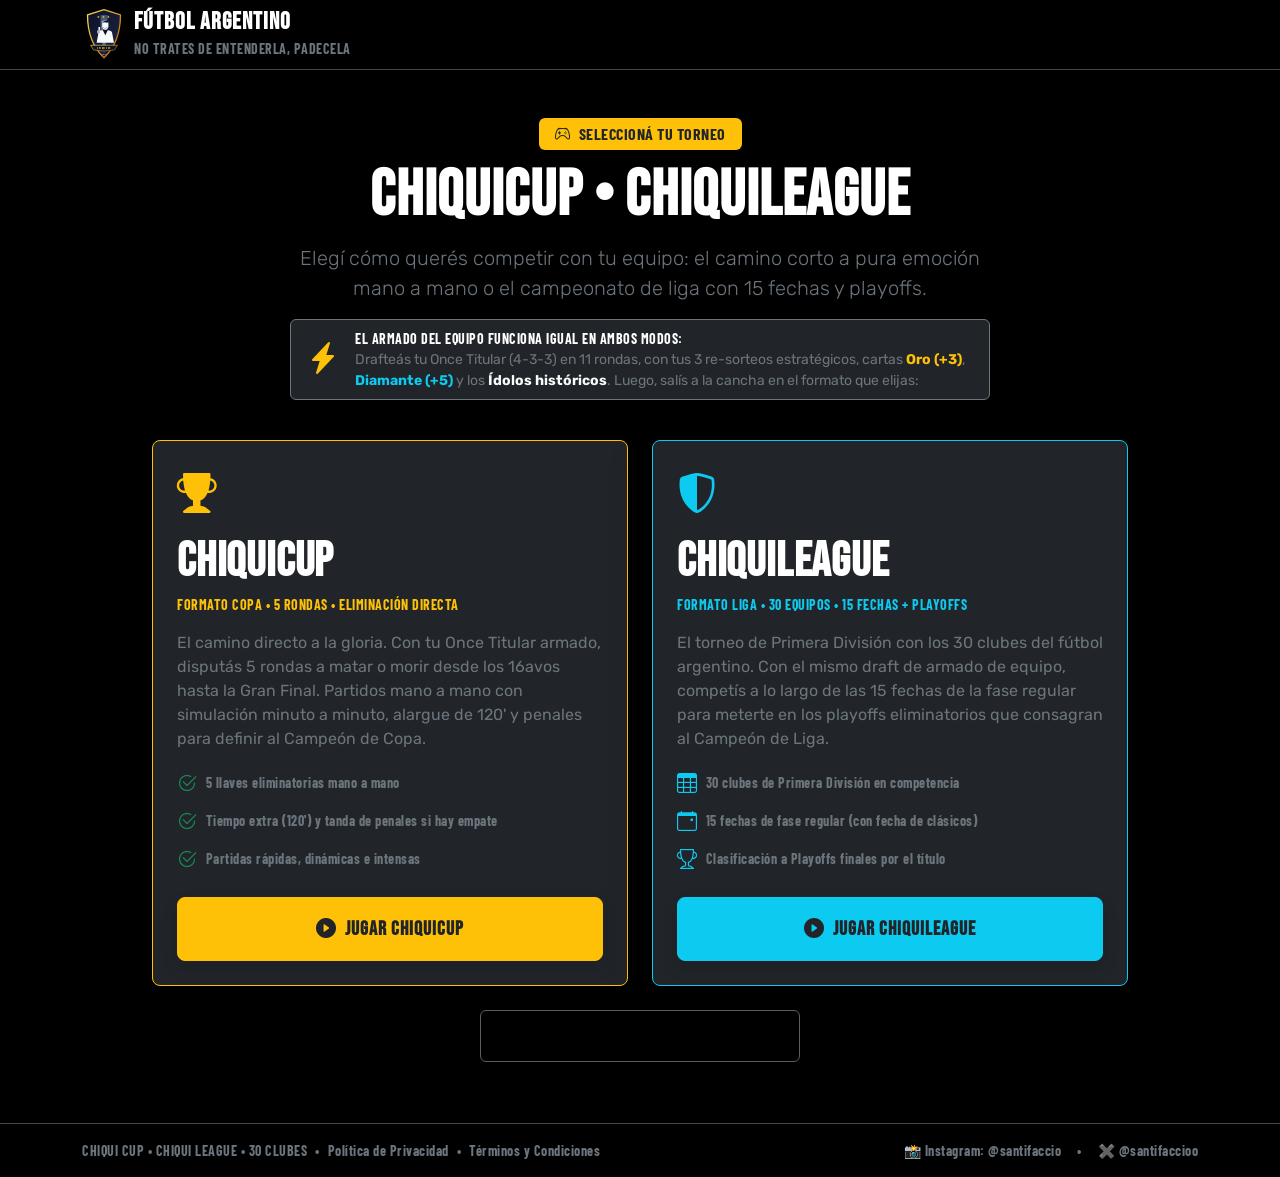
<file: index.html>
<!DOCTYPE html>
<html lang="es" data-bs-theme="dark">
<head>
    <meta charset="UTF-8">
    <meta name="viewport" content="width=device-width, initial-scale=1.0">
    <meta name="monetag" content="f763197ba24f229bb33eb475368ce488">
    <title>ChiquiCup & ChiquiLeague &bull; Menú Principal</title>
    <meta name="description" content="Elegí tu formato: ChiquiCup (Eliminación directa mano a mano) o ChiquiLeague (Liga de 30 equipos, 15 fechas y playoffs).">
    
    <link href="https://cdn.jsdelivr.net/npm/bootstrap@5.3.3/dist/css/bootstrap.min.css" rel="stylesheet">
    
    <link href="https://cdn.jsdelivr.net/npm/bootstrap-icons@1.11.3/font/bootstrap-icons.min.css" rel="stylesheet">
    
    <link rel="preconnect" href="https://fonts.googleapis.com">
    <link rel="preconnect" href="https://fonts.gstatic.com" crossorigin>
    <link href="https://fonts.googleapis.com/css2?family=Barlow+Condensed:ital,wght@0,600;0,700;0,800;0,900;1,700&family=Bebas+Neue&family=Rubik:ital,wght@0,400;0,500;0,600;0,700;1,400&display=swap" rel="stylesheet">
    <link rel="stylesheet" href="style.css">
    
    <!-- Google AdSense: Descomentar y colocar tu client ID de AdSense cuando tengas la cuenta aprobada -->
    <!-- <script async src="https://pagead2.googlesyndication.com/pagead/js/adsbygoogle.js?client=ca-pub-XXXXXXXXXXXXXXXX" crossorigin="anonymous"></script> -->
</head>
<body class="bg-black text-light min-vh-100 d-flex flex-column">

    
    <header class="navbar navbar-expand-lg bg-black border-bottom border-secondary-subtle px-3 py-2 sticky-top shadow-sm">
        <div class="container d-flex justify-content-between align-items-center">
            <div class="d-flex align-items-center gap-2">
                <div class="chiqui-logo-box">
                    <svg class="chiqui-svg" viewBox="0 0 100 120" xmlns="http://www.w3.org/2000/svg">
                        <defs>
                            <linearGradient id="shieldGrad" x1="0%" y1="0%" x2="100%" y2="100%">
                                <stop offset="0%" stop-color="#0b132b"/>
                                <stop offset="100%" stop-color="#1c2541"/>
                            </linearGradient>
                            <linearGradient id="argStripes" x1="0%" y1="0%" x2="0%" y2="100%">
                                <stop offset="0%" stop-color="#75aadb"/>
                                <stop offset="50%" stop-color="#ffffff"/>
                                <stop offset="100%" stop-color="#75aadb"/>
                            </linearGradient>
                            <linearGradient id="goldBorder" x1="0%" y1="0%" x2="100%" y2="100%">
                                <stop offset="0%" stop-color="#fde047"/>
                                <stop offset="100%" stop-color="#b45309"/>
                            </linearGradient>
                        </defs>
                        <path d="M50 4 L88 16 C88 60 76 90 50 115 C24 90 12 60 12 16 Z" fill="url(#shieldGrad)" stroke="url(#goldBorder)" stroke-width="3" stroke-linejoin="round"/>
                        <path d="M42 16 L58 16 C58 64 54 86 50 104 C46 86 42 64 42 16 Z" fill="url(#argStripes)" opacity="0.4"/>
                        <text x="50" y="24" font-size="7.5" fill="#facc15" text-anchor="middle" font-weight="900" letter-spacing="1">★ ★ ★</text>
                        <g fill="#f8fafc">
                            <path d="M46 36 C44 31 48 29 53 29 C58 29 61 31 60 36 C60 39 61 41 60 44 C59 48 56 50 53 50 C50 50 47 48 46 44 C45 41 47 39 46 36 Z"/>
                            <path d="M46 35 C48 29 56 27 60 30 C61 32 59 34 57 34 C54 32 49 32 46 35 Z" fill="#0b132b"/>
                            <path d="M48 43 C50 47 56 47 58 43 C57 48 49 48 48 43 Z" fill="#0b132b"/>
                            <path d="M37 59 C37 53 44 51 53 51 C62 51 69 53 69 59 L73 80 L33 80 Z"/>
                            <path d="M47 51 L53 63 L59 51 Z" fill="#0b132b"/>
                            <g transform="translate(19, 39) scale(0.65)">
                                <path d="M32 30 L40 24 L45 28 L37 36 Z" fill="#f8fafc"/>
                                <circle cx="30" cy="24" r="7" fill="#f8fafc"/>
                                <path d="M28 24 L28 9 C28 7 34 7 34 9 L34 24 Z" fill="#f8fafc"/>
                                <line x1="25" y1="19" x2="33" y2="19" stroke="#0b132b" stroke-width="1.3"/>
                                <line x1="24" y1="23" x2="33" y2="23" stroke="#0b132b" stroke-width="1.3"/>
                                <line x1="25" y1="27" x2="33" y2="27" stroke="#0b132b" stroke-width="1.3"/>
                            </g>
                        </g>
                        <path d="M19 86 L81 86 L74 97 L50 99 L26 97 Z" fill="#0b132b" stroke="url(#goldBorder)" stroke-width="1.5"/>
                        <text x="50" y="94.5" font-family="'Bebas Neue', sans-serif" font-size="7.5" fill="#facc15" text-anchor="middle" letter-spacing="1">CHIQUI CUP</text>
                        <text x="50" y="108" font-family="'Barlow Condensed', sans-serif" font-size="4.2" font-weight="700" fill="#94a3b8" text-anchor="middle" letter-spacing="1">GENIO!</text>
                    </svg>
                </div>
                <div>
                    <h1 class="h4 mb-0 fw-bold font-display text-white tracking-wide">FÚTBOL ARGENTINO</h1>
                    <small class="text-secondary font-mono text-uppercase">No trates de entenderla, padecela</small>
                </div>
            </div>

            
        </div>
    </header>

    
    <main class="container py-4 py-lg-5 flex-grow-1 d-flex flex-column justify-content-center">
        
        <div class="text-center mb-4">
            <span class="badge text-bg-warning text-dark font-mono px-3 py-2 fs-6 mb-2 shadow-sm text-uppercase">
                <i class="bi bi-controller me-1"></i> Seleccioná tu Torneo
            </span>
            <h1 class="display-3 fw-bold font-display text-white tracking-wide mb-2">CHIQUICUP &bull; CHIQUILEAGUE</h1>
            <p class="lead text-secondary max-w-700 mx-auto mb-3">
                Elegí cómo querés competir con tu equipo: el camino corto a pura emoción mano a mano o el campeonato de liga con 15 fechas y playoffs.
            </p>

            
            <div class="alert bg-dark bg-opacity-70 border border-secondary max-w-700 mx-auto py-2 px-3 text-start d-flex align-items-center gap-3">
                <div class="fs-2 text-warning"><i class="bi bi-lightning-charge-fill"></i></div>
                <div class="small text-secondary">
                    <strong class="text-white font-mono d-block text-uppercase">El armado del equipo funciona igual en ambos modos:</strong>
                    Drafteás tu Once Titular (4-3-3) en 11 rondas, con tus 3 re-sorteos estratégicos, cartas <span class="text-warning fw-bold">Oro (+3)</span>, <span class="text-info fw-bold">Diamante (+5)</span> y los <span class="text-light fw-bold">Ídolos históricos</span>. Luego, salís a la cancha en el formato que elijas:
                </div>
            </div>
        </div>

        
        <div class="row g-4 justify-content-center max-w-1000 mx-auto w-100">

            
            <div class="col-12 col-lg-6">
                <div class="mode-card card bg-dark border-warning h-100 p-4 shadow-lg d-flex flex-column justify-content-between position-relative overflow-hidden">
                    <div>
                        <div class="mode-icon fs-1 text-warning mb-2">
                            <i class="bi bi-trophy-fill"></i>
                        </div>
                        <h2 class="display-5 fw-bold font-display text-white mb-1">CHIQUICUP</h2>
                        <span class="text-warning font-mono small d-block mb-3 fw-bold text-uppercase">
                            Formato Copa &bull; 5 Rondas &bull; Eliminación Directa
                        </span>
                        <p class="text-secondary mb-3">
                            El camino directo a la gloria. Con tu Once Titular armado, disputás 5 rondas a matar o morir desde los 16avos hasta la Gran Final. Partidos mano a mano con simulación minuto a minuto, alargue de 120' y penales para definir al Campeón de Copa.
                        </p>

                        <ul class="list-unstyled font-mono small text-secondary mb-4 d-flex flex-column gap-2">
                            <li class="d-flex align-items-center gap-2">
                                <i class="bi bi-check2-circle text-success fs-5"></i>
                                <span>5 llaves eliminatorias mano a mano</span>
                            </li>
                            <li class="d-flex align-items-center gap-2">
                                <i class="bi bi-check2-circle text-success fs-5"></i>
                                <span>Tiempo extra (120') y tanda de penales si hay empate</span>
                            </li>
                            <li class="d-flex align-items-center gap-2">
                                <i class="bi bi-check2-circle text-success fs-5"></i>
                                <span>Partidas rápidas, dinámicas e intensas</span>
                            </li>
                        </ul>
                    </div>

                    <button type="button" onclick="openTeamNameModal('cup')" class="btn btn-warning btn-lg font-display fw-bold text-dark w-100 py-3 shadow mode-action-btn fs-5">
                        <i class="bi bi-play-circle-fill me-2"></i>JUGAR CHIQUICUP
                    </button>
                </div>
            </div>

            
            <div class="col-12 col-lg-6">
                <div class="mode-card card bg-dark border-info h-100 p-4 shadow-lg d-flex flex-column justify-content-between position-relative overflow-hidden">
                    <div>
                        <div class="mode-icon fs-1 text-info mb-2">
                            <i class="bi bi-shield-shaded"></i>
                        </div>
                        <h2 class="display-5 fw-bold font-display text-white mb-1">CHIQUILEAGUE</h2>
                        <span class="text-info font-mono small d-block mb-3 fw-bold text-uppercase">
                            Formato Liga &bull; 30 Equipos &bull; 15 Fechas + Playoffs
                        </span>
                        <p class="text-secondary mb-3">
                            El torneo de Primera División con los 30 clubes del fútbol argentino. Con el mismo draft de armado de equipo, competís a lo largo de las 15 fechas de la fase regular para meterte en los playoffs eliminatorios que consagran al Campeón de Liga.
                        </p>

                        <ul class="list-unstyled font-mono small text-secondary mb-4 d-flex flex-column gap-2">
                            <li class="d-flex align-items-center gap-2">
                                <i class="bi bi-table text-info fs-5"></i>
                                <span>30 clubes de Primera División en competencia</span>
                            </li>
                            <li class="d-flex align-items-center gap-2">
                                <i class="bi bi-calendar-event text-info fs-5"></i>
                                <span>15 fechas de fase regular (con fecha de clásicos)</span>
                            </li>
                            <li class="d-flex align-items-center gap-2">
                                <i class="bi bi-trophy text-info fs-5"></i>
                                <span>Clasificación a Playoffs finales por el título</span>
                            </li>
                        </ul>
                    </div>

                    <button type="button" onclick="openTeamNameModal('league')" class="btn btn-info btn-lg font-display fw-bold text-dark w-100 py-3 shadow mode-action-btn fs-5">
                        <i class="bi bi-play-circle-fill me-2"></i>JUGAR CHIQUILEAGUE
                    </button>
                </div>
            </div>

            <!-- ESPACIO PUBLICITARIO / ADSTERRA BANNER 320x50 COMPACTO (SOLO PC) -->
            <div class="ad-banner-container mx-auto w-100 mt-4 text-center d-none d-md-flex justify-content-center">
                <div class="ad-slot-wrapper bg-black bg-opacity-40 border border-secondary border-opacity-30 rounded p-1 text-center">
                    <script>
                        (function() {
                            var isMobile = /Android|webOS|iPhone|iPad|iPod|BlackBerry|IEMobile|Opera Mini/i.test(navigator.userAgent) || window.innerWidth <= 768;
                            if (!isMobile) {
                                window.atOptions = {
                                    'key' : '5fd6876d069e0b1140dd63d22f44209e',
                                    'format' : 'iframe',
                                    'height' : 50,
                                    'width' : 320,
                                    'params' : {}
                                };
                                document.write('<scr' + 'ipt type="text/javascript" src="https://www.highrevenueformat.com/5fd6876d069e0b1140dd63d22f44209e/invoke.js"></scr' + 'ipt>');
                            }
                        })();
                    </script>
                </div>
            </div>

        </div>
    </main>

    
    <div class="modal fade" id="teamNameModal" tabindex="-1" aria-labelledby="teamNameModalLabel" aria-hidden="true">
        <div class="modal-dialog modal-dialog-centered">
            <div class="modal-content bg-dark border border-warning shadow-lg text-light">
                <div class="modal-header border-secondary bg-black bg-opacity-60">
                    <div class="d-flex align-items-center gap-2">
                        <i class="bi bi-shield-fill-check text-warning fs-4"></i>
                        <h5 class="modal-title font-chakra fw-bold tracking-wide" id="teamNameModalLabel">NOMBRE DE TU EQUIPO</h5>
                    </div>
                    <button type="button" class="btn-close btn-close-white" data-bs-dismiss="modal" aria-label="Close"></button>
                </div>
                <div class="modal-body p-4 text-center">
                    <p class="font-mono text-secondary mb-3">
                        Ingresá el nombre con el que vas a competir. Si lo dejás en blanco, por defecto será <span class="text-warning fw-bold">ChiquiTeam</span>.
                    </p>
                    <div class="mb-3">
                        <input type="text" id="input-team-name" class="form-control form-control-lg bg-black text-white border-secondary text-center font-chakra fs-4" placeholder="ChiquiTeam" maxlength="22" autocomplete="off">
                    </div>
                    <div class="d-flex gap-2 justify-content-center">
                        <button type="button" class="btn btn-outline-secondary font-mono px-3" data-bs-dismiss="modal">CANCELAR</button>
                        <button type="button" id="btn-confirm-start" class="btn btn-warning font-chakra fw-bold px-4 fs-5 text-dark">
                            <i class="bi bi-play-fill me-1"></i> ¡A LA CANCHA!
                        </button>
                    </div>
                </div>
            </div>
        </div>
    </div>

    
    <footer class="retro-footer bg-black border-top border-secondary-subtle py-3 px-3 mt-auto">
        <div class="container d-flex justify-content-between align-items-center flex-wrap gap-3 font-mono small text-secondary">
            <div class="d-flex align-items-center gap-2 flex-wrap">
                <span>CHIQUI CUP &bull; CHIQUI LEAGUE &bull; 30 CLUBES</span>
                <span class="d-none d-md-inline">&bull;</span>
                <a href="privacy.html" class="text-secondary text-decoration-none hover-light">Política de Privacidad</a>
                <span>&bull;</span>
                <a href="terms.html" class="text-secondary text-decoration-none hover-light">Términos y Condiciones</a>
            </div>
            <div class="footer-socials d-flex align-items-center gap-3">
                <a href="https://www.instagram.com/santifaccio/" target="_blank" rel="noopener noreferrer" class="text-secondary text-decoration-none hover-light">📸 Instagram: @santifaccio</a>
                <span>&bull;</span>
                <a href="https://x.com/santifaccioo" target="_blank" rel="noopener noreferrer" class="text-secondary text-decoration-none hover-light">✖️ @santifaccioo</a>
            </div>
        </div>
    </footer>

    
    <script src="https://cdn.jsdelivr.net/npm/bootstrap@5.3.3/dist/js/bootstrap.bundle.min.js"></script>
    <script>
        let targetMode = 'cup';
        let teamNameModalInstance = null;

        function openTeamNameModal(mode) {
            targetMode = mode;
            const modalEl = document.getElementById('teamNameModal');
            if (!teamNameModalInstance) {
                teamNameModalInstance = new bootstrap.Modal(modalEl);
            }
            const input = document.getElementById('input-team-name');
            const saved = localStorage.getItem('userTeamName');
            input.value = (saved && saved !== 'Tu Equipo') ? saved : '';
            teamNameModalInstance.show();
            setTimeout(() => input.focus(), 400);
        }

        function confirmTeamNameAndStart() {
            const input = document.getElementById('input-team-name');
            let name = (input.value || '').trim();
            if (!name) {
                name = 'ChiquiTeam';
            }
            localStorage.setItem('userTeamName', name);
            if (teamNameModalInstance) {
                teamNameModalInstance.hide();
            }
            const targetPage = (targetMode === 'league') ? 'chiquileague.html' : 'chiquicup.html';
            window.location.href = `${targetPage}?name=${encodeURIComponent(name)}`;
        }

        document.addEventListener('DOMContentLoaded', () => {
            const confirmBtn = document.getElementById('btn-confirm-start');
            if (confirmBtn) {
                confirmBtn.addEventListener('click', confirmTeamNameAndStart);
            }
            const input = document.getElementById('input-team-name');
            if (input) {
                input.addEventListener('keydown', (e) => {
                    if (e.key === 'Enter') {
                        e.preventDefault();
                        confirmTeamNameAndStart();
                    }
                });
            }
        });
    </script>
    

</body>
</html>
</file>
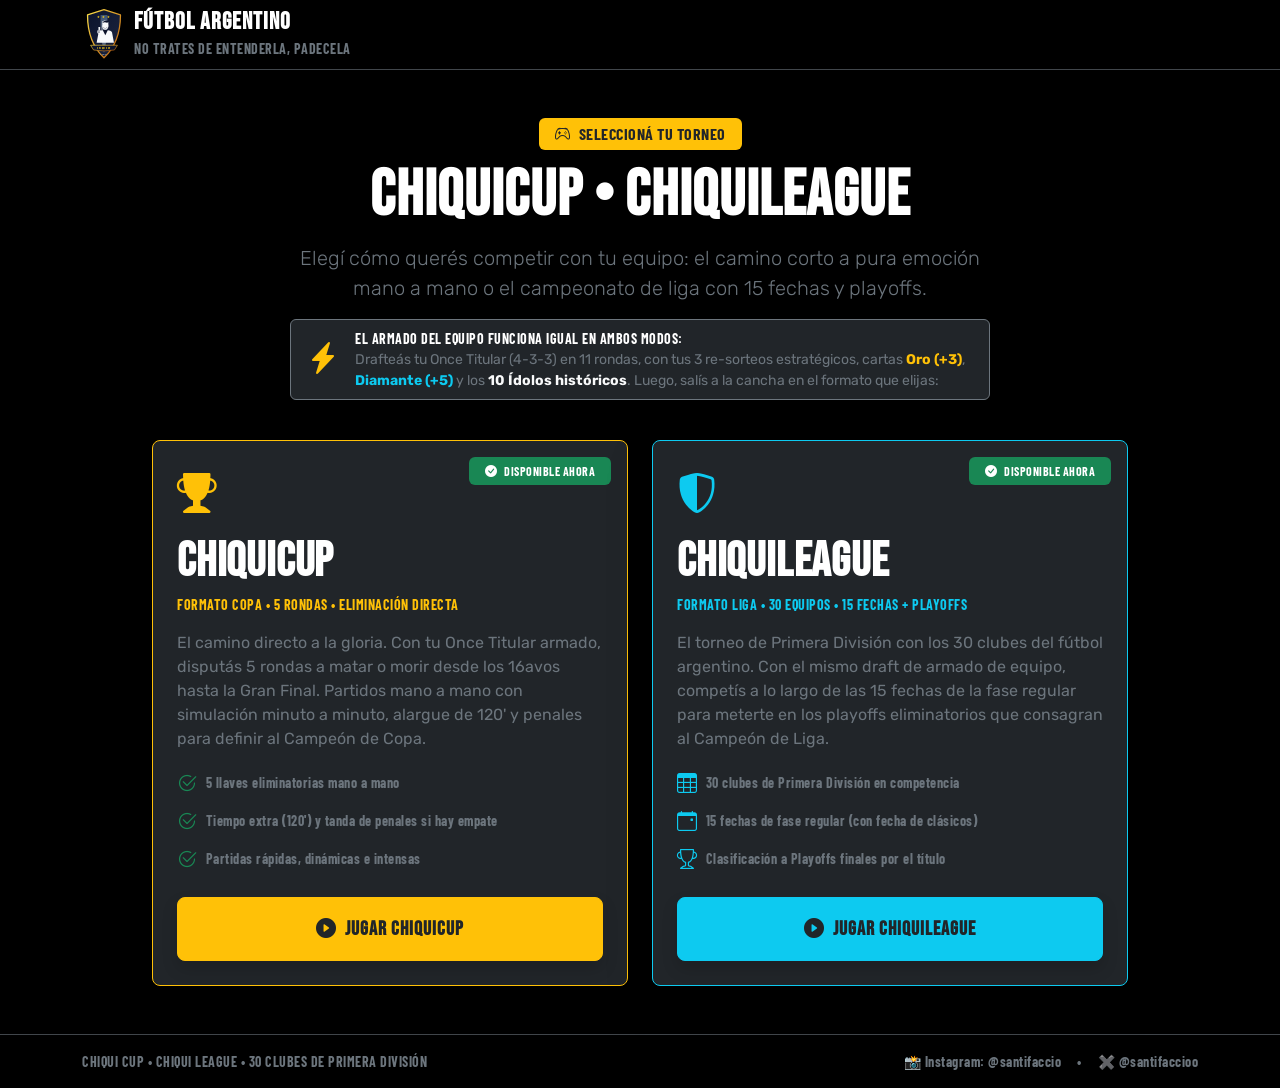
<file: web/index.html>
<!DOCTYPE html>
<html lang="es" data-bs-theme="dark">
<head>
    <meta charset="UTF-8">
    <meta name="viewport" content="width=device-width, initial-scale=1.0">
    <title>ChiquiCup & ChiquiLeague &bull; Menú Principal</title>
    <meta name="description" content="Elegí tu formato: ChiquiCup (Eliminación directa mano a mano) o ChiquiLeague (Liga de 30 equipos, 15 fechas y playoffs).">
    
    <link href="https://cdn.jsdelivr.net/npm/bootstrap@5.3.3/dist/css/bootstrap.min.css" rel="stylesheet">
    
    <link href="https://cdn.jsdelivr.net/npm/bootstrap-icons@1.11.3/font/bootstrap-icons.min.css" rel="stylesheet">
    
    <link rel="preconnect" href="https://fonts.googleapis.com">
    <link rel="preconnect" href="https://fonts.gstatic.com" crossorigin>
    <link href="https://fonts.googleapis.com/css2?family=Barlow+Condensed:ital,wght@0,600;0,700;0,800;0,900;1,700&family=Bebas+Neue&family=Rubik:ital,wght@0,400;0,500;0,600;0,700;1,400&display=swap" rel="stylesheet">
    <link rel="stylesheet" href="style.css">
</head>
<body class="bg-black text-light min-vh-100 d-flex flex-column">

    
    <header class="navbar navbar-expand-lg bg-black border-bottom border-secondary-subtle px-3 py-2 sticky-top shadow-sm">
        <div class="container d-flex justify-content-between align-items-center">
            <div class="d-flex align-items-center gap-2">
                <div class="chiqui-logo-box">
                    <svg class="chiqui-svg" viewBox="0 0 100 120" xmlns="http://www.w3.org/2000/svg">
                        <defs>
                            <linearGradient id="shieldGrad" x1="0%" y1="0%" x2="100%" y2="100%">
                                <stop offset="0%" stop-color="#0b132b"/>
                                <stop offset="100%" stop-color="#1c2541"/>
                            </linearGradient>
                            <linearGradient id="argStripes" x1="0%" y1="0%" x2="0%" y2="100%">
                                <stop offset="0%" stop-color="#75aadb"/>
                                <stop offset="50%" stop-color="#ffffff"/>
                                <stop offset="100%" stop-color="#75aadb"/>
                            </linearGradient>
                            <linearGradient id="goldBorder" x1="0%" y1="0%" x2="100%" y2="100%">
                                <stop offset="0%" stop-color="#fde047"/>
                                <stop offset="100%" stop-color="#b45309"/>
                            </linearGradient>
                        </defs>
                        <path d="M50 4 L88 16 C88 60 76 90 50 115 C24 90 12 60 12 16 Z" fill="url(#shieldGrad)" stroke="url(#goldBorder)" stroke-width="3" stroke-linejoin="round"/>
                        <path d="M42 16 L58 16 C58 64 54 86 50 104 C46 86 42 64 42 16 Z" fill="url(#argStripes)" opacity="0.4"/>
                        <text x="50" y="24" font-size="7.5" fill="#facc15" text-anchor="middle" font-weight="900" letter-spacing="1">★ ★ ★</text>
                        <g fill="#f8fafc">
                            <path d="M46 36 C44 31 48 29 53 29 C58 29 61 31 60 36 C60 39 61 41 60 44 C59 48 56 50 53 50 C50 50 47 48 46 44 C45 41 47 39 46 36 Z"/>
                            <path d="M46 35 C48 29 56 27 60 30 C61 32 59 34 57 34 C54 32 49 32 46 35 Z" fill="#0b132b"/>
                            <path d="M48 43 C50 47 56 47 58 43 C57 48 49 48 48 43 Z" fill="#0b132b"/>
                            <path d="M37 59 C37 53 44 51 53 51 C62 51 69 53 69 59 L73 80 L33 80 Z"/>
                            <path d="M47 51 L53 63 L59 51 Z" fill="#0b132b"/>
                            <g transform="translate(19, 39) scale(0.65)">
                                <path d="M32 30 L40 24 L45 28 L37 36 Z" fill="#f8fafc"/>
                                <circle cx="30" cy="24" r="7" fill="#f8fafc"/>
                                <path d="M28 24 L28 9 C28 7 34 7 34 9 L34 24 Z" fill="#f8fafc"/>
                                <line x1="25" y1="19" x2="33" y2="19" stroke="#0b132b" stroke-width="1.3"/>
                                <line x1="24" y1="23" x2="33" y2="23" stroke="#0b132b" stroke-width="1.3"/>
                                <line x1="25" y1="27" x2="33" y2="27" stroke="#0b132b" stroke-width="1.3"/>
                            </g>
                        </g>
                        <path d="M19 86 L81 86 L74 97 L50 99 L26 97 Z" fill="#0b132b" stroke="url(#goldBorder)" stroke-width="1.5"/>
                        <text x="50" y="94.5" font-family="'Bebas Neue', sans-serif" font-size="7.5" fill="#facc15" text-anchor="middle" letter-spacing="1">CHIQUI CUP</text>
                        <text x="50" y="108" font-family="'Barlow Condensed', sans-serif" font-size="4.2" font-weight="700" fill="#94a3b8" text-anchor="middle" letter-spacing="1">GENIO!</text>
                    </svg>
                </div>
                <div>
                    <h1 class="h4 mb-0 fw-bold font-display text-white tracking-wide">FÚTBOL ARGENTINO</h1>
                    <small class="text-secondary font-mono text-uppercase">No trates de entenderla, padecela</small>
                </div>
            </div>

            
        </div>
    </header>

    
    <main class="container py-4 py-lg-5 flex-grow-1 d-flex flex-column justify-content-center">
        
        <div class="text-center mb-4">
            <span class="badge text-bg-warning text-dark font-mono px-3 py-2 fs-6 mb-2 shadow-sm text-uppercase">
                <i class="bi bi-controller me-1"></i> Seleccioná tu Torneo
            </span>
            <h1 class="display-3 fw-bold font-display text-white tracking-wide mb-2">CHIQUICUP &bull; CHIQUILEAGUE</h1>
            <p class="lead text-secondary max-w-700 mx-auto mb-3">
                Elegí cómo querés competir con tu equipo: el camino corto a pura emoción mano a mano o el campeonato de liga con 15 fechas y playoffs.
            </p>

            
            <div class="alert bg-dark bg-opacity-70 border border-secondary max-w-700 mx-auto py-2 px-3 text-start d-flex align-items-center gap-3">
                <div class="fs-2 text-warning"><i class="bi bi-lightning-charge-fill"></i></div>
                <div class="small text-secondary">
                    <strong class="text-white font-mono d-block text-uppercase">El armado del equipo funciona igual en ambos modos:</strong>
                    Drafteás tu Once Titular (4-3-3) en 11 rondas, con tus 3 re-sorteos estratégicos, cartas <span class="text-warning fw-bold">Oro (+3)</span>, <span class="text-info fw-bold">Diamante (+5)</span> y los <span class="text-light fw-bold">10 Ídolos históricos</span>. Luego, salís a la cancha en el formato que elijas:
                </div>
            </div>
        </div>

        
        <div class="row g-4 justify-content-center max-w-1000 mx-auto w-100">

            
            <div class="col-12 col-lg-6">
                <div class="mode-card card bg-dark border-warning h-100 p-4 shadow-lg d-flex flex-column justify-content-between position-relative overflow-hidden">
                    <div class="mode-card-badge position-absolute top-0 end-0 m-3">
                        <span class="badge text-bg-success font-mono px-3 py-2">
                            <i class="bi bi-check-circle-fill me-1"></i> DISPONIBLE AHORA
                        </span>
                    </div>

                    <div>
                        <div class="mode-icon fs-1 text-warning mb-2">
                            <i class="bi bi-trophy-fill"></i>
                        </div>
                        <h2 class="display-5 fw-bold font-display text-white mb-1">CHIQUICUP</h2>
                        <span class="text-warning font-mono small d-block mb-3 fw-bold text-uppercase">
                            Formato Copa &bull; 5 Rondas &bull; Eliminación Directa
                        </span>
                        <p class="text-secondary mb-3">
                            El camino directo a la gloria. Con tu Once Titular armado, disputás 5 rondas a matar o morir desde los 16avos hasta la Gran Final. Partidos mano a mano con simulación minuto a minuto, alargue de 120' y penales para definir al Campeón de Copa.
                        </p>

                        <ul class="list-unstyled font-mono small text-secondary mb-4 d-flex flex-column gap-2">
                            <li class="d-flex align-items-center gap-2">
                                <i class="bi bi-check2-circle text-success fs-5"></i>
                                <span>5 llaves eliminatorias mano a mano</span>
                            </li>
                            <li class="d-flex align-items-center gap-2">
                                <i class="bi bi-check2-circle text-success fs-5"></i>
                                <span>Tiempo extra (120') y tanda de penales si hay empate</span>
                            </li>
                            <li class="d-flex align-items-center gap-2">
                                <i class="bi bi-check2-circle text-success fs-5"></i>
                                <span>Partidas rápidas, dinámicas e intensas</span>
                            </li>
                        </ul>
                    </div>

                    <button type="button" onclick="openTeamNameModal('cup')" class="btn btn-warning btn-lg font-display fw-bold text-dark w-100 py-3 shadow mode-action-btn fs-5">
                        <i class="bi bi-play-circle-fill me-2"></i>JUGAR CHIQUICUP
                    </button>
                </div>
            </div>

            
            <div class="col-12 col-lg-6">
                <div class="mode-card card bg-dark border-info h-100 p-4 shadow-lg d-flex flex-column justify-content-between position-relative overflow-hidden">
                    <div class="mode-card-badge position-absolute top-0 end-0 m-3">
                        <span class="badge text-bg-success font-mono px-3 py-2">
                            <i class="bi bi-check-circle-fill me-1"></i> DISPONIBLE AHORA
                        </span>
                    </div>

                    <div>
                        <div class="mode-icon fs-1 text-info mb-2">
                            <i class="bi bi-shield-shaded"></i>
                        </div>
                        <h2 class="display-5 fw-bold font-display text-white mb-1">CHIQUILEAGUE</h2>
                        <span class="text-info font-mono small d-block mb-3 fw-bold text-uppercase">
                            Formato Liga &bull; 30 Equipos &bull; 15 Fechas + Playoffs
                        </span>
                        <p class="text-secondary mb-3">
                            El torneo de Primera División con los 30 clubes del fútbol argentino. Con el mismo draft de armado de equipo, competís a lo largo de las 15 fechas de la fase regular para meterte en los playoffs eliminatorios que consagran al Campeón de Liga.
                        </p>

                        <ul class="list-unstyled font-mono small text-secondary mb-4 d-flex flex-column gap-2">
                            <li class="d-flex align-items-center gap-2">
                                <i class="bi bi-table text-info fs-5"></i>
                                <span>30 clubes de Primera División en competencia</span>
                            </li>
                            <li class="d-flex align-items-center gap-2">
                                <i class="bi bi-calendar-event text-info fs-5"></i>
                                <span>15 fechas de fase regular (con fecha de clásicos)</span>
                            </li>
                            <li class="d-flex align-items-center gap-2">
                                <i class="bi bi-trophy text-info fs-5"></i>
                                <span>Clasificación a Playoffs finales por el título</span>
                            </li>
                        </ul>
                    </div>

                    <button type="button" onclick="openTeamNameModal('league')" class="btn btn-info btn-lg font-display fw-bold text-dark w-100 py-3 shadow mode-action-btn fs-5">
                        <i class="bi bi-play-circle-fill me-2"></i>JUGAR CHIQUILEAGUE
                    </button>
                </div>
            </div>

        </div>
    </main>

    
    <div class="modal fade" id="teamNameModal" tabindex="-1" aria-labelledby="teamNameModalLabel" aria-hidden="true">
        <div class="modal-dialog modal-dialog-centered">
            <div class="modal-content bg-dark border border-warning shadow-lg text-light">
                <div class="modal-header border-secondary bg-black bg-opacity-60">
                    <div class="d-flex align-items-center gap-2">
                        <i class="bi bi-shield-fill-check text-warning fs-4"></i>
                        <h5 class="modal-title font-chakra fw-bold tracking-wide" id="teamNameModalLabel">NOMBRE DE TU EQUIPO</h5>
                    </div>
                    <button type="button" class="btn-close btn-close-white" data-bs-dismiss="modal" aria-label="Close"></button>
                </div>
                <div class="modal-body p-4 text-center">
                    <p class="font-mono text-secondary mb-3">
                        Ingresá el nombre con el que vas a competir. Si lo dejás en blanco, por defecto será <span class="text-warning fw-bold">ChiquiTeam</span>.
                    </p>
                    <div class="mb-3">
                        <input type="text" id="input-team-name" class="form-control form-control-lg bg-black text-white border-secondary text-center font-chakra fs-4" placeholder="ChiquiTeam" maxlength="22" autocomplete="off">
                    </div>
                    <div class="d-flex gap-2 justify-content-center">
                        <button type="button" class="btn btn-outline-secondary font-mono px-3" data-bs-dismiss="modal">CANCELAR</button>
                        <button type="button" id="btn-confirm-start" class="btn btn-warning font-chakra fw-bold px-4 fs-5 text-dark">
                            <i class="bi bi-play-fill me-1"></i> ¡A LA CANCHA!
                        </button>
                    </div>
                </div>
            </div>
        </div>
    </div>

    
    <footer class="retro-footer bg-black border-top border-secondary-subtle py-3 px-3 mt-auto">
        <div class="container d-flex justify-content-between align-items-center flex-wrap gap-2 font-mono small text-secondary">
            <span>CHIQUI CUP &bull; CHIQUI LEAGUE &bull; 30 CLUBES DE PRIMERA DIVISIÓN</span>
            <div class="footer-socials d-flex align-items-center gap-3">
                <a href="https://www.instagram.com/santifaccio/" target="_blank" rel="noopener noreferrer" class="text-secondary text-decoration-none hover-light">📸 Instagram: @santifaccio</a>
                <span>&bull;</span>
                <a href="https://x.com/santifaccioo" target="_blank" rel="noopener noreferrer" class="text-secondary text-decoration-none hover-light">✖️ @santifaccioo</a>
            </div>
        </div>
    </footer>

    
    <script src="https://cdn.jsdelivr.net/npm/bootstrap@5.3.3/dist/js/bootstrap.bundle.min.js"></script>
    <script>
        let targetMode = 'cup';
        let teamNameModalInstance = null;

        function openTeamNameModal(mode) {
            targetMode = mode;
            const modalEl = document.getElementById('teamNameModal');
            if (!teamNameModalInstance) {
                teamNameModalInstance = new bootstrap.Modal(modalEl);
            }
            const input = document.getElementById('input-team-name');
            const saved = localStorage.getItem('userTeamName');
            input.value = (saved && saved !== 'Tu Equipo') ? saved : '';
            teamNameModalInstance.show();
            setTimeout(() => input.focus(), 400);
        }

        function confirmTeamNameAndStart() {
            const input = document.getElementById('input-team-name');
            let name = (input.value || '').trim();
            if (!name) {
                name = 'ChiquiTeam';
            }
            localStorage.setItem('userTeamName', name);
            if (teamNameModalInstance) {
                teamNameModalInstance.hide();
            }
            const targetPage = (targetMode === 'league') ? 'chiquileague.html' : 'chiquicup.html';
            window.location.href = `${targetPage}?name=${encodeURIComponent(name)}`;
        }

        document.addEventListener('DOMContentLoaded', () => {
            const confirmBtn = document.getElementById('btn-confirm-start');
            if (confirmBtn) {
                confirmBtn.addEventListener('click', confirmTeamNameAndStart);
            }
            const input = document.getElementById('input-team-name');
            if (input) {
                input.addEventListener('keydown', (e) => {
                    if (e.key === 'Enter') {
                        e.preventDefault();
                        confirmTeamNameAndStart();
                    }
                });
            }
        });
    </script>
</body>
</html>
</file>
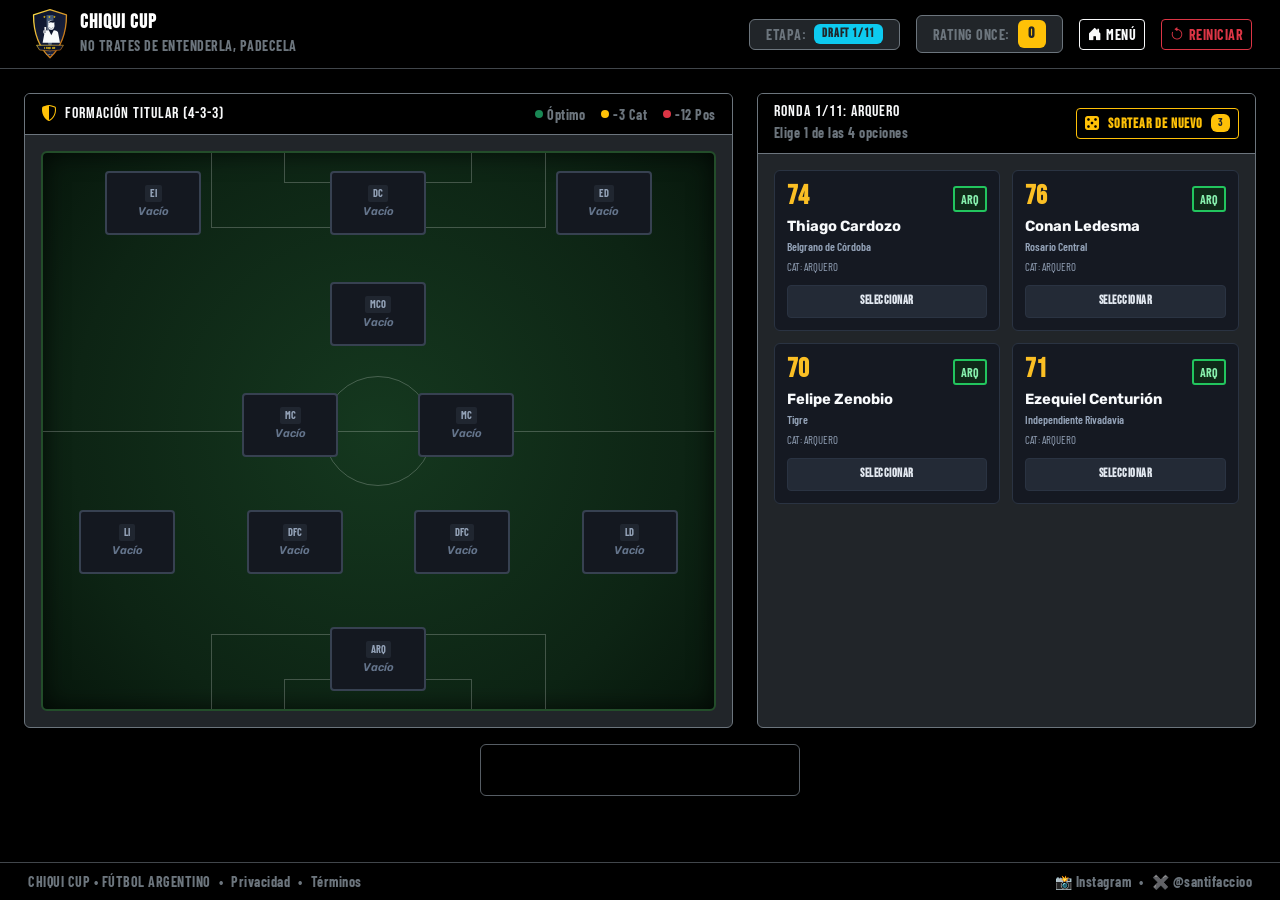
<file: chiquicup.html>
<!DOCTYPE html>
<html lang="es" data-bs-theme="dark">
<head>
    <meta charset="UTF-8">
    <meta name="viewport" content="width=device-width, initial-scale=1.0">
    <meta name="monetag" content="f763197ba24f229bb33eb475368ce488">
    <title>ChiquiCup - Torneo Oficial &bull; Fútbol Argentino</title>
    <meta name="description" content="ChiquiCup: Simulador de draft y playoffs de 32 clubes del fútbol argentino. No trates de entenderla, padecela.">
    
    <link href="https://cdn.jsdelivr.net/npm/bootstrap@5.3.3/dist/css/bootstrap.min.css" rel="stylesheet">
    
    <link href="https://cdn.jsdelivr.net/npm/bootstrap-icons@1.11.3/font/bootstrap-icons.min.css" rel="stylesheet">
    
    <link rel="preconnect" href="https://fonts.googleapis.com">
    <link rel="preconnect" href="https://fonts.gstatic.com" crossorigin>
    <link href="https://fonts.googleapis.com/css2?family=Barlow+Condensed:ital,wght@0,600;0,700;0,800;0,900;1,700&family=Bebas+Neue&family=Rubik:ital,wght@0,400;0,500;0,600;0,700;1,400&display=swap" rel="stylesheet">
    <link rel="stylesheet" href="style.css">
    
    <!-- Google AdSense: Descomentar y colocar tu client ID cuando tengas la cuenta aprobada -->
    <!-- <script async src="https://pagead2.googlesyndication.com/pagead/js/adsbygoogle.js?client=ca-pub-XXXXXXXXXXXXXXXX" crossorigin="anonymous"></script> -->
</head>
<body class="bg-black text-light min-vh-100 d-flex flex-column">

    
    <header class="navbar navbar-expand-lg bg-black border-bottom border-secondary-subtle px-3 py-2 sticky-top shadow-sm">
        <div class="container-fluid d-flex justify-content-between align-items-center flex-wrap gap-2">
            <div class="d-flex align-items-center gap-2">
                
                <div class="chiqui-logo-box">
                    <svg class="chiqui-svg" viewBox="0 0 100 120" xmlns="http://www.w3.org/2000/svg">
                        <defs>
                            <linearGradient id="shieldGrad" x1="0%" y1="0%" x2="100%" y2="100%">
                                <stop offset="0%" stop-color="#0b132b"/>
                                <stop offset="100%" stop-color="#1c2541"/>
                            </linearGradient>
                            <linearGradient id="argStripes" x1="0%" y1="0%" x2="0%" y2="100%">
                                <stop offset="0%" stop-color="#75aadb"/>
                                <stop offset="50%" stop-color="#ffffff"/>
                                <stop offset="100%" stop-color="#75aadb"/>
                            </linearGradient>
                            <linearGradient id="goldBorder" x1="0%" y1="0%" x2="100%" y2="100%">
                                <stop offset="0%" stop-color="#fde047"/>
                                <stop offset="100%" stop-color="#b45309"/>
                            </linearGradient>
                        </defs>
                        <path d="M50 4 L88 16 C88 60 76 90 50 115 C24 90 12 60 12 16 Z" fill="url(#shieldGrad)" stroke="url(#goldBorder)" stroke-width="3" stroke-linejoin="round"/>
                        <path d="M42 16 L58 16 C58 64 54 86 50 104 C46 86 42 64 42 16 Z" fill="url(#argStripes)" opacity="0.4"/>
                        <text x="50" y="24" font-size="7.5" fill="#facc15" text-anchor="middle" font-weight="900" letter-spacing="1">★ ★ ★</text>
                        <g fill="#f8fafc">
                            <path d="M46 36 C44 31 48 29 53 29 C58 29 61 31 60 36 C60 39 61 41 60 44 C59 48 56 50 53 50 C50 50 47 48 46 44 C45 41 47 39 46 36 Z"/>
                            <path d="M46 35 C48 29 56 27 60 30 C61 32 59 34 57 34 C54 32 49 32 46 35 Z" fill="#0b132b"/>
                            <path d="M48 43 C50 47 56 47 58 43 C57 48 49 48 48 43 Z" fill="#0b132b"/>
                            <path d="M37 59 C37 53 44 51 53 51 C62 51 69 53 69 59 L73 80 L33 80 Z"/>
                            <path d="M47 51 L53 63 L59 51 Z" fill="#0b132b"/>
                            <g transform="translate(19, 39) scale(0.65)">
                                <path d="M32 30 L40 24 L45 28 L37 36 Z" fill="#f8fafc"/>
                                <circle cx="30" cy="24" r="7" fill="#f8fafc"/>
                                <path d="M28 24 L28 9 C28 7 34 7 34 9 L34 24 Z" fill="#f8fafc"/>
                                <line x1="25" y1="19" x2="33" y2="19" stroke="#0b132b" stroke-width="1.3"/>
                                <line x1="24" y1="23" x2="33" y2="23" stroke="#0b132b" stroke-width="1.3"/>
                                <line x1="25" y1="27" x2="33" y2="27" stroke="#0b132b" stroke-width="1.3"/>
                            </g>
                        </g>
                        <path d="M19 86 L81 86 L74 97 L50 99 L26 97 Z" fill="#0b132b" stroke="url(#goldBorder)" stroke-width="1.5"/>
                        <text x="50" y="94.5" font-family="'Bebas Neue', sans-serif" font-size="6.8" font-weight="900" fill="#facc15" text-anchor="middle" letter-spacing="0.5">CHIQUI CUP</text>
                        <text x="50" y="108" font-family="'Barlow Condensed', sans-serif" font-size="4.2" font-weight="700" fill="#94a3b8" text-anchor="middle" letter-spacing="1">GENIO!</text>
                    </svg>
                </div>
                <div>
                    <h1 class="h5 mb-0 fw-bold font-chakra text-white tracking-wide">CHIQUI CUP</h1>
                    <small class="text-secondary font-mono d-none d-sm-inline">NO TRATES DE ENTENDERLA, PADECELA</small>
                </div>
            </div>

            
            <div class="d-flex align-items-center gap-2 gap-sm-3 flex-wrap">
                <div class="d-flex align-items-center gap-2 bg-dark px-2 px-sm-3 py-1 rounded border border-secondary">
                    <span class="text-secondary small font-mono text-uppercase">Etapa:</span>
                    <span id="header-phase" class="badge text-bg-info text-dark font-chakra fw-bold">Draft 1/11</span>
                </div>
                <div class="d-flex align-items-center gap-2 bg-dark px-2 px-sm-3 py-1 rounded border border-secondary">
                    <span class="text-secondary small font-mono text-uppercase">Rating Once:</span>
                    <span id="header-rating" class="badge text-bg-warning text-dark font-chakra fw-bold fs-6">0.0</span>
                </div>
                <a href="index.html" class="btn btn-outline-light btn-sm font-mono d-flex align-items-center gap-1 shadow-sm" title="Volver al Menú Principal"><i class="bi bi-house-door-fill"></i><span class="d-none d-md-inline">MENÚ</span></a>
                <button id="btn-restart" class="btn btn-outline-danger btn-sm font-mono d-flex align-items-center gap-1 shadow-sm" title="Reiniciar partida">
                    <i class="bi bi-arrow-counterclockwise"></i>
                    <span class="d-none d-md-inline">REINICIAR</span>
                </button>
            </div>
        </div>
    </header>

    
    <main class="container-fluid flex-grow-1 p-2 p-md-3 p-xl-4">
        <div class="row g-3 g-xl-4 h-100">

            
            <section class="col-12 col-xl-7 col-xxl-7 d-flex flex-column">
                <div class="card bg-dark border-secondary h-100 shadow">
                    <div class="card-header bg-black bg-opacity-60 border-secondary d-flex justify-content-between align-items-center py-2 px-3">
                        <div class="d-flex align-items-center gap-2">
                            <i class="bi bi-shield-shaded text-warning"></i>
                            <h2 class="h6 mb-0 font-chakra text-uppercase text-light tracking-wide">FORMACIÓN TITULAR (4-3-3)</h2>
                        </div>
                        <div class="d-flex align-items-center gap-2 gap-sm-3 font-mono small text-secondary">
                            <span class="d-flex align-items-center gap-1"><span class="badge-dot bg-success"></span> Óptimo</span>
                            <span class="d-flex align-items-center gap-1"><span class="badge-dot bg-warning"></span> -3 Cat</span>
                            <span class="d-flex align-items-center gap-1"><span class="badge-dot bg-danger"></span> -12 Pos</span>
                        </div>
                    </div>

                    <div class="card-body p-2 p-md-3 d-flex flex-column justify-content-center">
                        <div class="tactical-board" id="tactical-pitch">
                            <div class="pitch-lines">
                                <div class="box-penalty top"></div>
                                <div class="box-goal top"></div>
                                <div class="center-circle"></div>
                                <div class="center-line"></div>
                                <div class="box-penalty bottom"></div>
                                <div class="box-goal bottom"></div>
                            </div>

                            
                            <div class="line-row forwards">
                                <div class="tactical-slot" data-slot="8" id="slot-8">
                                    <span class="pos-tag">EI</span>
                                    <div class="slot-body empty">Vacío</div>
                                </div>
                                <div class="tactical-slot" data-slot="9" id="slot-9">
                                    <span class="pos-tag">DC</span>
                                    <div class="slot-body empty">Vacío</div>
                                </div>
                                <div class="tactical-slot" data-slot="10" id="slot-10">
                                    <span class="pos-tag">ED</span>
                                    <div class="slot-body empty">Vacío</div>
                                </div>
                            </div>

                            
                            <div class="line-row am-line">
                                <div class="tactical-slot" data-slot="7" id="slot-7">
                                    <span class="pos-tag">MCO</span>
                                    <div class="slot-body empty">Vacío</div>
                                </div>
                            </div>

                            
                            <div class="line-row mids">
                                <div class="tactical-slot" data-slot="5" id="slot-5">
                                    <span class="pos-tag">MC</span>
                                    <div class="slot-body empty">Vacío</div>
                                </div>
                                <div class="tactical-slot" data-slot="6" id="slot-6">
                                    <span class="pos-tag">MC</span>
                                    <div class="slot-body empty">Vacío</div>
                                </div>
                            </div>

                            
                            <div class="line-row defenders">
                                <div class="tactical-slot" data-slot="1" id="slot-1">
                                    <span class="pos-tag">LI</span>
                                    <div class="slot-body empty">Vacío</div>
                                </div>
                                <div class="tactical-slot" data-slot="2" id="slot-2">
                                    <span class="pos-tag">DFC</span>
                                    <div class="slot-body empty">Vacío</div>
                                </div>
                                <div class="tactical-slot" data-slot="3" id="slot-3">
                                    <span class="pos-tag">DFC</span>
                                    <div class="slot-body empty">Vacío</div>
                                </div>
                                <div class="tactical-slot" data-slot="4" id="slot-4">
                                    <span class="pos-tag">LD</span>
                                    <div class="slot-body empty">Vacío</div>
                                </div>
                            </div>

                            
                            <div class="line-row goalkeeper">
                                <div class="tactical-slot" data-slot="0" id="slot-0">
                                    <span class="pos-tag">ARQ</span>
                                    <div class="slot-body empty">Vacío</div>
                                </div>
                            </div>
                        </div>
                    </div>
                </div>
            </section>

            
            <section class="col-12 col-xl-5 col-xxl-5 d-flex flex-column">

                
                <div id="draft-section" class="card bg-dark border-secondary h-100 shadow">
                    <div class="card-header bg-black bg-opacity-60 border-secondary d-flex justify-content-between align-items-center py-2 px-3 flex-wrap gap-2">
                        <div>
                            <h2 id="draft-round-title" class="h6 mb-0 font-chakra text-uppercase text-light tracking-wide">Ronda 1/11: Arquero</h2>
                            <small class="text-secondary font-mono">Elige 1 de las 4 opciones</small>
                        </div>
                        <div class="d-flex align-items-center gap-2 flex-wrap">
                            <button id="btn-reroll-draft" class="btn btn-outline-warning btn-sm font-chakra fw-bold d-flex align-items-center gap-2 shadow-sm" title="Sortear 4 opciones nuevas">
                                <i class="bi bi-dice-5-fill"></i>
                                <span class="reroll-text">SORTEAR DE NUEVO</span>
                                <span class="badge bg-warning text-dark font-mono" id="reroll-badge">3</span>
                            </button>
                            <button id="btn-bonus-reroll" class="btn btn-warning btn-sm font-chakra fw-bold d-none align-items-center gap-1 shadow-sm text-dark btn-bonus-reroll-pulse" title="Obtener +1 re-sorteo extra viendo un anuncio de 5s">
                                <i class="bi bi-gift-fill"></i>
                                <span>+1 RE-SORTEO</span>
                                <span class="badge bg-black text-warning font-mono" id="bonus-reroll-badge">1</span>
                            </button>
                        </div>
                    </div>

                    <div class="card-body p-3 overflow-y-auto">
                        <div class="choices-grid" id="choices-container">
                            
                        </div>
                    </div>
                </div>

                
                <div id="cup-section" class="card bg-dark border-secondary h-100 shadow hidden">
                    <div class="card-header bg-black bg-opacity-60 border-secondary py-2 px-3 text-center">
                        <h2 id="cup-stage-title" class="h5 mb-0 font-chakra text-uppercase text-warning fw-bold tracking-wide">COPA - DIECISEISAVOS DE FINAL</h2>
                    </div>

                    <div class="card-body p-3 d-flex flex-column gap-3 overflow-y-auto">
                        
                        <div class="match-fixture bg-black bg-opacity-50 border border-secondary rounded p-3 text-center shadow-sm">
                            <div class="row align-items-center g-2">
                                <div class="col-5">
                                    <div class="fixture-name font-chakra fw-bold fs-5 text-truncate">TU EQUIPO</div>
                                    <div class="badge text-bg-warning text-dark font-chakra fw-bold" id="cup-user-rating">78.0</div>
                                </div>
                                <div class="col-2">
                                    <span class="fixture-vs badge bg-secondary text-uppercase font-mono">VS</span>
                                </div>
                                <div class="col-5">
                                    <div class="fixture-name font-chakra fw-bold fs-5 text-truncate text-warning" id="rival-name">Boca Juniors</div>
                                    <div class="badge text-bg-secondary font-chakra fw-bold" id="rival-rating">80.0</div>
                                </div>
                            </div>
                        </div>

                        
                        <div class="d-flex justify-content-between align-items-center gap-2 flex-wrap">
                            <button id="btn-play-match" class="btn btn-success btn-lg font-chakra fw-bold flex-grow-1 shadow">
                                <i class="bi bi-play-circle-fill me-1"></i> COMENZAR PARTIDO
                            </button>
                            <div class="speed-toggle-container d-flex align-items-center gap-2 bg-dark px-3 py-2 rounded border border-secondary">
                                <span class="speed-label small font-mono text-secondary">Vel:</span>
                                <button id="btn-speed-toggle" class="btn btn-sm btn-outline-warning font-mono active">1x Normal</button>
                            </div>
                        </div>

                        
                        <div id="match-live-board" class="retro-scoreboard bg-black bg-opacity-70 border border-secondary rounded p-3 hidden shadow">
                            <div class="scoreboard-main d-flex justify-content-between align-items-center py-2 px-3 bg-dark rounded border border-secondary mb-3">
                                <div class="board-team text-center">
                                    <span class="board-name font-chakra text-secondary small d-block">LOCAL</span>
                                    <span class="board-score font-chakra fw-bold fs-2 text-white" id="live-home-score">0</span>
                                </div>
                                <div class="board-clock-wrapper text-center">
                                    <span class="board-clock badge text-bg-danger font-mono fs-6 px-3 py-2" id="live-match-time">0'</span>
                                </div>
                                <div class="board-team text-center">
                                    <span class="board-name font-chakra text-secondary small d-block text-truncate" id="live-away-name">RIVAL</span>
                                    <span class="board-score font-chakra fw-bold fs-2 text-white" id="live-away-score">0</span>
                                </div>
                            </div>

                            
                            <div id="penalties-display" class="penalties-retro bg-dark p-3 rounded border border-warning mb-3 hidden">
                                <div class="pen-header-title font-chakra text-warning fw-bold text-center mb-2">DEFINICIÓN POR PENALES</div>
                                <div class="pen-teams-grid d-flex justify-content-between align-items-center mb-2">
                                    <div class="pen-team-box home text-start">
                                        <span class="pen-team-name font-mono small d-block">TU EQUIPO</span>
                                        <div class="pen-dots d-flex gap-1 mt-1" id="pen-home-dots"></div>
                                    </div>
                                    <div class="pen-current-score font-chakra fw-bold fs-4 text-warning px-3" id="penalties-score-text">0 - 0</div>
                                    <div class="pen-team-box away text-end">
                                        <span class="pen-team-name font-mono small d-block" id="pen-away-name">RIVAL</span>
                                        <div class="pen-dots d-flex gap-1 justify-content-end mt-1" id="pen-away-dots"></div>
                                    </div>
                                </div>
                                <div class="pen-status-line text-secondary font-mono small text-center" id="pen-status-line">Preparando la serie...</div>
                            </div>

                            
                            <div class="ticker-log border border-secondary rounded p-2 overflow-y-auto mb-3" id="events-log" style="max-height: 220px;">
                                
                            </div>

                            
                            <div id="match-result-banner" class="result-banner alert text-center p-3 hidden mb-3 font-chakra">
                                
                            </div>

                            
                            <div class="post-match-panel hidden text-center" id="post-match-actions">
                                <button id="btn-next-round" class="btn btn-primary btn-lg font-chakra fw-bold w-100 shadow">
                                    <i class="bi bi-arrow-right-circle-fill me-1"></i> SIGUIENTE RONDA
                                </button>
                            </div>

                            
                            <div id="game-over-panel" class="game-over-panel bg-dark p-3 rounded border border-warning text-center hidden shadow">
                                <div class="run-recap-box mb-3" id="run-recap-content">
                                    
                                </div>
                                <div class="game-over-actions d-flex gap-2 justify-content-center">
                                    <button id="btn-share-run" class="btn btn-outline-info font-chakra fw-bold flex-grow-1">
                                        <i class="bi bi-clipboard-check me-1"></i> COMPARTIR
                                    </button>
                                    <button id="btn-play-again" class="btn btn-warning font-chakra fw-bold flex-grow-1 text-dark">
                                        <i class="bi bi-arrow-repeat me-1"></i> VOLVER A JUGAR
                                    </button>
                                </div>
                                <div id="share-toast" class="share-toast badge text-bg-success mt-2 p-2 hidden">¡Copiado al portapapeles!</div>
                            </div>
                        </div>
                    </div>
                </div>

            </section>
        </div>

        <!-- ESPACIO PUBLICITARIO / ADSTERRA BANNER 320x50 COMPACTO (SOLO PC) -->
        <div class="ad-banner-container mx-auto text-center mt-3 mb-2 d-none d-md-flex justify-content-center">
            <div class="ad-slot-wrapper bg-black bg-opacity-40 border border-secondary border-opacity-30 rounded text-center">
                <script>
                    (function() {
                        var isMobile = /Android|webOS|iPhone|iPad|iPod|BlackBerry|IEMobile|Opera Mini/i.test(navigator.userAgent) || window.innerWidth <= 768;
                        if (!isMobile) {
                            window.atOptions = {
                                'key' : '5fd6876d069e0b1140dd63d22f44209e',
                                'format' : 'iframe',
                                'height' : 50,
                                'width' : 320,
                                'params' : {}
                            };
                            document.write('<scr' + 'ipt type="text/javascript" src="https://www.highrevenueformat.com/5fd6876d069e0b1140dd63d22f44209e/invoke.js"></scr' + 'ipt>');
                        }
                    })();
                </script>
            </div>
        </div>
    </main>

    <!-- MODAL DE RE-SORTEO EXTRA (ANUNCIO DE 5 SEGUNDOS) -->
    <div class="modal fade" id="bonusRerollModal" tabindex="-1" aria-labelledby="bonusRerollModalLabel" aria-hidden="true">
        <div class="modal-dialog modal-dialog-centered">
            <div class="modal-content bg-dark border border-warning shadow-lg text-light">
                <div class="modal-header border-secondary bg-black bg-opacity-60">
                    <div class="d-flex align-items-center gap-2">
                        <i class="bi bi-gift-fill text-warning fs-4"></i>
                        <h5 class="modal-title font-chakra fw-bold tracking-wide" id="bonusRerollModalLabel">RE-SORTEO EXTRA DE DRAFT</h5>
                    </div>
                    <button type="button" class="btn-close btn-close-white" data-bs-dismiss="modal" aria-label="Close"></button>
                </div>
                <div class="modal-body p-3 p-md-4 text-center">
                    <p class="font-mono text-secondary mb-3 small">
                        ¿Te quedaste sin re-sorteos? Mirá el anuncio durante 5 segundos para desbloquear <strong class="text-warning">+1 re-sorteo extra</strong> para armar tu Once Titular.
                    </p>
                    
                    <div class="bonus-ad-box bg-black bg-opacity-50 border border-secondary border-opacity-30 rounded p-2 mb-3 text-center d-flex flex-column align-items-center justify-content-center">
                        <div class="small font-mono text-warning text-uppercase mb-2 fw-bold" style="font-size: 0.72rem; letter-spacing: 1px;">
                            <i class="bi bi-badge-ad me-1"></i> ESPACIO PUBLICITARIO (5s)
                        </div>
                        <div class="ad-slot-wrapper bg-black bg-opacity-40 border border-secondary border-opacity-30 rounded text-center">
                            <script>
                                (function() {
                                    var isMobile = /Android|webOS|iPhone|iPad|iPod|BlackBerry|IEMobile|Opera Mini/i.test(navigator.userAgent) || window.innerWidth <= 768;
                                    if (!isMobile) {
                                        window.atOptions = {
                                            'key' : '5fd6876d069e0b1140dd63d22f44209e',
                                            'format' : 'iframe',
                                            'height' : 50,
                                            'width' : 320,
                                            'params' : {}
                                        };
                                        document.write('<scr' + 'ipt type="text/javascript" src="https://www.highrevenueformat.com/5fd6876d069e0b1140dd63d22f44209e/invoke.js"></scr' + 'ipt>');
                                    }
                                })();
                            </script>
                            <div class="d-md-none font-mono text-secondary small py-2 px-3">
                                <i class="bi bi-badge-ad text-warning me-1"></i> Anuncio de 5 segundos
                            </div>
                        </div>
                    </div>

                    <div class="d-flex flex-column gap-2 align-items-center">
                        <button type="button" id="btn-claim-bonus-reroll" class="btn btn-warning btn-lg font-chakra fw-bold px-4 fs-5 text-dark w-100 shadow" disabled>
                            <i class="bi bi-hourglass-split me-1"></i> ESPERÁ <span id="bonus-countdown">5</span>s...
                        </button>
                        <button type="button" class="btn btn-outline-secondary font-mono btn-sm" data-bs-dismiss="modal">
                            Elegir de las cartas actuales
                        </button>
                    </div>
                </div>
            </div>
        </div>
    </div>


    <footer class="retro-footer bg-black border-top border-secondary-subtle py-2 px-3 mt-auto">
        <div class="container-fluid d-flex justify-content-between align-items-center flex-wrap gap-2 font-mono small text-secondary">
            <div class="d-flex align-items-center gap-2 flex-wrap">
                <span>CHIQUI CUP &bull; FÚTBOL ARGENTINO</span>
                <span>&bull;</span>
                <a href="privacy.html" class="text-secondary text-decoration-none hover-light">Privacidad</a>
                <span>&bull;</span>
                <a href="terms.html" class="text-secondary text-decoration-none hover-light">Términos</a>
            </div>
            <div class="footer-socials d-flex align-items-center gap-2">
                <a href="https://www.instagram.com/santifaccio/" target="_blank" rel="noopener noreferrer" class="text-secondary text-decoration-none hover-light">📸 Instagram</a>
                <span>&bull;</span>
                <a href="https://x.com/santifaccioo" target="_blank" rel="noopener noreferrer" class="text-secondary text-decoration-none hover-light">✖️ @santifaccioo</a>
            </div>
        </div>
    </footer>

    
    <script src="https://cdn.jsdelivr.net/npm/bootstrap@5.3.3/dist/js/bootstrap.bundle.min.js"></script>
    <script src="fulbo-engine.js"></script>
    <script src="app.js"></script>
    

</body>
</html>
</file>
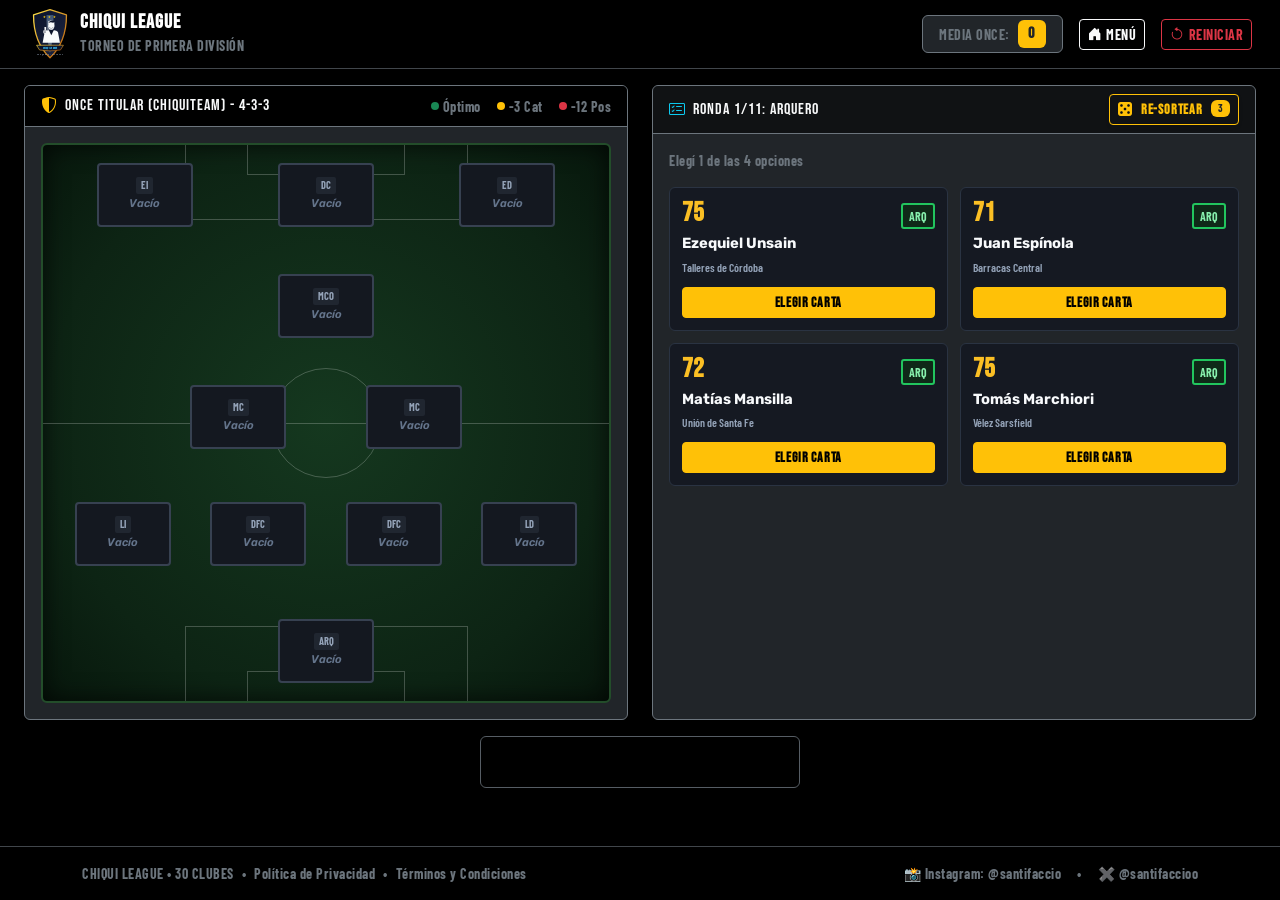
<file: chiquileague.html>
<!DOCTYPE html>
<html lang="es" data-bs-theme="dark">
<head>
    <meta charset="UTF-8">
    <meta name="viewport" content="width=device-width, initial-scale=1.0">
    <meta name="monetag" content="f763197ba24f229bb33eb475368ce488">
    <title>ChiquiLeague - Torneo Oficial de Liga &bull; Fútbol Argentino</title>
    <meta name="description" content="ChiquiLeague: Torneo de Liga de 30 equipos con 15 fechas, interzonal de clásicos y playoffs por el campeonato argentino.">
    
    <link href="https://cdn.jsdelivr.net/npm/bootstrap@5.3.3/dist/css/bootstrap.min.css" rel="stylesheet">
    
    <link href="https://cdn.jsdelivr.net/npm/bootstrap-icons@1.11.3/font/bootstrap-icons.min.css" rel="stylesheet">
    
    <link rel="preconnect" href="https://fonts.googleapis.com">
    <link rel="preconnect" href="https://fonts.gstatic.com" crossorigin>
    <link href="https://fonts.googleapis.com/css2?family=Barlow+Condensed:ital,wght@0,600;0,700;0,800;0,900;1,700&family=Bebas+Neue&family=Rubik:ital,wght@0,400;0,500;0,600;0,700;1,400&display=swap" rel="stylesheet">
    <link rel="stylesheet" href="style.css">
    
    <!-- Google AdSense: Descomentar y colocar tu client ID cuando tengas la cuenta aprobada -->
    <!-- <script async src="https://pagead2.googlesyndication.com/pagead/js/adsbygoogle.js?client=ca-pub-XXXXXXXXXXXXXXXX" crossorigin="anonymous"></script> -->
    <style>
        .league-table th { font-family: 'Barlow Condensed', sans-serif; letter-spacing: 0.5px; font-size: 0.85rem; }
        .league-table td { font-family: 'Rubik', monospace, sans-serif; font-size: 0.85rem; vertical-align: middle; }
        .row-playoff { border-left: 3px solid #22c55e !important; background-color: rgba(34, 197, 94, 0.08) !important; }
        .row-user { border-left: 3px solid #facc15 !important; background-color: rgba(250, 204, 21, 0.15) !important; font-weight: bold; }
        .badge-derby { background: #b91c1c; color: #fecaca; border: 1px solid #ef4444; font-size: 0.7rem; }
        .match-card-sm { background: #161b22; border: 1px solid #30363d; border-radius: 6px; padding: 8px 12px; margin-bottom: 6px; }
        .match-card-sm.is-user { border-color: #facc15; background: #1f242d; }
        .bracket-node { background: #161b22; border: 1px solid #30363d; border-radius: 6px; padding: 10px; margin-bottom: 8px; }
        .bracket-node.is-user { border-color: #facc15; box-shadow: 0 0 10px rgba(250, 204, 21, 0.2); }
        .nav-pills .nav-link.active { background-color: #facc15; color: #0b132b; font-weight: bold; }
    </style>
</head>
<body class="bg-black text-light min-vh-100 d-flex flex-column">

    
    <header class="navbar navbar-expand-lg bg-black border-bottom border-secondary-subtle px-3 py-2 sticky-top shadow-sm">
        <div class="container-fluid d-flex justify-content-between align-items-center flex-wrap gap-2">
            <div class="d-flex align-items-center gap-2">
                <div class="chiqui-logo-box">
                    <svg class="chiqui-svg" viewBox="0 0 100 120" xmlns="http://www.w3.org/2000/svg">
                        <defs>
                            <linearGradient id="shieldGrad" x1="0%" y1="0%" x2="100%" y2="100%">
                                <stop offset="0%" stop-color="#0b132b"/>
                                <stop offset="100%" stop-color="#1c2541"/>
                            </linearGradient>
                            <linearGradient id="argStripes" x1="0%" y1="0%" x2="0%" y2="100%">
                                <stop offset="0%" stop-color="#75aadb"/>
                                <stop offset="50%" stop-color="#ffffff"/>
                                <stop offset="100%" stop-color="#75aadb"/>
                            </linearGradient>
                            <linearGradient id="goldBorder" x1="0%" y1="0%" x2="100%" y2="100%">
                                <stop offset="0%" stop-color="#fde047"/>
                                <stop offset="100%" stop-color="#b45309"/>
                            </linearGradient>
                        </defs>
                        <path d="M50 4 L88 16 C88 60 76 90 50 115 C24 90 12 60 12 16 Z" fill="url(#shieldGrad)" stroke="url(#goldBorder)" stroke-width="3" stroke-linejoin="round"/>
                        <path d="M42 16 L58 16 C58 64 54 86 50 104 C46 86 42 64 42 16 Z" fill="url(#argStripes)" opacity="0.4"/>
                        <text x="50" y="24" font-size="7.5" fill="#facc15" text-anchor="middle" font-weight="900" letter-spacing="1">★ ★ ★</text>
                        <g fill="#f8fafc">
                            <path d="M46 36 C44 31 48 29 53 29 C58 29 61 31 60 36 C60 39 61 41 60 44 C59 48 56 50 53 50 C50 50 47 48 46 44 C45 41 47 39 46 36 Z"/>
                            <path d="M46 35 C48 29 56 27 60 30 C61 32 59 34 57 34 C54 32 49 32 46 35 Z" fill="#0b132b"/>
                            <path d="M48 43 C50 47 56 47 58 43 C57 48 49 48 48 43 Z" fill="#0b132b"/>
                            <path d="M37 59 C37 53 44 51 53 51 C62 51 69 53 69 59 L73 80 L33 80 Z"/>
                            <path d="M47 51 L53 63 L59 51 Z" fill="#0b132b"/>
                            <g transform="translate(19, 39) scale(0.65)">
                                <path d="M32 30 L40 24 L45 28 L37 36 Z" fill="#f8fafc"/>
                                <circle cx="30" cy="24" r="7" fill="#f8fafc"/>
                                <path d="M28 24 L28 9 C28 7 34 7 34 9 L34 24 Z" fill="#f8fafc"/>
                                <line x1="25" y1="19" x2="33" y2="19" stroke="#0b132b" stroke-width="1.3"/>
                                <line x1="24" y1="23" x2="33" y2="23" stroke="#0b132b" stroke-width="1.3"/>
                                <line x1="25" y1="27" x2="33" y2="27" stroke="#0b132b" stroke-width="1.3"/>
                            </g>
                        </g>
                        <path d="M19 86 L81 86 L74 97 L50 99 L26 97 Z" fill="#0b132b" stroke="url(#goldBorder)" stroke-width="1.5"/>
                        <text x="50" y="94.5" font-family="'Bebas Neue', sans-serif" font-size="6.5" font-weight="900" fill="#38bdf8" text-anchor="middle" letter-spacing="0.5">CHIQUI LEAGUE</text>
                        <text x="50" y="108" font-family="'Barlow Condensed', sans-serif" font-size="4.2" font-weight="700" fill="#94a3b8" text-anchor="middle" letter-spacing="1">30 EQUIPOS &bull; PLAYOFFS</text>
                    </svg>
                </div>
                <div>
                    <h1 class="h5 mb-0 fw-bold font-chakra text-white tracking-wide">CHIQUI LEAGUE</h1>
                    <small class="text-secondary font-mono d-none d-sm-inline">TORNEO DE PRIMERA DIVISIÓN</small>
                </div>
            </div>

            
            <div class="d-flex align-items-center gap-2 gap-sm-3 flex-wrap">
                <div class="d-flex align-items-center gap-2 bg-dark px-3 py-1 rounded border border-secondary">
                    <span class="text-secondary small font-mono text-uppercase">Media Once:</span>
                    <span id="header-rating" class="badge text-bg-warning text-dark font-chakra fw-bold fs-6">0.0</span>
                </div>
                <a href="index.html" class="btn btn-outline-light btn-sm font-mono d-flex align-items-center gap-1 shadow-sm" title="Volver al Menú Principal">
                    <i class="bi bi-house-door-fill"></i><span class="d-none d-md-inline">MENÚ</span>
                </a>
                <button id="btn-restart" class="btn btn-outline-danger btn-sm font-mono d-flex align-items-center gap-1 shadow-sm" title="Reiniciar liga">
                    <i class="bi bi-arrow-counterclockwise"></i><span class="d-none d-md-inline">REINICIAR</span>
                </button>
            </div>
        </div>
    </header>

    
    <main class="container-fluid py-3 px-2 px-md-4 flex-grow-1">
        <div class="row g-3 g-xl-4 h-100">

            
            <section class="col-12 col-xl-6 col-xxl-6 d-flex flex-column">
                <div class="card bg-dark border-secondary h-100 shadow">
                    <div class="card-header bg-black bg-opacity-60 border-secondary d-flex justify-content-between align-items-center py-2 px-3">
                        <div class="d-flex align-items-center gap-2">
                            <i class="bi bi-shield-shaded text-warning"></i>
                            <h2 class="h6 mb-0 font-chakra text-uppercase text-light tracking-wide" id="pitch-team-title">ONCE TITULAR (4-3-3)</h2>
                        </div>
                        <div class="d-flex align-items-center gap-2 gap-sm-3 font-mono small text-secondary">
                            <span class="d-flex align-items-center gap-1"><span class="badge-dot bg-success"></span> Óptimo</span>
                            <span class="d-flex align-items-center gap-1"><span class="badge-dot bg-warning"></span> -3 Cat</span>
                            <span class="d-flex align-items-center gap-1"><span class="badge-dot bg-danger"></span> -12 Pos</span>
                        </div>
                    </div>
                    <div class="card-body p-2 p-md-3 d-flex flex-column justify-content-center">
                        <div class="tactical-board" id="tactical-pitch">
                            
                            <div class="pitch-lines">
                                <div class="box-penalty top"></div>
                                <div class="box-goal top"></div>
                                <div class="center-circle"></div>
                                <div class="center-line"></div>
                                <div class="box-penalty bottom"></div>
                                <div class="box-goal bottom"></div>
                            </div>

                            
                            <div class="line-row forwards">
                                <div class="tactical-slot" data-slot="8" id="slot-8">
                                    <span class="pos-tag">EI</span>
                                    <div class="slot-body empty">Vacío</div>
                                </div>
                                <div class="tactical-slot" data-slot="9" id="slot-9">
                                    <span class="pos-tag">DC</span>
                                    <div class="slot-body empty">Vacío</div>
                                </div>
                                <div class="tactical-slot" data-slot="10" id="slot-10">
                                    <span class="pos-tag">ED</span>
                                    <div class="slot-body empty">Vacío</div>
                                </div>
                            </div>

                            
                            <div class="line-row am-line">
                                <div class="tactical-slot" data-slot="7" id="slot-7">
                                    <span class="pos-tag">MCO</span>
                                    <div class="slot-body empty">Vacío</div>
                                </div>
                            </div>

                            
                            <div class="line-row mids">
                                <div class="tactical-slot" data-slot="5" id="slot-5">
                                    <span class="pos-tag">MC</span>
                                    <div class="slot-body empty">Vacío</div>
                                </div>
                                <div class="tactical-slot" data-slot="6" id="slot-6">
                                    <span class="pos-tag">MC</span>
                                    <div class="slot-body empty">Vacío</div>
                                </div>
                            </div>

                            
                            <div class="line-row defenders">
                                <div class="tactical-slot" data-slot="1" id="slot-1">
                                    <span class="pos-tag">LI</span>
                                    <div class="slot-body empty">Vacío</div>
                                </div>
                                <div class="tactical-slot" data-slot="2" id="slot-2">
                                    <span class="pos-tag">DFC</span>
                                    <div class="slot-body empty">Vacío</div>
                                </div>
                                <div class="tactical-slot" data-slot="3" id="slot-3">
                                    <span class="pos-tag">DFC</span>
                                    <div class="slot-body empty">Vacío</div>
                                </div>
                                <div class="tactical-slot" data-slot="4" id="slot-4">
                                    <span class="pos-tag">LD</span>
                                    <div class="slot-body empty">Vacío</div>
                                </div>
                            </div>

                            
                            <div class="line-row goalkeeper">
                                <div class="tactical-slot" data-slot="0" id="slot-0">
                                    <span class="pos-tag">ARQ</span>
                                    <div class="slot-body empty">Vacío</div>
                                </div>
                            </div>
                        </div>
                    </div>
                </div>
            </section>

            
            <section class="col-12 col-xl-6 col-xxl-6 d-flex flex-column">

                
                <div id="draft-section" class="card bg-dark border-secondary h-100 shadow">
                    <div class="card-header bg-black bg-opacity-50 border-secondary d-flex justify-content-between align-items-center py-2">
                        <div class="d-flex align-items-center gap-2">
                            <i class="bi bi-card-checklist text-info"></i>
                            <h2 id="draft-round-title" class="h6 mb-0 font-chakra text-uppercase text-light tracking-wide">Ronda 1/11: Arquero</h2>
                        </div>
                        <div class="d-flex align-items-center gap-2 flex-wrap">
                            <button id="btn-reroll-draft" class="btn btn-outline-warning btn-sm font-chakra fw-bold d-flex align-items-center gap-2 shadow-sm" title="Sortear 4 opciones nuevas">
                                <i class="bi bi-dice-5-fill"></i>
                                <span>RE-SORTEAR</span>
                                <span class="badge bg-warning text-dark font-mono" id="reroll-badge">3</span>
                            </button>
                            <button id="btn-bonus-reroll" class="btn btn-warning btn-sm font-chakra fw-bold d-none align-items-center gap-1 shadow-sm text-dark btn-bonus-reroll-pulse" title="Obtener +1 re-sorteo extra viendo un anuncio de 5s">
                                <i class="bi bi-gift-fill"></i>
                                <span>+1 RE-SORTEO</span>
                                <span class="badge bg-black text-warning font-mono" id="bonus-reroll-badge">1</span>
                            </button>
                        </div>
                    </div>
                    <div class="card-body p-3">
                        <small class="text-secondary font-mono d-block mb-3">Elegí 1 de las 4 opciones</small>
                        <div class="choices-grid" id="choices-container">
                            
                        </div>
                    </div>
                </div>

                
                <div id="league-section" class="card bg-dark border-secondary h-100 shadow d-none">
                    <div class="card-header bg-black bg-opacity-50 border-secondary d-flex justify-content-between align-items-center py-2 flex-wrap gap-2">
                        <div class="d-flex align-items-center gap-2">
                            <i class="bi bi-calendar3 text-warning"></i>
                            <h2 id="league-matchday-title" class="h6 mb-0 font-chakra text-uppercase text-warning fw-bold tracking-wide">FECHA 1 / 15</h2>
                        </div>
                        <div class="d-flex align-items-center gap-2">
                            <div id="derby-indicator" class="badge badge-derby px-2 py-1 text-uppercase d-none">
                                <i class="bi bi-fire me-1"></i> Interzonal
                            </div>
                            <div id="speed-toggle-league-container" class="btn-group btn-group-sm" role="group">
                                <button id="btn-speed-toggle" class="btn btn-sm btn-outline-warning font-mono active">1x Normal</button>
                            </div>
                        </div>
                    </div>
                    <div class="card-body p-3">

                        
                        <div id="user-match-preview-card" class="card bg-black border-warning border-opacity-50 p-3 mb-3 shadow-sm d-none">
                            <div class="d-flex justify-content-between align-items-center flex-wrap gap-3">
                                <div>
                                    <div class="d-flex align-items-center gap-2 flex-wrap">
                                        <span class="font-chakra fw-bold fs-4 text-white" id="match-home-name">--</span>
                                        <span class="badge bg-warning text-dark font-mono fs-6" id="match-home-rating">--</span>
                                        <span class="text-secondary font-display fs-5 px-2">VS</span>
                                        <span class="font-chakra fw-bold fs-4 text-warning" id="match-away-name">--</span>
                                        <span class="badge bg-secondary font-mono fs-6" id="match-away-rating">--</span>
                                    </div>
                                </div>
                                <div>
                                    <button id="btn-play-fecha" class="btn btn-warning btn-lg font-chakra fw-bold text-dark px-4 py-2 shadow">
                                        <i class="bi bi-play-fill me-1"></i> JUGAR FECHA
                                    </button>
                                </div>
                            </div>
                        </div>

                        
                        <div id="match-live-board" class="retro-scoreboard bg-black bg-opacity-70 border border-secondary rounded p-3 mb-3 shadow d-none">
                            <div class="scoreboard-main d-flex justify-content-between align-items-center py-2 px-3 bg-dark rounded border border-secondary mb-3">
                                <div class="board-team text-center" style="width: 38%;">
                                    <span class="board-name font-chakra text-warning fw-bold fs-5 text-truncate d-block" id="live-home-name">ChiquiTeam</span>
                                    <span class="board-score font-chakra fw-bold fs-1 text-white" id="live-home-score">0</span>
                                </div>
                                <div class="board-clock-wrapper text-center" style="width: 24%;">
                                    <span class="board-clock badge text-bg-danger font-mono fs-5 px-3 py-2 shadow-sm" id="live-match-time">0'</span>
                                </div>
                                <div class="board-team text-center" style="width: 38%;">
                                    <span class="board-name font-chakra text-light fw-bold fs-5 text-truncate d-block" id="live-away-name">Rival</span>
                                    <span class="board-score font-chakra fw-bold fs-1 text-white" id="live-away-score">0</span>
                                </div>
                            </div>

                            
                            <div class="events-log-container bg-dark bg-opacity-50 p-2 rounded border border-secondary border-opacity-50 mb-3" style="max-height: 140px; overflow-y: auto;">
                                <div class="events-log d-flex flex-column gap-1" id="events-log">
                                    <div class="ticker-item info font-mono small text-secondary">Comienza el encuentro.</div>
                                </div>
                            </div>

                            
                            <div id="match-result-banner" class="alert alert-dark border-secondary text-center py-2 mb-0 d-none">
                                <span class="font-chakra fw-bold fs-5" id="match-result-text">Resultado final</span>
                            </div>
                        </div>

                        
                        <ul class="nav nav-tabs border-secondary mb-3" id="leagueTabs" role="tablist">
                            <li class="nav-item" role="presentation">
                                <button class="nav-link active font-chakra text-uppercase py-2" id="tab-zona-a-btn" data-bs-toggle="tab" data-bs-target="#tab-zona-a" type="button" role="tab">
                                    <i class="bi bi-table me-1"></i> Zona A
                                </button>
                            </li>
                            <li class="nav-item" role="presentation">
                                <button class="nav-link font-chakra text-uppercase py-2" id="tab-zona-b-btn" data-bs-toggle="tab" data-bs-target="#tab-zona-b" type="button" role="tab">
                                    <i class="bi bi-table me-1"></i> Zona B
                                </button>
                            </li>
                            <li class="nav-item" role="presentation">
                                <button class="nav-link font-chakra text-uppercase py-2" id="tab-fecha-matches-btn" data-bs-toggle="tab" data-bs-target="#tab-fecha-matches" type="button" role="tab">
                                    <i class="bi bi-list-check me-1"></i> Partidos de la Fecha
                                </button>
                            </li>
                        </ul>

                        <div class="tab-content" id="leagueTabsContent">
                            
                            <div class="tab-pane fade show active" id="tab-zona-a" role="tabpanel">
                                <div class="table-responsive">
                                    <table class="table table-dark table-hover table-sm align-middle league-table mb-1">
                                        <thead>
                                            <tr class="text-secondary text-uppercase border-secondary">
                                                <th class="text-center" style="width: 40px;">#</th>
                                                <th>Club</th>
                                                <th class="text-center" title="Partidos Jugados">PJ</th>
                                                <th class="text-center" title="Ganados">PG</th>
                                                <th class="text-center" title="Empatados">PE</th>
                                                <th class="text-center" title="Perdidos">PP</th>
                                                <th class="text-center" title="Goles a Favor">GF</th>
                                                <th class="text-center" title="Goles en Contra">GC</th>
                                                <th class="text-center" title="Diferencia de Gol">DIF</th>
                                                <th class="text-center text-warning" title="Puntos">PTS</th>
                                            </tr>
                                        </thead>
                                        <tbody id="standings-a-body">
                                            
                                        </tbody>
                                    </table>
                                </div>
                                <small class="text-secondary font-mono d-block mt-1">1º al 8º clasifican a playoffs</small>
                            </div>

                            
                            <div class="tab-pane fade" id="tab-zona-b" role="tabpanel">
                                <div class="table-responsive">
                                    <table class="table table-dark table-hover table-sm align-middle league-table mb-1">
                                        <thead>
                                            <tr class="text-secondary text-uppercase border-secondary">
                                                <th class="text-center" style="width: 40px;">#</th>
                                                <th>Club</th>
                                                <th class="text-center" title="Partidos Jugados">PJ</th>
                                                <th class="text-center" title="Ganados">PG</th>
                                                <th class="text-center" title="Empatados">PE</th>
                                                <th class="text-center" title="Perdidos">PP</th>
                                                <th class="text-center" title="Goles a Favor">GF</th>
                                                <th class="text-center" title="Goles en Contra">GC</th>
                                                <th class="text-center" title="Diferencia de Gol">DIF</th>
                                                <th class="text-center text-warning" title="Puntos">PTS</th>
                                            </tr>
                                        </thead>
                                        <tbody id="standings-b-body">
                                            
                                        </tbody>
                                    </table>
                                </div>
                                <small class="text-secondary font-mono d-block mt-1">1º al 8º clasifican a playoffs</small>
                            </div>

                            
                            <div class="tab-pane fade" id="tab-fecha-matches" role="tabpanel">
                                <div class="row g-2" id="fecha-matches-container">
                                    
                                </div>
                            </div>
                        </div>

                    </div>
                </div>

                
                <div id="playoff-section" class="card bg-dark border-secondary h-100 shadow d-none">
                    <div class="card-header bg-black bg-opacity-50 border-secondary d-flex justify-content-between align-items-center py-2 flex-wrap gap-2">
                        <div class="d-flex align-items-center gap-2">
                            <i class="bi bi-trophy-fill text-warning"></i>
                            <h2 id="playoff-stage-title" class="h6 mb-0 font-chakra text-uppercase text-warning fw-bold tracking-wide">PLAYOFFS: OCTAVOS DE FINAL</h2>
                        </div>
                        <div id="speed-toggle-playoff-container" class="btn-group btn-group-sm" role="group">
                            <button id="btn-speed-toggle-playoff" class="btn btn-sm btn-outline-warning font-mono active">1x Normal</button>
                        </div>
                    </div>
                    <div class="card-body p-3">

                        
                        <ul class="nav nav-pills border-secondary mb-3 gap-2" id="playoffViewNav" role="tablist">
                            <li class="nav-item" role="presentation">
                                <button class="nav-link active font-chakra text-uppercase py-1 px-3 border border-secondary" id="nav-bracket-btn" data-bs-toggle="pill" data-bs-target="#view-playoff-bracket" type="button" role="tab">
                                    <i class="bi bi-diagram-2-fill me-1 text-warning"></i> Cuadro de Playoffs
                                </button>
                            </li>
                            <li class="nav-item" role="presentation">
                                <button class="nav-link font-chakra text-uppercase py-1 px-3 border border-secondary" id="nav-standings-btn" data-bs-toggle="pill" data-bs-target="#view-playoff-standings" type="button" role="tab">
                                    <i class="bi bi-table me-1 text-info"></i> Tablas de Posiciones (15 Fechas)
                                </button>
                            </li>
                        </ul>

                        <div class="tab-content" id="playoffViewContent">
                            
                            <div class="tab-pane fade show active" id="view-playoff-bracket" role="tabpanel">

                                
                                <div id="playoff-user-status-card" class="d-none"></div>

                                
                                <div id="playoff-next-match-box" class="card bg-black border-warning border-opacity-50 p-3 mb-3 shadow-sm d-none">
                                    <div class="d-flex justify-content-between align-items-center flex-wrap gap-3">
                                        <div>
                                            <div class="d-flex align-items-center gap-2 flex-wrap">
                                                <span class="font-chakra fw-bold fs-4 text-white" id="playoff-home-name">ChiquiTeam</span>
                                                <span class="badge bg-warning text-dark font-mono fs-6" id="playoff-home-rating">78</span>
                                                <span class="text-secondary font-display fs-5 px-2">VS</span>
                                                <span class="font-chakra fw-bold fs-4 text-warning" id="playoff-away-name">Rival</span>
                                                <span class="badge bg-secondary font-mono fs-6" id="playoff-away-rating">80</span>
                                            </div>
                                        </div>
                                        <div>
                                            <button id="btn-play-playoff" class="btn btn-warning btn-lg font-chakra fw-bold text-dark px-4 py-2 shadow">
                                                <i class="bi bi-play-fill me-1"></i> JUGAR PARTIDO
                                            </button>
                                        </div>
                                    </div>
                                </div>

                                
                                <div id="playoff-live-board" class="retro-scoreboard bg-black bg-opacity-70 border border-secondary rounded p-3 mb-3 shadow d-none">
                                    <div class="scoreboard-main d-flex justify-content-between align-items-center py-2 px-3 bg-dark rounded border border-secondary mb-3">
                                        <div class="board-team text-center" style="width: 38%;">
                                            <span class="board-name font-chakra text-warning fw-bold fs-5 text-truncate d-block" id="playoff-live-home-name">ChiquiTeam</span>
                                            <span class="board-score font-chakra fw-bold fs-1 text-white" id="playoff-live-home-score">0</span>
                                        </div>
                                        <div class="board-clock-wrapper text-center" style="width: 24%;">
                                            <span class="board-clock badge text-bg-danger font-mono fs-5 px-3 py-2 shadow-sm" id="playoff-live-match-time">0'</span>
                                        </div>
                                        <div class="board-team text-center" style="width: 38%;">
                                            <span class="board-name font-chakra text-light fw-bold fs-5 text-truncate d-block" id="playoff-live-away-name">Rival</span>
                                            <span class="board-score font-chakra fw-bold fs-1 text-white" id="playoff-live-away-score">0</span>
                                        </div>
                                    </div>

                                    
                                    <div id="playoff-penalties-display" class="bg-dark p-3 rounded border border-warning mb-3 d-none">
                                        <div class="pen-header-title font-chakra text-warning fw-bold text-center mb-2">DEFINICIÓN POR PENALES</div>
                                        <div class="d-flex justify-content-between align-items-center mb-2 px-2">
                                            <div class="text-start">
                                                <span class="font-mono small d-block text-secondary" id="playoff-pen-home-name">ChiquiTeam</span>
                                                <div class="pen-dots d-flex gap-1 mt-1" id="playoff-pen-home-dots"></div>
                                            </div>
                                            <div class="font-chakra fw-bold fs-4 text-warning px-3" id="playoff-penalties-score-text">0 - 0</div>
                                            <div class="text-end">
                                                <span class="font-mono small d-block text-secondary" id="playoff-pen-away-name">Rival</span>
                                                <div class="pen-dots d-flex gap-1 justify-content-end mt-1" id="playoff-pen-away-dots"></div>
                                            </div>
                                        </div>
                                        <div class="pen-status-line text-secondary font-mono small text-center" id="playoff-pen-status-line">Preparando la serie...</div>
                                    </div>

                                    
                                    <div class="events-log-container bg-dark bg-opacity-50 p-2 rounded border border-secondary border-opacity-50 mb-3" style="max-height: 140px; overflow-y: auto;">
                                        <div class="events-log d-flex flex-column gap-1" id="playoff-events-log">
                                            
                                        </div>
                                    </div>

                                    
                                    <div id="playoff-result-banner" class="alert alert-dark border-secondary text-center py-2 mb-0 d-none">
                                        <span class="font-chakra fw-bold fs-5" id="playoff-result-text">Resultado</span>
                                    </div>
                                </div>

                                
                                <h3 class="h6 font-chakra text-uppercase text-secondary tracking-wide mb-2">Llaves de la Ronda:</h3>
                                <div class="row g-2 mb-3" id="playoff-bracket-container">
                                    
                                </div>
                            </div>

                            
                            <div class="tab-pane fade" id="view-playoff-standings" role="tabpanel">
                                <ul class="nav nav-tabs border-secondary mb-3" id="playoffStandingsTabs" role="tablist">
                                    <li class="nav-item" role="presentation">
                                        <button class="nav-link active font-chakra text-uppercase py-1 px-3" id="tab-p-zona-a-btn" data-bs-toggle="tab" data-bs-target="#tab-p-zona-a" type="button" role="tab">
                                            <i class="bi bi-table me-1"></i> Zona A
                                        </button>
                                    </li>
                                    <li class="nav-item" role="presentation">
                                        <button class="nav-link font-chakra text-uppercase py-1 px-3" id="tab-p-zona-b-btn" data-bs-toggle="tab" data-bs-target="#tab-p-zona-b" type="button" role="tab">
                                            <i class="bi bi-table me-1"></i> Zona B
                                        </button>
                                    </li>
                                </ul>
                                <div class="tab-content" id="playoffStandingsContent">
                                    <div class="tab-pane fade show active" id="tab-p-zona-a" role="tabpanel">
                                        <div class="table-responsive">
                                            <table class="table table-dark table-hover table-sm align-middle league-table mb-1">
                                                <thead>
                                                    <tr class="text-secondary text-uppercase border-secondary">
                                                        <th class="text-center" style="width: 40px;">#</th>
                                                        <th>Club</th>
                                                        <th class="text-center" title="Partidos Jugados">PJ</th>
                                                        <th class="text-center" title="Ganados">PG</th>
                                                        <th class="text-center" title="Empatados">PE</th>
                                                        <th class="text-center" title="Perdidos">PP</th>
                                                        <th class="text-center" title="Goles a Favor">GF</th>
                                                        <th class="text-center" title="Goles en Contra">GC</th>
                                                        <th class="text-center" title="Diferencia de Gol">DIF</th>
                                                        <th class="text-center text-warning" title="Puntos">PTS</th>
                                                    </tr>
                                                </thead>
                                                <tbody id="playoff-standings-a-body">
                                                    
                                                </tbody>
                                            </table>
                                        </div>
                                        <small class="text-secondary font-mono d-block mt-1">1º al 8º clasificaron a playoffs</small>
                                    </div>
                                    <div class="tab-pane fade" id="tab-p-zona-b" role="tabpanel">
                                        <div class="table-responsive">
                                            <table class="table table-dark table-hover table-sm align-middle league-table mb-1">
                                                <thead>
                                                    <tr class="text-secondary text-uppercase border-secondary">
                                                        <th class="text-center" style="width: 40px;">#</th>
                                                        <th>Club</th>
                                                        <th class="text-center" title="Partidos Jugados">PJ</th>
                                                        <th class="text-center" title="Ganados">PG</th>
                                                        <th class="text-center" title="Empatados">PE</th>
                                                        <th class="text-center" title="Perdidos">PP</th>
                                                        <th class="text-center" title="Goles a Favor">GF</th>
                                                        <th class="text-center" title="Goles en Contra">GC</th>
                                                        <th class="text-center" title="Diferencia de Gol">DIF</th>
                                                        <th class="text-center text-warning" title="Puntos">PTS</th>
                                                    </tr>
                                                </thead>
                                                <tbody id="playoff-standings-b-body">
                                                    
                                                </tbody>
                                            </table>
                                        </div>
                                        <small class="text-secondary font-mono d-block mt-1">1º al 8º clasificaron a playoffs</small>
                                    </div>
                                </div>
                            </div>
                        </div>

                        
                        <div id="game-over-panel" class="game-over-panel bg-dark p-3 rounded border border-warning text-center d-none shadow my-3">
                            <div class="run-recap-box mb-3" id="run-recap-content">
                                
                            </div>
                            <div class="game-over-actions d-flex gap-2 justify-content-center flex-wrap">
                                <button id="btn-share-run" class="btn btn-outline-info font-chakra fw-bold flex-grow-1">
                                    <i class="bi bi-clipboard-check me-1"></i> COMPARTIR
                                </button>
                                <button id="btn-play-again" class="btn btn-warning font-chakra fw-bold flex-grow-1 text-dark">
                                    <i class="bi bi-arrow-repeat me-1"></i> VOLVER A JUGAR
                                </button>
                            </div>
                            <div id="share-toast" class="share-toast badge text-bg-success mt-2 p-2 d-none">¡Copiado al portapapeles!</div>
                        </div>

                    </div>
                </div>

            </section>
        </div>

        <!-- ESPACIO PUBLICITARIO / ADSTERRA BANNER 320x50 COMPACTO (SOLO PC) -->
        <div class="ad-banner-container mx-auto text-center mt-3 mb-2 d-none d-md-flex justify-content-center">
            <div class="ad-slot-wrapper bg-black bg-opacity-40 border border-secondary border-opacity-30 rounded text-center">
                <script>
                    (function() {
                        var isMobile = /Android|webOS|iPhone|iPad|iPod|BlackBerry|IEMobile|Opera Mini/i.test(navigator.userAgent) || window.innerWidth <= 768;
                        if (!isMobile) {
                            window.atOptions = {
                                'key' : '5fd6876d069e0b1140dd63d22f44209e',
                                'format' : 'iframe',
                                'height' : 50,
                                'width' : 320,
                                'params' : {}
                            };
                            document.write('<scr' + 'ipt type="text/javascript" src="https://www.highrevenueformat.com/5fd6876d069e0b1140dd63d22f44209e/invoke.js"></scr' + 'ipt>');
                        }
                    })();
                </script>
            </div>
        </div>
    </main>

    <!-- MODAL DE RE-SORTEO EXTRA (ANUNCIO DE 5 SEGUNDOS) -->
    <div class="modal fade" id="bonusRerollModal" tabindex="-1" aria-labelledby="bonusRerollModalLabel" aria-hidden="true">
        <div class="modal-dialog modal-dialog-centered">
            <div class="modal-content bg-dark border border-warning shadow-lg text-light">
                <div class="modal-header border-secondary bg-black bg-opacity-60">
                    <div class="d-flex align-items-center gap-2">
                        <i class="bi bi-gift-fill text-warning fs-4"></i>
                        <h5 class="modal-title font-chakra fw-bold tracking-wide" id="bonusRerollModalLabel">RE-SORTEO EXTRA DE DRAFT</h5>
                    </div>
                    <button type="button" class="btn-close btn-close-white" data-bs-dismiss="modal" aria-label="Close"></button>
                </div>
                <div class="modal-body p-3 p-md-4 text-center">
                    <p class="font-mono text-secondary mb-3 small">
                        ¿Te quedaste sin re-sorteos? Mirá el anuncio durante 5 segundos para desbloquear <strong class="text-warning">+1 re-sorteo extra</strong> para armar tu Once Titular.
                    </p>
                    
                    <div class="bonus-ad-box bg-black bg-opacity-50 border border-secondary border-opacity-30 rounded p-2 mb-3 text-center d-flex flex-column align-items-center justify-content-center">
                        <div class="small font-mono text-warning text-uppercase mb-2 fw-bold" style="font-size: 0.72rem; letter-spacing: 1px;">
                            <i class="bi bi-badge-ad me-1"></i> ESPACIO PUBLICITARIO (5s)
                        </div>
                        <div class="ad-slot-wrapper bg-black bg-opacity-40 border border-secondary border-opacity-30 rounded text-center">
                            <script>
                                (function() {
                                    var isMobile = /Android|webOS|iPhone|iPad|iPod|BlackBerry|IEMobile|Opera Mini/i.test(navigator.userAgent) || window.innerWidth <= 768;
                                    if (!isMobile) {
                                        window.atOptions = {
                                            'key' : '5fd6876d069e0b1140dd63d22f44209e',
                                            'format' : 'iframe',
                                            'height' : 50,
                                            'width' : 320,
                                            'params' : {}
                                        };
                                        document.write('<scr' + 'ipt type="text/javascript" src="https://www.highrevenueformat.com/5fd6876d069e0b1140dd63d22f44209e/invoke.js"></scr' + 'ipt>');
                                    }
                                })();
                            </script>
                            <div class="d-md-none font-mono text-secondary small py-2 px-3">
                                <i class="bi bi-badge-ad text-warning me-1"></i> Anuncio de 5 segundos
                            </div>
                        </div>
                    </div>

                    <div class="d-flex flex-column gap-2 align-items-center">
                        <button type="button" id="btn-claim-bonus-reroll" class="btn btn-warning btn-lg font-chakra fw-bold px-4 fs-5 text-dark w-100 shadow" disabled>
                            <i class="bi bi-hourglass-split me-1"></i> ESPERÁ <span id="bonus-countdown">5</span>s...
                        </button>
                        <button type="button" class="btn btn-outline-secondary font-mono btn-sm" data-bs-dismiss="modal">
                            Elegir de las cartas actuales
                        </button>
                    </div>
                </div>
            </div>
        </div>
    </div>


    <footer class="retro-footer bg-black border-top border-secondary-subtle py-3 px-3 mt-auto">
        <div class="container d-flex justify-content-between align-items-center flex-wrap gap-3 font-mono small text-secondary">
            <div class="d-flex align-items-center gap-2 flex-wrap">
                <span>CHIQUI LEAGUE &bull; 30 CLUBES</span>
                <span class="d-none d-md-inline">&bull;</span>
                <a href="privacy.html" class="text-secondary text-decoration-none hover-light">Política de Privacidad</a>
                <span>&bull;</span>
                <a href="terms.html" class="text-secondary text-decoration-none hover-light">Términos y Condiciones</a>
            </div>
            <div class="footer-socials d-flex align-items-center gap-3">
                <a href="https://www.instagram.com/santifaccio/" target="_blank" rel="noopener noreferrer" class="text-secondary text-decoration-none hover-light">📸 Instagram: @santifaccio</a>
                <span>&bull;</span>
                <a href="https://x.com/santifaccioo" target="_blank" rel="noopener noreferrer" class="text-secondary text-decoration-none hover-light">✖️ @santifaccioo</a>
            </div>
        </div>
    </footer>

    
    <script src="https://cdn.jsdelivr.net/npm/bootstrap@5.3.3/dist/js/bootstrap.bundle.min.js"></script>
    
    <script src="fulbo-engine.js"></script>
    <script src="chiquileague.js"></script>
    

</body>
</html>
</file>
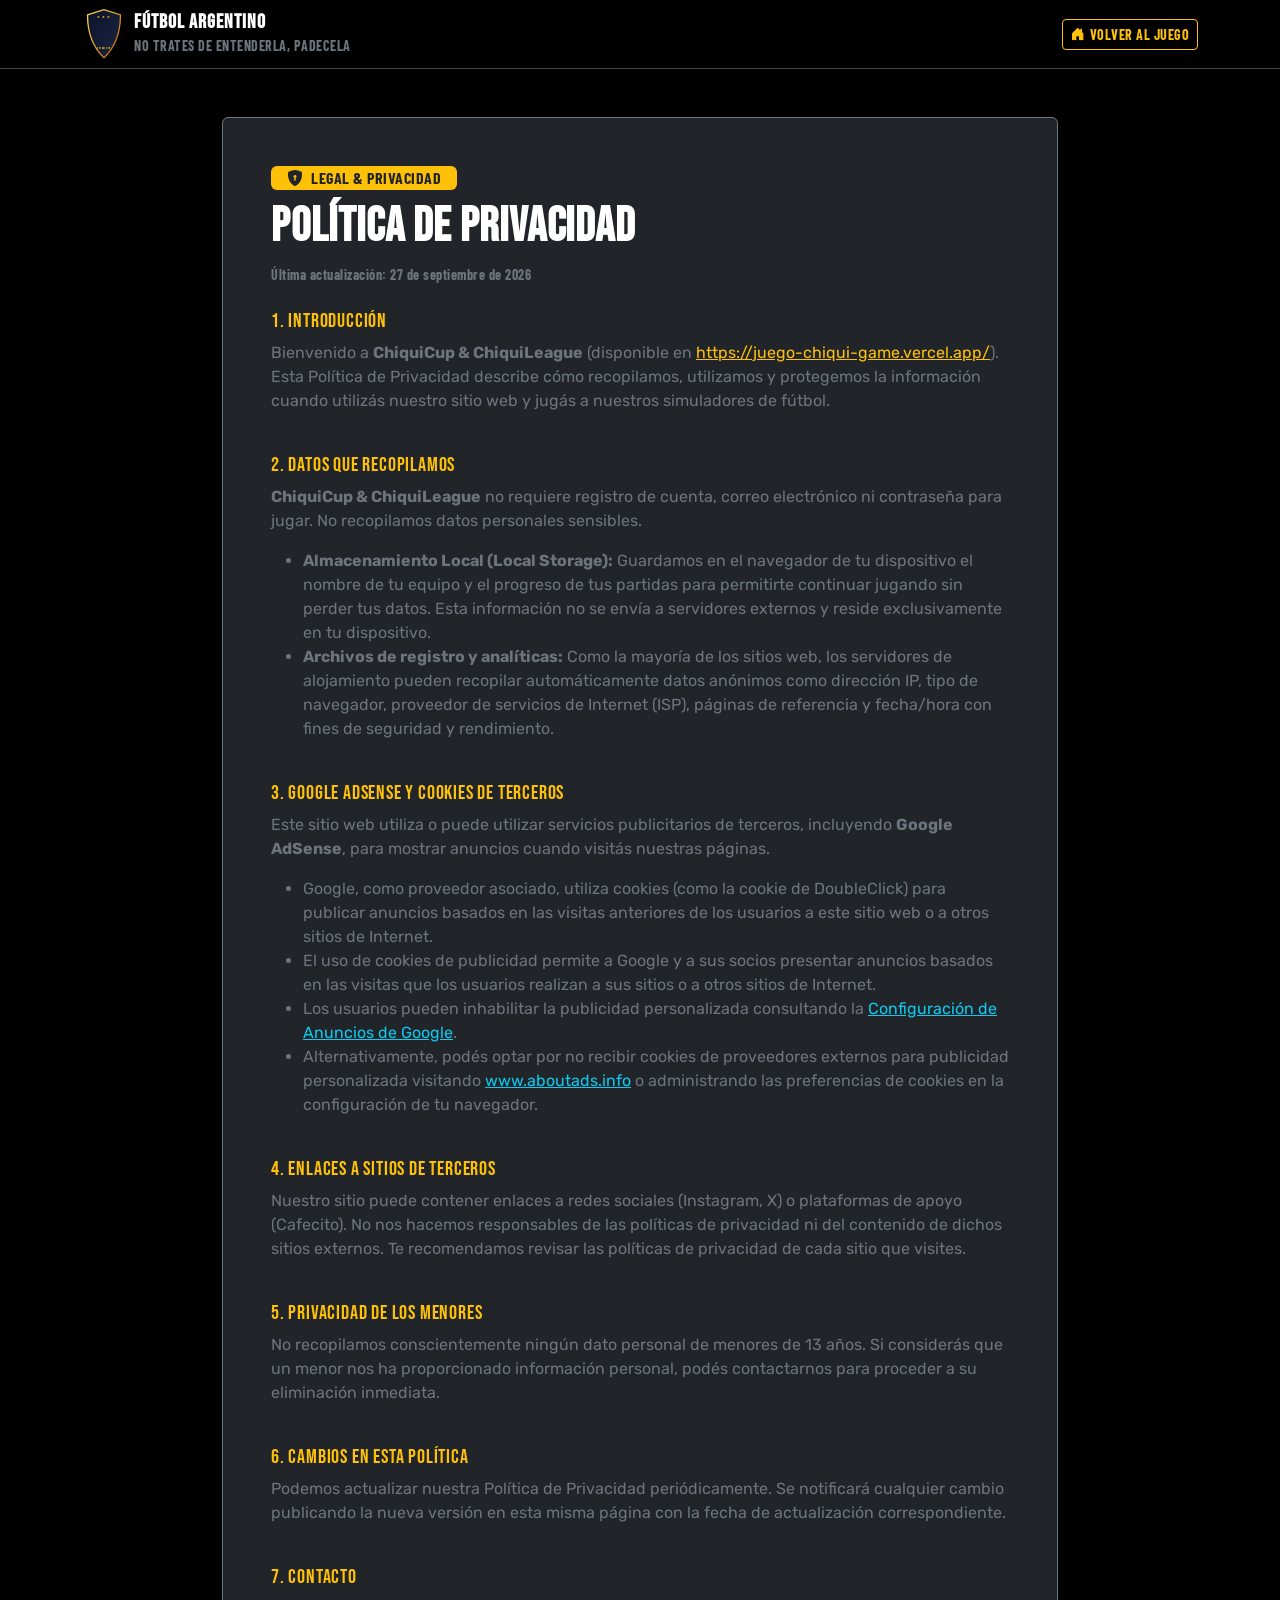
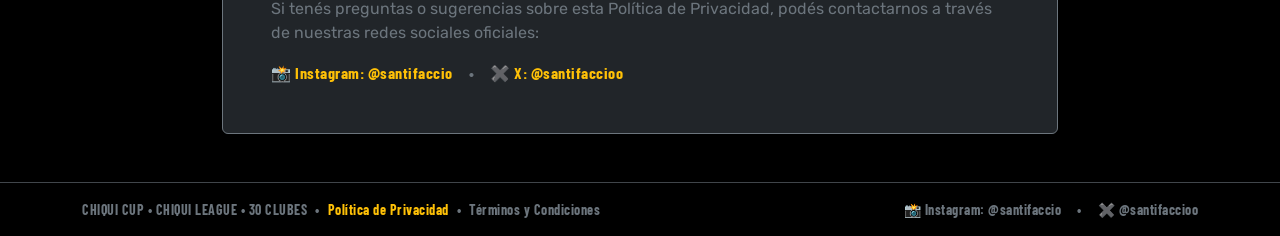
<file: privacy.html>
<!DOCTYPE html>
<html lang="es" data-bs-theme="dark">
<head>
    <meta charset="UTF-8">
    <meta name="viewport" content="width=device-width, initial-scale=1.0">
    <title>Política de Privacidad &bull; ChiquiCup & ChiquiLeague</title>
    <meta name="description" content="Política de Privacidad de ChiquiCup y ChiquiLeague. Información sobre cookies, publicidad con Google AdSense y protección de datos.">
    <link href="https://cdn.jsdelivr.net/npm/bootstrap@5.3.3/dist/css/bootstrap.min.css" rel="stylesheet">
    <link href="https://cdn.jsdelivr.net/npm/bootstrap-icons@1.11.3/font/bootstrap-icons.min.css" rel="stylesheet">
    <link rel="preconnect" href="https://fonts.googleapis.com">
    <link rel="preconnect" href="https://fonts.gstatic.com" crossorigin>
    <link href="https://fonts.googleapis.com/css2?family=Barlow+Condensed:ital,wght@0,600;0,700;0,800;0,900;1,700&family=Bebas+Neue&family=Rubik:ital,wght@0,400;0,500;0,600;0,700;1,400&display=swap" rel="stylesheet">
    <link rel="stylesheet" href="style.css">
    
    <!-- Google AdSense Placeholder -->
    <!-- <script async src="https://pagead2.googlesyndication.com/pagead/js/adsbygoogle.js?client=ca-pub-XXXXXXXXXXXXXXXX" crossorigin="anonymous"></script> -->
</head>
<body class="bg-black text-light min-vh-100 d-flex flex-column">

    <header class="navbar navbar-expand-lg bg-black border-bottom border-secondary-subtle px-3 py-2 sticky-top shadow-sm">
        <div class="container d-flex justify-content-between align-items-center">
            <div class="d-flex align-items-center gap-2">
                <a href="index.html" class="text-decoration-none text-light d-flex align-items-center gap-2">
                    <div class="chiqui-logo-box">
                        <svg class="chiqui-svg" viewBox="0 0 100 120" xmlns="http://www.w3.org/2000/svg">
                            <defs>
                                <linearGradient id="shieldGrad" x1="0%" y1="0%" x2="100%" y2="100%">
                                    <stop offset="0%" stop-color="#0b132b"/>
                                    <stop offset="100%" stop-color="#1c2541"/>
                                </linearGradient>
                                <linearGradient id="goldBorder" x1="0%" y1="0%" x2="100%" y2="100%">
                                    <stop offset="0%" stop-color="#fde047"/>
                                    <stop offset="100%" stop-color="#b45309"/>
                                </linearGradient>
                            </defs>
                            <path d="M50 4 L88 16 C88 60 76 90 50 115 C24 90 12 60 12 16 Z" fill="url(#shieldGrad)" stroke="url(#goldBorder)" stroke-width="3" stroke-linejoin="round"/>
                            <text x="50" y="24" font-size="7.5" fill="#facc15" text-anchor="middle" font-weight="900" letter-spacing="1">★ ★ ★</text>
                            <text x="50" y="94.5" font-family="'Bebas Neue', sans-serif" font-size="7.5" fill="#facc15" text-anchor="middle" letter-spacing="1">CHIQUI CUP</text>
                        </svg>
                    </div>
                    <div>
                        <h1 class="h5 mb-0 fw-bold font-display text-white tracking-wide">FÚTBOL ARGENTINO</h1>
                        <small class="text-secondary font-mono text-uppercase">No trates de entenderla, padecela</small>
                    </div>
                </a>
            </div>
            <a href="index.html" class="btn btn-outline-warning btn-sm font-mono d-flex align-items-center gap-1 shadow-sm">
                <i class="bi bi-house-door-fill"></i> VOLVER AL JUEGO
            </a>
        </div>
    </header>

    <main class="container py-4 py-lg-5 flex-grow-1" style="max-width: 860px;">
        <div class="card bg-dark border-secondary p-4 p-md-5 shadow-lg">
            <span class="badge text-bg-warning text-dark font-mono px-3 py-1 fs-6 mb-2 align-self-start text-uppercase">
                <i class="bi bi-shield-lock-fill me-1"></i> Legal & Privacidad
            </span>
            <h1 class="display-5 fw-bold font-display text-white mb-2">POLÍTICA DE PRIVACIDAD</h1>
            <p class="text-secondary font-mono small mb-4">Última actualización: 27 de septiembre de 2026</p>

            <div class="legal-content text-secondary d-flex flex-column gap-4">
                <section>
                    <h2 class="h5 text-warning font-display text-uppercase mb-2">1. Introducción</h2>
                    <p>
                        Bienvenido a <strong>ChiquiCup & ChiquiLeague</strong> (disponible en <a href="https://juego-chiqui-game.vercel.app/" class="text-warning">https://juego-chiqui-game.vercel.app/</a>). Esta Política de Privacidad describe cómo recopilamos, utilizamos y protegemos la información cuando utilizás nuestro sitio web y jugás a nuestros simuladores de fútbol.
                    </p>
                </section>

                <section>
                    <h2 class="h5 text-warning font-display text-uppercase mb-2">2. Datos que recopilamos</h2>
                    <p>
                        <strong>ChiquiCup & ChiquiLeague</strong> no requiere registro de cuenta, correo electrónico ni contraseña para jugar. No recopilamos datos personales sensibles.
                    </p>
                    <ul>
                        <li><strong>Almacenamiento Local (Local Storage):</strong> Guardamos en el navegador de tu dispositivo el nombre de tu equipo y el progreso de tus partidas para permitirte continuar jugando sin perder tus datos. Esta información no se envía a servidores externos y reside exclusivamente en tu dispositivo.</li>
                        <li><strong>Archivos de registro y analíticas:</strong> Como la mayoría de los sitios web, los servidores de alojamiento pueden recopilar automáticamente datos anónimos como dirección IP, tipo de navegador, proveedor de servicios de Internet (ISP), páginas de referencia y fecha/hora con fines de seguridad y rendimiento.</li>
                    </ul>
                </section>

                <section>
                    <h2 class="h5 text-warning font-display text-uppercase mb-2">3. Google AdSense y Cookies de Terceros</h2>
                    <p>
                        Este sitio web utiliza o puede utilizar servicios publicitarios de terceros, incluyendo <strong>Google AdSense</strong>, para mostrar anuncios cuando visitás nuestras páginas.
                    </p>
                    <ul>
                        <li>Google, como proveedor asociado, utiliza cookies (como la cookie de DoubleClick) para publicar anuncios basados en las visitas anteriores de los usuarios a este sitio web o a otros sitios de Internet.</li>
                        <li>El uso de cookies de publicidad permite a Google y a sus socios presentar anuncios basados en las visitas que los usuarios realizan a sus sitios o a otros sitios de Internet.</li>
                        <li>Los usuarios pueden inhabilitar la publicidad personalizada consultando la <a href="https://www.google.com/settings/ads" target="_blank" rel="noopener noreferrer" class="text-info">Configuración de Anuncios de Google</a>.</li>
                        <li>Alternativamente, podés optar por no recibir cookies de proveedores externos para publicidad personalizada visitando <a href="https://www.aboutads.info/choices/" target="_blank" rel="noopener noreferrer" class="text-info">www.aboutads.info</a> o administrando las preferencias de cookies en la configuración de tu navegador.</li>
                    </ul>
                </section>

                <section>
                    <h2 class="h5 text-warning font-display text-uppercase mb-2">4. Enlaces a sitios de terceros</h2>
                    <p>
                        Nuestro sitio puede contener enlaces a redes sociales (Instagram, X) o plataformas de apoyo (Cafecito). No nos hacemos responsables de las políticas de privacidad ni del contenido de dichos sitios externos. Te recomendamos revisar las políticas de privacidad de cada sitio que visites.
                    </p>
                </section>

                <section>
                    <h2 class="h5 text-warning font-display text-uppercase mb-2">5. Privacidad de los menores</h2>
                    <p>
                        No recopilamos conscientemente ningún dato personal de menores de 13 años. Si considerás que un menor nos ha proporcionado información personal, podés contactarnos para proceder a su eliminación inmediata.
                    </p>
                </section>

                <section>
                    <h2 class="h5 text-warning font-display text-uppercase mb-2">6. Cambios en esta política</h2>
                    <p>
                        Podemos actualizar nuestra Política de Privacidad periódicamente. Se notificará cualquier cambio publicando la nueva versión en esta misma página con la fecha de actualización correspondiente.
                    </p>
                </section>

                <section>
                    <h2 class="h5 text-warning font-display text-uppercase mb-2">7. Contacto</h2>
                    <p>
                        Si tenés preguntas o sugerencias sobre esta Política de Privacidad, podés contactarnos a través de nuestras redes sociales oficiales:
                    </p>
                    <div class="d-flex gap-3 align-items-center font-mono">
                        <a href="https://www.instagram.com/santifaccio/" target="_blank" rel="noopener noreferrer" class="text-warning text-decoration-none">📸 Instagram: @santifaccio</a>
                        <span>&bull;</span>
                        <a href="https://x.com/santifaccioo" target="_blank" rel="noopener noreferrer" class="text-warning text-decoration-none">✖️ X: @santifaccioo</a>
                    </div>
                </section>
            </div>
        </div>
    </main>

    <footer class="retro-footer bg-black border-top border-secondary-subtle py-3 px-3 mt-auto">
        <div class="container d-flex justify-content-between align-items-center flex-wrap gap-3 font-mono small text-secondary">
            <div class="d-flex align-items-center gap-2 flex-wrap">
                <span>CHIQUI CUP &bull; CHIQUI LEAGUE &bull; 30 CLUBES</span>
                <span class="d-none d-md-inline">&bull;</span>
                <a href="privacy.html" class="text-warning text-decoration-none hover-light">Política de Privacidad</a>
                <span>&bull;</span>
                <a href="terms.html" class="text-secondary text-decoration-none hover-light">Términos y Condiciones</a>
            </div>
            <div class="footer-socials d-flex align-items-center gap-3">
                <a href="https://www.instagram.com/santifaccio/" target="_blank" rel="noopener noreferrer" class="text-secondary text-decoration-none hover-light">📸 Instagram: @santifaccio</a>
                <span>&bull;</span>
                <a href="https://x.com/santifaccioo" target="_blank" rel="noopener noreferrer" class="text-secondary text-decoration-none hover-light">✖️ @santifaccioo</a>
            </div>
        </div>
    </footer>

    <script src="https://cdn.jsdelivr.net/npm/bootstrap@5.3.3/dist/js/bootstrap.bundle.min.js"></script>
</body>
</html>
</file>
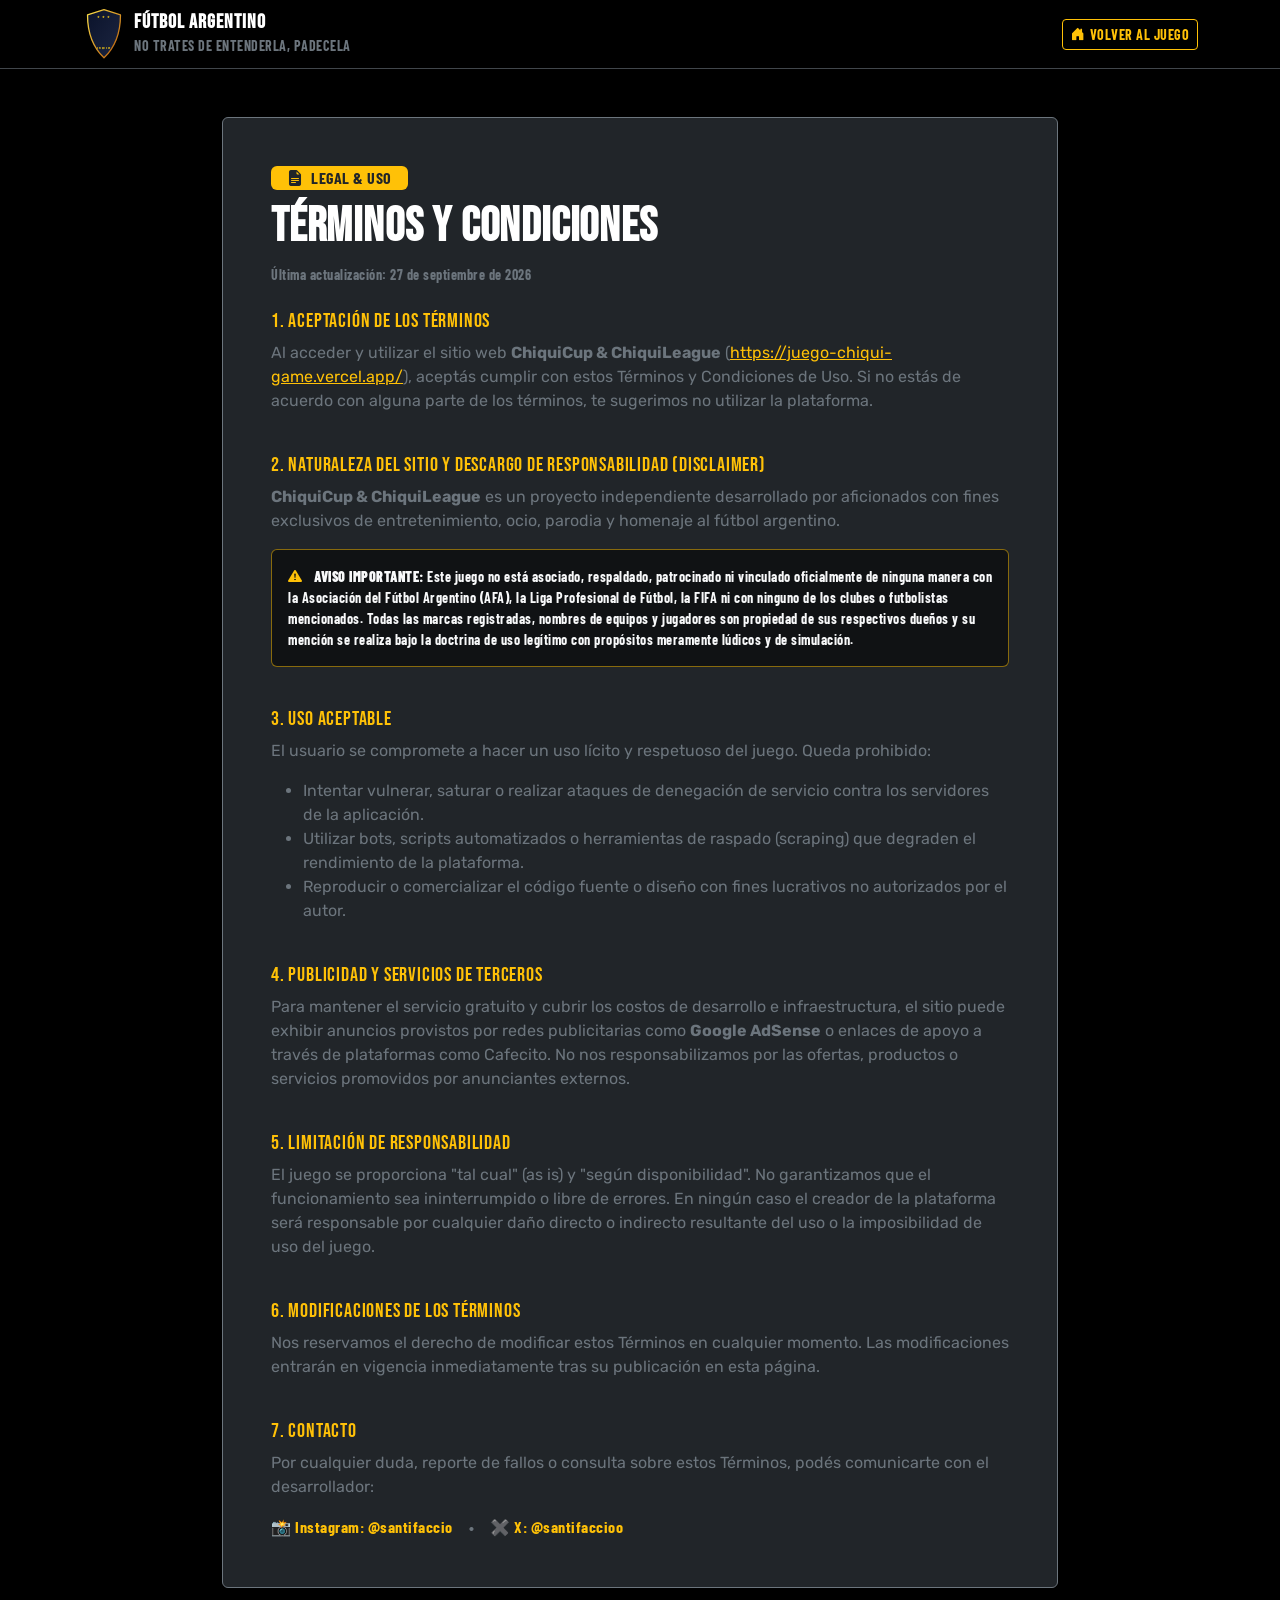
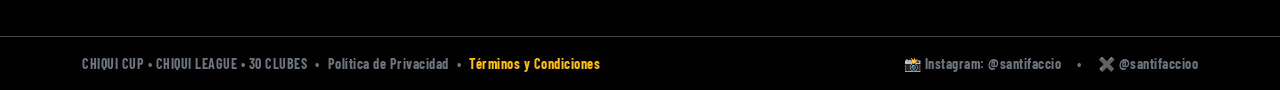
<file: terms.html>
<!DOCTYPE html>
<html lang="es" data-bs-theme="dark">
<head>
    <meta charset="UTF-8">
    <meta name="viewport" content="width=device-width, initial-scale=1.0">
    <title>Términos y Condiciones &bull; ChiquiCup & ChiquiLeague</title>
    <meta name="description" content="Términos y Condiciones de Uso de ChiquiCup y ChiquiLeague. Condiciones de juego, descargo de responsabilidad y propiedad intelectual.">
    <link href="https://cdn.jsdelivr.net/npm/bootstrap@5.3.3/dist/css/bootstrap.min.css" rel="stylesheet">
    <link href="https://cdn.jsdelivr.net/npm/bootstrap-icons@1.11.3/font/bootstrap-icons.min.css" rel="stylesheet">
    <link rel="preconnect" href="https://fonts.googleapis.com">
    <link rel="preconnect" href="https://fonts.gstatic.com" crossorigin>
    <link href="https://fonts.googleapis.com/css2?family=Barlow+Condensed:ital,wght@0,600;0,700;0,800;0,900;1,700&family=Bebas+Neue&family=Rubik:ital,wght@0,400;0,500;0,600;0,700;1,400&display=swap" rel="stylesheet">
    <link rel="stylesheet" href="style.css">
    
    <!-- Google AdSense Placeholder -->
    <!-- <script async src="https://pagead2.googlesyndication.com/pagead/js/adsbygoogle.js?client=ca-pub-XXXXXXXXXXXXXXXX" crossorigin="anonymous"></script> -->
</head>
<body class="bg-black text-light min-vh-100 d-flex flex-column">

    <header class="navbar navbar-expand-lg bg-black border-bottom border-secondary-subtle px-3 py-2 sticky-top shadow-sm">
        <div class="container d-flex justify-content-between align-items-center">
            <div class="d-flex align-items-center gap-2">
                <a href="index.html" class="text-decoration-none text-light d-flex align-items-center gap-2">
                    <div class="chiqui-logo-box">
                        <svg class="chiqui-svg" viewBox="0 0 100 120" xmlns="http://www.w3.org/2000/svg">
                            <defs>
                                <linearGradient id="shieldGrad" x1="0%" y1="0%" x2="100%" y2="100%">
                                    <stop offset="0%" stop-color="#0b132b"/>
                                    <stop offset="100%" stop-color="#1c2541"/>
                                </linearGradient>
                                <linearGradient id="goldBorder" x1="0%" y1="0%" x2="100%" y2="100%">
                                    <stop offset="0%" stop-color="#fde047"/>
                                    <stop offset="100%" stop-color="#b45309"/>
                                </linearGradient>
                            </defs>
                            <path d="M50 4 L88 16 C88 60 76 90 50 115 C24 90 12 60 12 16 Z" fill="url(#shieldGrad)" stroke="url(#goldBorder)" stroke-width="3" stroke-linejoin="round"/>
                            <text x="50" y="24" font-size="7.5" fill="#facc15" text-anchor="middle" font-weight="900" letter-spacing="1">★ ★ ★</text>
                            <text x="50" y="94.5" font-family="'Bebas Neue', sans-serif" font-size="7.5" fill="#facc15" text-anchor="middle" letter-spacing="1">CHIQUI CUP</text>
                        </svg>
                    </div>
                    <div>
                        <h1 class="h5 mb-0 fw-bold font-display text-white tracking-wide">FÚTBOL ARGENTINO</h1>
                        <small class="text-secondary font-mono text-uppercase">No trates de entenderla, padecela</small>
                    </div>
                </a>
            </div>
            <a href="index.html" class="btn btn-outline-warning btn-sm font-mono d-flex align-items-center gap-1 shadow-sm">
                <i class="bi bi-house-door-fill"></i> VOLVER AL JUEGO
            </a>
        </div>
    </header>

    <main class="container py-4 py-lg-5 flex-grow-1" style="max-width: 860px;">
        <div class="card bg-dark border-secondary p-4 p-md-5 shadow-lg">
            <span class="badge text-bg-warning text-dark font-mono px-3 py-1 fs-6 mb-2 align-self-start text-uppercase">
                <i class="bi bi-file-earmark-text-fill me-1"></i> Legal & Uso
            </span>
            <h1 class="display-5 fw-bold font-display text-white mb-2">TÉRMINOS Y CONDICIONES</h1>
            <p class="text-secondary font-mono small mb-4">Última actualización: 27 de septiembre de 2026</p>

            <div class="legal-content text-secondary d-flex flex-column gap-4">
                <section>
                    <h2 class="h5 text-warning font-display text-uppercase mb-2">1. Aceptación de los Términos</h2>
                    <p>
                        Al acceder y utilizar el sitio web <strong>ChiquiCup & ChiquiLeague</strong> (<a href="https://juego-chiqui-game.vercel.app/" class="text-warning">https://juego-chiqui-game.vercel.app/</a>), aceptás cumplir con estos Términos y Condiciones de Uso. Si no estás de acuerdo con alguna parte de los términos, te sugerimos no utilizar la plataforma.
                    </p>
                </section>

                <section>
                    <h2 class="h5 text-warning font-display text-uppercase mb-2">2. Naturaleza del Sitio y Descargo de Responsabilidad (Disclaimer)</h2>
                    <p>
                        <strong>ChiquiCup & ChiquiLeague</strong> es un proyecto independiente desarrollado por aficionados con fines exclusivos de entretenimiento, ocio, parodia y homenaje al fútbol argentino.
                    </p>
                    <div class="alert bg-black bg-opacity-50 border border-warning border-opacity-50 text-light small font-mono">
                        <i class="bi bi-exclamation-triangle-fill text-warning me-2"></i>
                        <strong>AVISO IMPORTANTE:</strong> Este juego no está asociado, respaldado, patrocinado ni vinculado oficialmente de ninguna manera con la Asociación del Fútbol Argentino (AFA), la Liga Profesional de Fútbol, la FIFA ni con ninguno de los clubes o futbolistas mencionados. Todas las marcas registradas, nombres de equipos y jugadores son propiedad de sus respectivos dueños y su mención se realiza bajo la doctrina de uso legítimo con propósitos meramente lúdicos y de simulación.
                    </div>
                </section>

                <section>
                    <h2 class="h5 text-warning font-display text-uppercase mb-2">3. Uso Aceptable</h2>
                    <p>
                        El usuario se compromete a hacer un uso lícito y respetuoso del juego. Queda prohibido:
                    </p>
                    <ul>
                        <li>Intentar vulnerar, saturar o realizar ataques de denegación de servicio contra los servidores de la aplicación.</li>
                        <li>Utilizar bots, scripts automatizados o herramientas de raspado (scraping) que degraden el rendimiento de la plataforma.</li>
                        <li>Reproducir o comercializar el código fuente o diseño con fines lucrativos no autorizados por el autor.</li>
                    </ul>
                </section>

                <section>
                    <h2 class="h5 text-warning font-display text-uppercase mb-2">4. Publicidad y Servicios de Terceros</h2>
                    <p>
                        Para mantener el servicio gratuito y cubrir los costos de desarrollo e infraestructura, el sitio puede exhibir anuncios provistos por redes publicitarias como <strong>Google AdSense</strong> o enlaces de apoyo a través de plataformas como Cafecito. No nos responsabilizamos por las ofertas, productos o servicios promovidos por anunciantes externos.
                    </p>
                </section>

                <section>
                    <h2 class="h5 text-warning font-display text-uppercase mb-2">5. Limitación de Responsabilidad</h2>
                    <p>
                        El juego se proporciona "tal cual" (as is) y "según disponibilidad". No garantizamos que el funcionamiento sea ininterrumpido o libre de errores. En ningún caso el creador de la plataforma será responsable por cualquier daño directo o indirecto resultante del uso o la imposibilidad de uso del juego.
                    </p>
                </section>

                <section>
                    <h2 class="h5 text-warning font-display text-uppercase mb-2">6. Modificaciones de los Términos</h2>
                    <p>
                        Nos reservamos el derecho de modificar estos Términos en cualquier momento. Las modificaciones entrarán en vigencia inmediatamente tras su publicación en esta página.
                    </p>
                </section>

                <section>
                    <h2 class="h5 text-warning font-display text-uppercase mb-2">7. Contacto</h2>
                    <p>
                        Por cualquier duda, reporte de fallos o consulta sobre estos Términos, podés comunicarte con el desarrollador:
                    </p>
                    <div class="d-flex gap-3 align-items-center font-mono">
                        <a href="https://www.instagram.com/santifaccio/" target="_blank" rel="noopener noreferrer" class="text-warning text-decoration-none">📸 Instagram: @santifaccio</a>
                        <span>&bull;</span>
                        <a href="https://x.com/santifaccioo" target="_blank" rel="noopener noreferrer" class="text-warning text-decoration-none">✖️ X: @santifaccioo</a>
                    </div>
                </section>
            </div>
        </div>
    </main>

    <footer class="retro-footer bg-black border-top border-secondary-subtle py-3 px-3 mt-auto">
        <div class="container d-flex justify-content-between align-items-center flex-wrap gap-3 font-mono small text-secondary">
            <div class="d-flex align-items-center gap-2 flex-wrap">
                <span>CHIQUI CUP &bull; CHIQUI LEAGUE &bull; 30 CLUBES</span>
                <span class="d-none d-md-inline">&bull;</span>
                <a href="privacy.html" class="text-secondary text-decoration-none hover-light">Política de Privacidad</a>
                <span>&bull;</span>
                <a href="terms.html" class="text-warning text-decoration-none hover-light">Términos y Condiciones</a>
            </div>
            <div class="footer-socials d-flex align-items-center gap-3">
                <a href="https://www.instagram.com/santifaccio/" target="_blank" rel="noopener noreferrer" class="text-secondary text-decoration-none hover-light">📸 Instagram: @santifaccio</a>
                <span>&bull;</span>
                <a href="https://x.com/santifaccioo" target="_blank" rel="noopener noreferrer" class="text-secondary text-decoration-none hover-light">✖️ @santifaccioo</a>
            </div>
        </div>
    </footer>

    <script src="https://cdn.jsdelivr.net/npm/bootstrap@5.3.3/dist/js/bootstrap.bundle.min.js"></script>
</body>
</html>
</file>
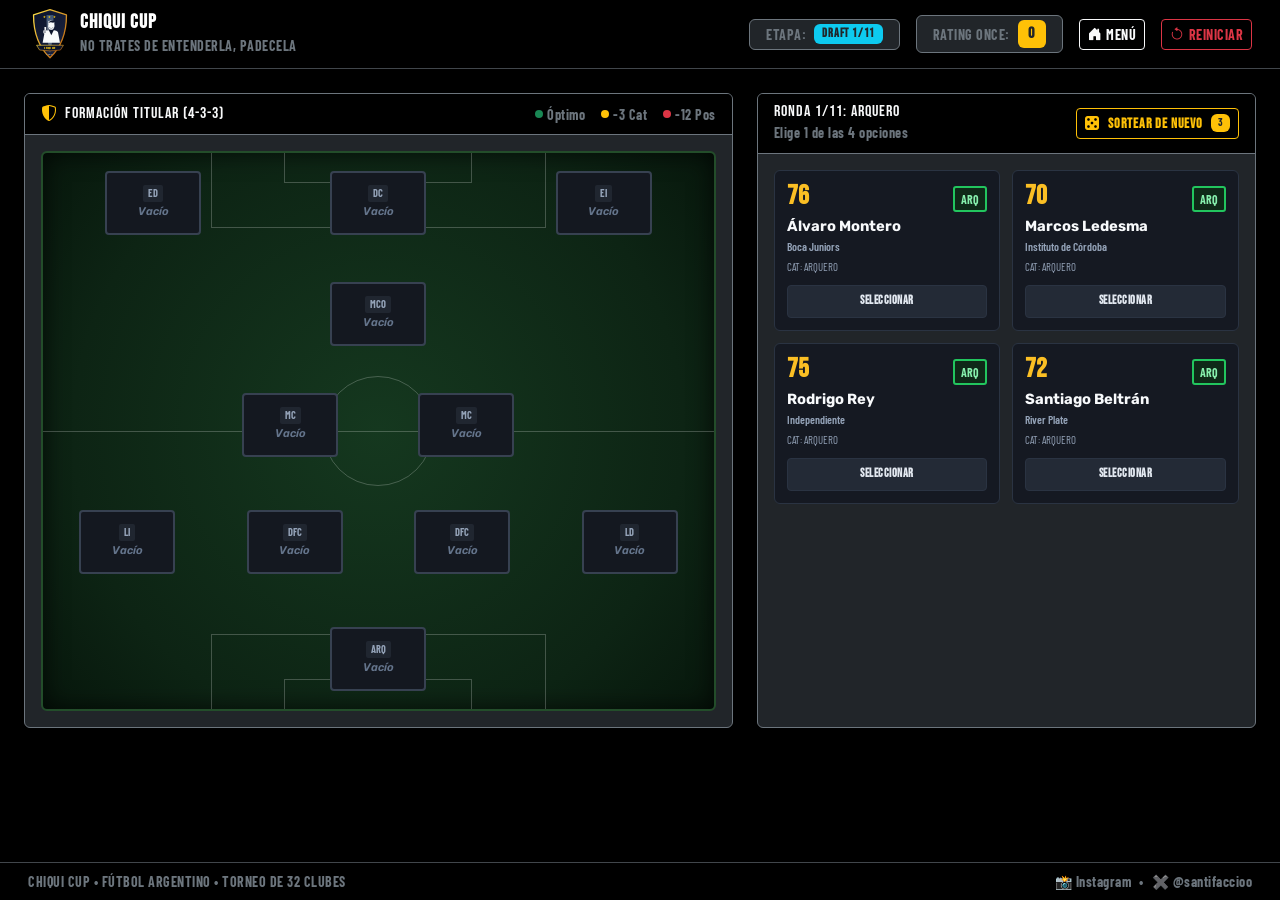
<file: web/chiquicup.html>
<!DOCTYPE html>
<html lang="es" data-bs-theme="dark">
<head>
    <meta charset="UTF-8">
    <meta name="viewport" content="width=device-width, initial-scale=1.0">
    <title>ChiquiCup - Torneo Oficial &bull; Fútbol Argentino</title>
    <meta name="description" content="ChiquiCup: Simulador de draft y playoffs de 32 clubes del fútbol argentino. No trates de entenderla, padecela.">
    
    <link href="https://cdn.jsdelivr.net/npm/bootstrap@5.3.3/dist/css/bootstrap.min.css" rel="stylesheet">
    
    <link href="https://cdn.jsdelivr.net/npm/bootstrap-icons@1.11.3/font/bootstrap-icons.min.css" rel="stylesheet">
    
    <link rel="preconnect" href="https://fonts.googleapis.com">
    <link rel="preconnect" href="https://fonts.gstatic.com" crossorigin>
    <link href="https://fonts.googleapis.com/css2?family=Barlow+Condensed:ital,wght@0,600;0,700;0,800;0,900;1,700&family=Bebas+Neue&family=Rubik:ital,wght@0,400;0,500;0,600;0,700;1,400&display=swap" rel="stylesheet">
    <link rel="stylesheet" href="style.css">
</head>
<body class="bg-black text-light min-vh-100 d-flex flex-column">

    
    <header class="navbar navbar-expand-lg bg-black border-bottom border-secondary-subtle px-3 py-2 sticky-top shadow-sm">
        <div class="container-fluid d-flex justify-content-between align-items-center flex-wrap gap-2">
            <div class="d-flex align-items-center gap-2">
                
                <div class="chiqui-logo-box">
                    <svg class="chiqui-svg" viewBox="0 0 100 120" xmlns="http://www.w3.org/2000/svg">
                        <defs>
                            <linearGradient id="shieldGrad" x1="0%" y1="0%" x2="100%" y2="100%">
                                <stop offset="0%" stop-color="#0b132b"/>
                                <stop offset="100%" stop-color="#1c2541"/>
                            </linearGradient>
                            <linearGradient id="argStripes" x1="0%" y1="0%" x2="0%" y2="100%">
                                <stop offset="0%" stop-color="#75aadb"/>
                                <stop offset="50%" stop-color="#ffffff"/>
                                <stop offset="100%" stop-color="#75aadb"/>
                            </linearGradient>
                            <linearGradient id="goldBorder" x1="0%" y1="0%" x2="100%" y2="100%">
                                <stop offset="0%" stop-color="#fde047"/>
                                <stop offset="100%" stop-color="#b45309"/>
                            </linearGradient>
                        </defs>
                        <path d="M50 4 L88 16 C88 60 76 90 50 115 C24 90 12 60 12 16 Z" fill="url(#shieldGrad)" stroke="url(#goldBorder)" stroke-width="3" stroke-linejoin="round"/>
                        <path d="M42 16 L58 16 C58 64 54 86 50 104 C46 86 42 64 42 16 Z" fill="url(#argStripes)" opacity="0.4"/>
                        <text x="50" y="24" font-size="7.5" fill="#facc15" text-anchor="middle" font-weight="900" letter-spacing="1">★ ★ ★</text>
                        <g fill="#f8fafc">
                            <path d="M46 36 C44 31 48 29 53 29 C58 29 61 31 60 36 C60 39 61 41 60 44 C59 48 56 50 53 50 C50 50 47 48 46 44 C45 41 47 39 46 36 Z"/>
                            <path d="M46 35 C48 29 56 27 60 30 C61 32 59 34 57 34 C54 32 49 32 46 35 Z" fill="#0b132b"/>
                            <path d="M48 43 C50 47 56 47 58 43 C57 48 49 48 48 43 Z" fill="#0b132b"/>
                            <path d="M37 59 C37 53 44 51 53 51 C62 51 69 53 69 59 L73 80 L33 80 Z"/>
                            <path d="M47 51 L53 63 L59 51 Z" fill="#0b132b"/>
                            <g transform="translate(19, 39) scale(0.65)">
                                <path d="M32 30 L40 24 L45 28 L37 36 Z" fill="#f8fafc"/>
                                <circle cx="30" cy="24" r="7" fill="#f8fafc"/>
                                <path d="M28 24 L28 9 C28 7 34 7 34 9 L34 24 Z" fill="#f8fafc"/>
                                <line x1="25" y1="19" x2="33" y2="19" stroke="#0b132b" stroke-width="1.3"/>
                                <line x1="24" y1="23" x2="33" y2="23" stroke="#0b132b" stroke-width="1.3"/>
                                <line x1="25" y1="27" x2="33" y2="27" stroke="#0b132b" stroke-width="1.3"/>
                            </g>
                        </g>
                        <path d="M19 86 L81 86 L74 97 L50 99 L26 97 Z" fill="#0b132b" stroke="url(#goldBorder)" stroke-width="1.5"/>
                        <text x="50" y="94.5" font-family="'Bebas Neue', sans-serif" font-size="6.8" font-weight="900" fill="#facc15" text-anchor="middle" letter-spacing="0.5">CHIQUI CUP</text>
                        <text x="50" y="108" font-family="'Barlow Condensed', sans-serif" font-size="4.2" font-weight="700" fill="#94a3b8" text-anchor="middle" letter-spacing="1">GENIO!</text>
                    </svg>
                </div>
                <div>
                    <h1 class="h5 mb-0 fw-bold font-chakra text-white tracking-wide">CHIQUI CUP</h1>
                    <small class="text-secondary font-mono d-none d-sm-inline">NO TRATES DE ENTENDERLA, PADECELA</small>
                </div>
            </div>

            
            <div class="d-flex align-items-center gap-2 gap-sm-3 flex-wrap">
                <div class="d-flex align-items-center gap-2 bg-dark px-2 px-sm-3 py-1 rounded border border-secondary">
                    <span class="text-secondary small font-mono text-uppercase">Etapa:</span>
                    <span id="header-phase" class="badge text-bg-info text-dark font-chakra fw-bold">Draft 1/11</span>
                </div>
                <div class="d-flex align-items-center gap-2 bg-dark px-2 px-sm-3 py-1 rounded border border-secondary">
                    <span class="text-secondary small font-mono text-uppercase">Rating Once:</span>
                    <span id="header-rating" class="badge text-bg-warning text-dark font-chakra fw-bold fs-6">0.0</span>
                </div>
                <a href="index.html" class="btn btn-outline-light btn-sm font-mono d-flex align-items-center gap-1 shadow-sm" title="Volver al Menú Principal"><i class="bi bi-house-door-fill"></i><span class="d-none d-md-inline">MENÚ</span></a>
                <button id="btn-restart" class="btn btn-outline-danger btn-sm font-mono d-flex align-items-center gap-1 shadow-sm" title="Reiniciar partida">
                    <i class="bi bi-arrow-counterclockwise"></i>
                    <span class="d-none d-md-inline">REINICIAR</span>
                </button>
            </div>
        </div>
    </header>

    
    <main class="container-fluid flex-grow-1 p-2 p-md-3 p-xl-4">
        <div class="row g-3 g-xl-4 h-100">

            
            <section class="col-12 col-xl-7 col-xxl-7 d-flex flex-column">
                <div class="card bg-dark border-secondary h-100 shadow">
                    <div class="card-header bg-black bg-opacity-60 border-secondary d-flex justify-content-between align-items-center py-2 px-3">
                        <div class="d-flex align-items-center gap-2">
                            <i class="bi bi-shield-shaded text-warning"></i>
                            <h2 class="h6 mb-0 font-chakra text-uppercase text-light tracking-wide">FORMACIÓN TITULAR (4-3-3)</h2>
                        </div>
                        <div class="d-flex align-items-center gap-2 gap-sm-3 font-mono small text-secondary">
                            <span class="d-flex align-items-center gap-1"><span class="badge-dot bg-success"></span> Óptimo</span>
                            <span class="d-flex align-items-center gap-1"><span class="badge-dot bg-warning"></span> -3 Cat</span>
                            <span class="d-flex align-items-center gap-1"><span class="badge-dot bg-danger"></span> -12 Pos</span>
                        </div>
                    </div>

                    <div class="card-body p-2 p-md-3 d-flex flex-column justify-content-center">
                        <div class="tactical-board" id="tactical-pitch">
                            <div class="pitch-lines">
                                <div class="box-penalty top"></div>
                                <div class="box-goal top"></div>
                                <div class="center-circle"></div>
                                <div class="center-line"></div>
                                <div class="box-penalty bottom"></div>
                                <div class="box-goal bottom"></div>
                            </div>

                            
                            <div class="line-row forwards">
                                <div class="tactical-slot" data-slot="10" id="slot-10">
                                    <span class="pos-tag">EL</span>
                                    <div class="slot-body empty">Vacío</div>
                                </div>
                                <div class="tactical-slot" data-slot="9" id="slot-9">
                                    <span class="pos-tag">DC</span>
                                    <div class="slot-body empty">Vacío</div>
                                </div>
                                <div class="tactical-slot" data-slot="8" id="slot-8">
                                    <span class="pos-tag">ED</span>
                                    <div class="slot-body empty">Vacío</div>
                                </div>
                            </div>

                            
                            <div class="line-row am-line">
                                <div class="tactical-slot" data-slot="7" id="slot-7">
                                    <span class="pos-tag">MCO</span>
                                    <div class="slot-body empty">Vacío</div>
                                </div>
                            </div>

                            
                            <div class="line-row mids">
                                <div class="tactical-slot" data-slot="5" id="slot-5">
                                    <span class="pos-tag">MC</span>
                                    <div class="slot-body empty">Vacío</div>
                                </div>
                                <div class="tactical-slot" data-slot="6" id="slot-6">
                                    <span class="pos-tag">MC</span>
                                    <div class="slot-body empty">Vacío</div>
                                </div>
                            </div>

                            
                            <div class="line-row defenders">
                                <div class="tactical-slot" data-slot="1" id="slot-1">
                                    <span class="pos-tag">LI</span>
                                    <div class="slot-body empty">Vacío</div>
                                </div>
                                <div class="tactical-slot" data-slot="2" id="slot-2">
                                    <span class="pos-tag">DFC</span>
                                    <div class="slot-body empty">Vacío</div>
                                </div>
                                <div class="tactical-slot" data-slot="3" id="slot-3">
                                    <span class="pos-tag">DFC</span>
                                    <div class="slot-body empty">Vacío</div>
                                </div>
                                <div class="tactical-slot" data-slot="4" id="slot-4">
                                    <span class="pos-tag">LD</span>
                                    <div class="slot-body empty">Vacío</div>
                                </div>
                            </div>

                            
                            <div class="line-row goalkeeper">
                                <div class="tactical-slot" data-slot="0" id="slot-0">
                                    <span class="pos-tag">ARQ</span>
                                    <div class="slot-body empty">Vacío</div>
                                </div>
                            </div>
                        </div>
                    </div>
                </div>
            </section>

            
            <section class="col-12 col-xl-5 col-xxl-5 d-flex flex-column">

                
                <div id="draft-section" class="card bg-dark border-secondary h-100 shadow">
                    <div class="card-header bg-black bg-opacity-60 border-secondary d-flex justify-content-between align-items-center py-2 px-3 flex-wrap gap-2">
                        <div>
                            <h2 id="draft-round-title" class="h6 mb-0 font-chakra text-uppercase text-light tracking-wide">Ronda 1/11: Arquero</h2>
                            <small class="text-secondary font-mono">Elige 1 de las 4 opciones</small>
                        </div>
                        <button id="btn-reroll-draft" class="btn btn-outline-warning btn-sm font-chakra fw-bold d-flex align-items-center gap-2 shadow-sm" title="Sortear 4 opciones nuevas">
                            <i class="bi bi-dice-5-fill"></i>
                            <span class="reroll-text">SORTEAR DE NUEVO</span>
                            <span class="badge bg-warning text-dark font-mono" id="reroll-badge">3</span>
                        </button>
                    </div>

                    <div class="card-body p-3 overflow-y-auto">
                        <div class="choices-grid" id="choices-container">
                            
                        </div>
                    </div>
                </div>

                
                <div id="cup-section" class="card bg-dark border-secondary h-100 shadow hidden">
                    <div class="card-header bg-black bg-opacity-60 border-secondary py-2 px-3 text-center">
                        <h2 id="cup-stage-title" class="h5 mb-0 font-chakra text-uppercase text-warning fw-bold tracking-wide">COPA - DIECISEISAVOS DE FINAL</h2>
                    </div>

                    <div class="card-body p-3 d-flex flex-column gap-3 overflow-y-auto">
                        
                        <div class="match-fixture bg-black bg-opacity-50 border border-secondary rounded p-3 text-center shadow-sm">
                            <div class="row align-items-center g-2">
                                <div class="col-5">
                                    <div class="fixture-name font-chakra fw-bold fs-5 text-truncate">TU EQUIPO</div>
                                    <div class="badge text-bg-warning text-dark font-chakra fw-bold" id="cup-user-rating">78.0</div>
                                </div>
                                <div class="col-2">
                                    <span class="fixture-vs badge bg-secondary text-uppercase font-mono">VS</span>
                                </div>
                                <div class="col-5">
                                    <div class="fixture-name font-chakra fw-bold fs-5 text-truncate text-warning" id="rival-name">Boca Juniors</div>
                                    <div class="badge text-bg-secondary font-chakra fw-bold" id="rival-rating">80.0</div>
                                </div>
                            </div>
                        </div>

                        
                        <div class="d-flex justify-content-between align-items-center gap-2 flex-wrap">
                            <button id="btn-play-match" class="btn btn-success btn-lg font-chakra fw-bold flex-grow-1 shadow">
                                <i class="bi bi-play-circle-fill me-1"></i> COMENZAR PARTIDO
                            </button>
                            <div class="speed-toggle-container d-flex align-items-center gap-2 bg-dark px-3 py-2 rounded border border-secondary">
                                <span class="speed-label small font-mono text-secondary">Vel:</span>
                                <button id="btn-speed-toggle" class="btn btn-sm btn-outline-warning font-mono active">1x Normal</button>
                            </div>
                        </div>

                        
                        <div id="match-live-board" class="retro-scoreboard bg-black bg-opacity-70 border border-secondary rounded p-3 hidden shadow">
                            <div class="scoreboard-main d-flex justify-content-between align-items-center py-2 px-3 bg-dark rounded border border-secondary mb-3">
                                <div class="board-team text-center">
                                    <span class="board-name font-chakra text-secondary small d-block">LOCAL</span>
                                    <span class="board-score font-chakra fw-bold fs-2 text-white" id="live-home-score">0</span>
                                </div>
                                <div class="board-clock-wrapper text-center">
                                    <span class="board-clock badge text-bg-danger font-mono fs-6 px-3 py-2" id="live-match-time">0'</span>
                                </div>
                                <div class="board-team text-center">
                                    <span class="board-name font-chakra text-secondary small d-block text-truncate" id="live-away-name">RIVAL</span>
                                    <span class="board-score font-chakra fw-bold fs-2 text-white" id="live-away-score">0</span>
                                </div>
                            </div>

                            
                            <div id="penalties-display" class="penalties-retro bg-dark p-3 rounded border border-warning mb-3 hidden">
                                <div class="pen-header-title font-chakra text-warning fw-bold text-center mb-2">DEFINICIÓN POR PENALES</div>
                                <div class="pen-teams-grid d-flex justify-content-between align-items-center mb-2">
                                    <div class="pen-team-box home text-start">
                                        <span class="pen-team-name font-mono small d-block">TU EQUIPO</span>
                                        <div class="pen-dots d-flex gap-1 mt-1" id="pen-home-dots"></div>
                                    </div>
                                    <div class="pen-current-score font-chakra fw-bold fs-4 text-warning px-3" id="penalties-score-text">0 - 0</div>
                                    <div class="pen-team-box away text-end">
                                        <span class="pen-team-name font-mono small d-block" id="pen-away-name">RIVAL</span>
                                        <div class="pen-dots d-flex gap-1 justify-content-end mt-1" id="pen-away-dots"></div>
                                    </div>
                                </div>
                                <div class="pen-status-line text-secondary font-mono small text-center" id="pen-status-line">Preparando la serie...</div>
                            </div>

                            
                            <div class="ticker-log border border-secondary rounded p-2 overflow-y-auto mb-3" id="events-log" style="max-height: 220px;">
                                
                            </div>

                            
                            <div id="match-result-banner" class="result-banner alert text-center p-3 hidden mb-3 font-chakra">
                                
                            </div>

                            
                            <div class="post-match-panel hidden text-center" id="post-match-actions">
                                <button id="btn-next-round" class="btn btn-primary btn-lg font-chakra fw-bold w-100 shadow">
                                    <i class="bi bi-arrow-right-circle-fill me-1"></i> SIGUIENTE RONDA
                                </button>
                            </div>

                            
                            <div id="game-over-panel" class="game-over-panel bg-dark p-3 rounded border border-warning text-center hidden shadow">
                                <div class="run-recap-box mb-3" id="run-recap-content">
                                    
                                </div>
                                <div class="game-over-actions d-flex gap-2 justify-content-center">
                                    <button id="btn-share-run" class="btn btn-outline-info font-chakra fw-bold flex-grow-1">
                                        <i class="bi bi-clipboard-check me-1"></i> COMPARTIR
                                    </button>
                                    <button id="btn-play-again" class="btn btn-warning font-chakra fw-bold flex-grow-1 text-dark">
                                        <i class="bi bi-arrow-repeat me-1"></i> VOLVER A JUGAR
                                    </button>
                                </div>
                                <div id="share-toast" class="share-toast badge text-bg-success mt-2 p-2 hidden">¡Copiado al portapapeles!</div>
                            </div>
                        </div>
                    </div>
                </div>

            </section>
        </div>
    </main>

    
    <footer class="retro-footer bg-black border-top border-secondary-subtle py-2 px-3 mt-auto">
        <div class="container-fluid d-flex justify-content-between align-items-center flex-wrap gap-2 font-mono small text-secondary">
            <span>CHIQUI CUP &bull; FÚTBOL ARGENTINO &bull; TORNEO DE 32 CLUBES</span>
            <div class="footer-socials d-flex align-items-center gap-2">
                <a href="https://www.instagram.com/santifaccio/" target="_blank" rel="noopener noreferrer" class="text-secondary text-decoration-none hover-light">📸 Instagram</a>
                <span>&bull;</span>
                <a href="https://x.com/santifaccioo" target="_blank" rel="noopener noreferrer" class="text-secondary text-decoration-none hover-light">✖️ @santifaccioo</a>
            </div>
        </div>
    </footer>

    
    <script src="https://cdn.jsdelivr.net/npm/bootstrap@5.3.3/dist/js/bootstrap.bundle.min.js"></script>
    <script src="fulbo-engine.js"></script>
    <script src="app.js"></script>
</body>
</html>
</file>
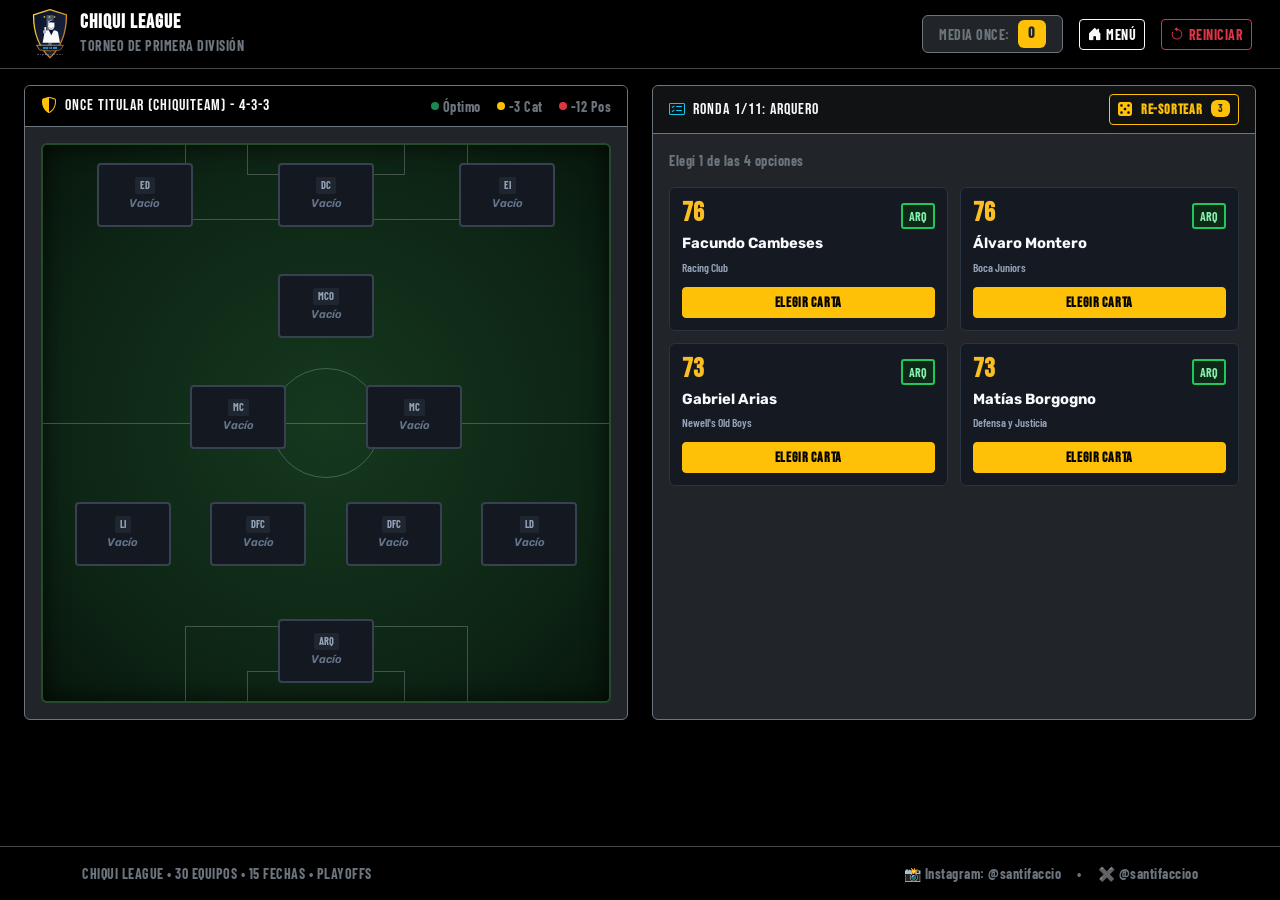
<file: web/chiquileague.html>
<!DOCTYPE html>
<html lang="es" data-bs-theme="dark">
<head>
    <meta charset="UTF-8">
    <meta name="viewport" content="width=device-width, initial-scale=1.0">
    <title>ChiquiLeague - Torneo Oficial de Liga &bull; Fútbol Argentino</title>
    <meta name="description" content="ChiquiLeague: Torneo de Liga de 30 equipos con 15 fechas, interzonal de clásicos y playoffs por el campeonato argentino.">
    
    <link href="https://cdn.jsdelivr.net/npm/bootstrap@5.3.3/dist/css/bootstrap.min.css" rel="stylesheet">
    
    <link href="https://cdn.jsdelivr.net/npm/bootstrap-icons@1.11.3/font/bootstrap-icons.min.css" rel="stylesheet">
    
    <link rel="preconnect" href="https://fonts.googleapis.com">
    <link rel="preconnect" href="https://fonts.gstatic.com" crossorigin>
    <link href="https://fonts.googleapis.com/css2?family=Barlow+Condensed:ital,wght@0,600;0,700;0,800;0,900;1,700&family=Bebas+Neue&family=Rubik:ital,wght@0,400;0,500;0,600;0,700;1,400&display=swap" rel="stylesheet">
    <link rel="stylesheet" href="style.css">
    <style>
        .league-table th { font-family: 'Barlow Condensed', sans-serif; letter-spacing: 0.5px; font-size: 0.85rem; }
        .league-table td { font-family: 'Rubik', monospace, sans-serif; font-size: 0.85rem; vertical-align: middle; }
        .row-playoff { border-left: 3px solid #22c55e !important; background-color: rgba(34, 197, 94, 0.08) !important; }
        .row-user { border-left: 3px solid #facc15 !important; background-color: rgba(250, 204, 21, 0.15) !important; font-weight: bold; }
        .badge-derby { background: #b91c1c; color: #fecaca; border: 1px solid #ef4444; font-size: 0.7rem; }
        .match-card-sm { background: #161b22; border: 1px solid #30363d; border-radius: 6px; padding: 8px 12px; margin-bottom: 6px; }
        .match-card-sm.is-user { border-color: #facc15; background: #1f242d; }
        .bracket-node { background: #161b22; border: 1px solid #30363d; border-radius: 6px; padding: 10px; margin-bottom: 8px; }
        .bracket-node.is-user { border-color: #facc15; box-shadow: 0 0 10px rgba(250, 204, 21, 0.2); }
        .nav-pills .nav-link.active { background-color: #facc15; color: #0b132b; font-weight: bold; }
    </style>
</head>
<body class="bg-black text-light min-vh-100 d-flex flex-column">

    
    <header class="navbar navbar-expand-lg bg-black border-bottom border-secondary-subtle px-3 py-2 sticky-top shadow-sm">
        <div class="container-fluid d-flex justify-content-between align-items-center flex-wrap gap-2">
            <div class="d-flex align-items-center gap-2">
                <div class="chiqui-logo-box">
                    <svg class="chiqui-svg" viewBox="0 0 100 120" xmlns="http://www.w3.org/2000/svg">
                        <defs>
                            <linearGradient id="shieldGrad" x1="0%" y1="0%" x2="100%" y2="100%">
                                <stop offset="0%" stop-color="#0b132b"/>
                                <stop offset="100%" stop-color="#1c2541"/>
                            </linearGradient>
                            <linearGradient id="argStripes" x1="0%" y1="0%" x2="0%" y2="100%">
                                <stop offset="0%" stop-color="#75aadb"/>
                                <stop offset="50%" stop-color="#ffffff"/>
                                <stop offset="100%" stop-color="#75aadb"/>
                            </linearGradient>
                            <linearGradient id="goldBorder" x1="0%" y1="0%" x2="100%" y2="100%">
                                <stop offset="0%" stop-color="#fde047"/>
                                <stop offset="100%" stop-color="#b45309"/>
                            </linearGradient>
                        </defs>
                        <path d="M50 4 L88 16 C88 60 76 90 50 115 C24 90 12 60 12 16 Z" fill="url(#shieldGrad)" stroke="url(#goldBorder)" stroke-width="3" stroke-linejoin="round"/>
                        <path d="M42 16 L58 16 C58 64 54 86 50 104 C46 86 42 64 42 16 Z" fill="url(#argStripes)" opacity="0.4"/>
                        <text x="50" y="24" font-size="7.5" fill="#facc15" text-anchor="middle" font-weight="900" letter-spacing="1">★ ★ ★</text>
                        <g fill="#f8fafc">
                            <path d="M46 36 C44 31 48 29 53 29 C58 29 61 31 60 36 C60 39 61 41 60 44 C59 48 56 50 53 50 C50 50 47 48 46 44 C45 41 47 39 46 36 Z"/>
                            <path d="M46 35 C48 29 56 27 60 30 C61 32 59 34 57 34 C54 32 49 32 46 35 Z" fill="#0b132b"/>
                            <path d="M48 43 C50 47 56 47 58 43 C57 48 49 48 48 43 Z" fill="#0b132b"/>
                            <path d="M37 59 C37 53 44 51 53 51 C62 51 69 53 69 59 L73 80 L33 80 Z"/>
                            <path d="M47 51 L53 63 L59 51 Z" fill="#0b132b"/>
                            <g transform="translate(19, 39) scale(0.65)">
                                <path d="M32 30 L40 24 L45 28 L37 36 Z" fill="#f8fafc"/>
                                <circle cx="30" cy="24" r="7" fill="#f8fafc"/>
                                <path d="M28 24 L28 9 C28 7 34 7 34 9 L34 24 Z" fill="#f8fafc"/>
                                <line x1="25" y1="19" x2="33" y2="19" stroke="#0b132b" stroke-width="1.3"/>
                                <line x1="24" y1="23" x2="33" y2="23" stroke="#0b132b" stroke-width="1.3"/>
                                <line x1="25" y1="27" x2="33" y2="27" stroke="#0b132b" stroke-width="1.3"/>
                            </g>
                        </g>
                        <path d="M19 86 L81 86 L74 97 L50 99 L26 97 Z" fill="#0b132b" stroke="url(#goldBorder)" stroke-width="1.5"/>
                        <text x="50" y="94.5" font-family="'Bebas Neue', sans-serif" font-size="6.5" font-weight="900" fill="#38bdf8" text-anchor="middle" letter-spacing="0.5">CHIQUI LEAGUE</text>
                        <text x="50" y="108" font-family="'Barlow Condensed', sans-serif" font-size="4.2" font-weight="700" fill="#94a3b8" text-anchor="middle" letter-spacing="1">30 EQUIPOS &bull; PLAYOFFS</text>
                    </svg>
                </div>
                <div>
                    <h1 class="h5 mb-0 fw-bold font-chakra text-white tracking-wide">CHIQUI LEAGUE</h1>
                    <small class="text-secondary font-mono d-none d-sm-inline">TORNEO DE PRIMERA DIVISIÓN</small>
                </div>
            </div>

            
            <div class="d-flex align-items-center gap-2 gap-sm-3 flex-wrap">
                <div class="d-flex align-items-center gap-2 bg-dark px-3 py-1 rounded border border-secondary">
                    <span class="text-secondary small font-mono text-uppercase">Media Once:</span>
                    <span id="header-rating" class="badge text-bg-warning text-dark font-chakra fw-bold fs-6">0.0</span>
                </div>
                <a href="index.html" class="btn btn-outline-light btn-sm font-mono d-flex align-items-center gap-1 shadow-sm" title="Volver al Menú Principal">
                    <i class="bi bi-house-door-fill"></i><span class="d-none d-md-inline">MENÚ</span>
                </a>
                <button id="btn-restart" class="btn btn-outline-danger btn-sm font-mono d-flex align-items-center gap-1 shadow-sm" title="Reiniciar liga">
                    <i class="bi bi-arrow-counterclockwise"></i><span class="d-none d-md-inline">REINICIAR</span>
                </button>
            </div>
        </div>
    </header>

    
    <main class="container-fluid py-3 px-2 px-md-4 flex-grow-1">
        <div class="row g-3 g-xl-4 h-100">

            
            <section class="col-12 col-xl-6 col-xxl-6 d-flex flex-column">
                <div class="card bg-dark border-secondary h-100 shadow">
                    <div class="card-header bg-black bg-opacity-60 border-secondary d-flex justify-content-between align-items-center py-2 px-3">
                        <div class="d-flex align-items-center gap-2">
                            <i class="bi bi-shield-shaded text-warning"></i>
                            <h2 class="h6 mb-0 font-chakra text-uppercase text-light tracking-wide" id="pitch-team-title">ONCE TITULAR (4-3-3)</h2>
                        </div>
                        <div class="d-flex align-items-center gap-2 gap-sm-3 font-mono small text-secondary">
                            <span class="d-flex align-items-center gap-1"><span class="badge-dot bg-success"></span> Óptimo</span>
                            <span class="d-flex align-items-center gap-1"><span class="badge-dot bg-warning"></span> -3 Cat</span>
                            <span class="d-flex align-items-center gap-1"><span class="badge-dot bg-danger"></span> -12 Pos</span>
                        </div>
                    </div>
                    <div class="card-body p-2 p-md-3 d-flex flex-column justify-content-center">
                        <div class="tactical-board" id="tactical-pitch">
                            
                            <div class="pitch-lines">
                                <div class="box-penalty top"></div>
                                <div class="box-goal top"></div>
                                <div class="center-circle"></div>
                                <div class="center-line"></div>
                                <div class="box-penalty bottom"></div>
                                <div class="box-goal bottom"></div>
                            </div>

                            
                            <div class="line-row forwards">
                                <div class="tactical-slot" data-slot="10" id="slot-10">
                                    <span class="pos-tag">EI</span>
                                    <div class="slot-body empty">Vacío</div>
                                </div>
                                <div class="tactical-slot" data-slot="9" id="slot-9">
                                    <span class="pos-tag">DC</span>
                                    <div class="slot-body empty">Vacío</div>
                                </div>
                                <div class="tactical-slot" data-slot="8" id="slot-8">
                                    <span class="pos-tag">ED</span>
                                    <div class="slot-body empty">Vacío</div>
                                </div>
                            </div>

                            
                            <div class="line-row am-line">
                                <div class="tactical-slot" data-slot="7" id="slot-7">
                                    <span class="pos-tag">MCO</span>
                                    <div class="slot-body empty">Vacío</div>
                                </div>
                            </div>

                            
                            <div class="line-row mids">
                                <div class="tactical-slot" data-slot="5" id="slot-5">
                                    <span class="pos-tag">MC</span>
                                    <div class="slot-body empty">Vacío</div>
                                </div>
                                <div class="tactical-slot" data-slot="6" id="slot-6">
                                    <span class="pos-tag">MC</span>
                                    <div class="slot-body empty">Vacío</div>
                                </div>
                            </div>

                            
                            <div class="line-row defenders">
                                <div class="tactical-slot" data-slot="1" id="slot-1">
                                    <span class="pos-tag">LI</span>
                                    <div class="slot-body empty">Vacío</div>
                                </div>
                                <div class="tactical-slot" data-slot="2" id="slot-2">
                                    <span class="pos-tag">DFC</span>
                                    <div class="slot-body empty">Vacío</div>
                                </div>
                                <div class="tactical-slot" data-slot="3" id="slot-3">
                                    <span class="pos-tag">DFC</span>
                                    <div class="slot-body empty">Vacío</div>
                                </div>
                                <div class="tactical-slot" data-slot="4" id="slot-4">
                                    <span class="pos-tag">LD</span>
                                    <div class="slot-body empty">Vacío</div>
                                </div>
                            </div>

                            
                            <div class="line-row goalkeeper">
                                <div class="tactical-slot" data-slot="0" id="slot-0">
                                    <span class="pos-tag">ARQ</span>
                                    <div class="slot-body empty">Vacío</div>
                                </div>
                            </div>
                        </div>
                    </div>
                </div>
            </section>

            
            <section class="col-12 col-xl-6 col-xxl-6 d-flex flex-column">

                
                <div id="draft-section" class="card bg-dark border-secondary h-100 shadow">
                    <div class="card-header bg-black bg-opacity-50 border-secondary d-flex justify-content-between align-items-center py-2">
                        <div class="d-flex align-items-center gap-2">
                            <i class="bi bi-card-checklist text-info"></i>
                            <h2 id="draft-round-title" class="h6 mb-0 font-chakra text-uppercase text-light tracking-wide">Ronda 1/11: Arquero</h2>
                        </div>
                        <button id="btn-reroll-draft" class="btn btn-outline-warning btn-sm font-chakra fw-bold d-flex align-items-center gap-2 shadow-sm" title="Sortear 4 opciones nuevas">
                            <i class="bi bi-dice-5-fill"></i>
                            <span>RE-SORTEAR</span>
                            <span class="badge bg-warning text-dark font-mono" id="reroll-badge">3</span>
                        </button>
                    </div>
                    <div class="card-body p-3">
                        <small class="text-secondary font-mono d-block mb-3">Elegí 1 de las 4 opciones</small>
                        <div class="choices-grid" id="choices-container">
                            
                        </div>
                    </div>
                </div>

                
                <div id="league-section" class="card bg-dark border-secondary h-100 shadow d-none">
                    <div class="card-header bg-black bg-opacity-50 border-secondary d-flex justify-content-between align-items-center py-2 flex-wrap gap-2">
                        <div class="d-flex align-items-center gap-2">
                            <i class="bi bi-calendar3 text-warning"></i>
                            <h2 id="league-matchday-title" class="h6 mb-0 font-chakra text-uppercase text-warning fw-bold tracking-wide">FECHA 1 / 15</h2>
                        </div>
                        <div class="d-flex align-items-center gap-2">
                            <div id="derby-indicator" class="badge badge-derby px-2 py-1 text-uppercase d-none">
                                <i class="bi bi-fire me-1"></i> Interzonal
                            </div>
                            <div id="speed-toggle-league-container" class="btn-group btn-group-sm" role="group">
                                <button id="btn-speed-toggle" class="btn btn-sm btn-outline-warning font-mono active">1x Normal</button>
                            </div>
                        </div>
                    </div>
                    <div class="card-body p-3">

                        
                        <div id="user-match-preview-card" class="card bg-black border-warning border-opacity-50 p-3 mb-3 shadow-sm">
                            <div class="d-flex justify-content-between align-items-center flex-wrap gap-3">
                                <div>
                                    <div class="d-flex align-items-center gap-2 flex-wrap">
                                        <span class="font-chakra fw-bold fs-4 text-white" id="match-home-name">ChiquiTeam</span>
                                        <span class="badge bg-warning text-dark font-mono fs-6" id="match-home-rating">78</span>
                                        <span class="text-secondary font-display fs-5 px-2">VS</span>
                                        <span class="font-chakra fw-bold fs-4 text-warning" id="match-away-name">Boca Juniors</span>
                                        <span class="badge bg-secondary font-mono fs-6" id="match-away-rating">77</span>
                                    </div>
                                </div>
                                <div>
                                    <button id="btn-play-fecha" class="btn btn-warning btn-lg font-chakra fw-bold text-dark px-4 py-2 shadow">
                                        <i class="bi bi-play-fill me-1"></i> JUGAR FECHA
                                    </button>
                                </div>
                            </div>
                        </div>

                        
                        <div id="match-live-board" class="retro-scoreboard bg-black bg-opacity-70 border border-secondary rounded p-3 mb-3 shadow d-none">
                            <div class="scoreboard-main d-flex justify-content-between align-items-center py-2 px-3 bg-dark rounded border border-secondary mb-3">
                                <div class="board-team text-center" style="width: 38%;">
                                    <span class="board-name font-chakra text-warning fw-bold fs-5 text-truncate d-block" id="live-home-name">ChiquiTeam</span>
                                    <span class="board-score font-chakra fw-bold fs-1 text-white" id="live-home-score">0</span>
                                </div>
                                <div class="board-clock-wrapper text-center" style="width: 24%;">
                                    <span class="board-clock badge text-bg-danger font-mono fs-5 px-3 py-2 shadow-sm" id="live-match-time">0'</span>
                                </div>
                                <div class="board-team text-center" style="width: 38%;">
                                    <span class="board-name font-chakra text-light fw-bold fs-5 text-truncate d-block" id="live-away-name">Rival</span>
                                    <span class="board-score font-chakra fw-bold fs-1 text-white" id="live-away-score">0</span>
                                </div>
                            </div>

                            
                            <div class="events-log-container bg-dark bg-opacity-50 p-2 rounded border border-secondary border-opacity-50 mb-3" style="max-height: 140px; overflow-y: auto;">
                                <div class="events-log d-flex flex-column gap-1" id="events-log">
                                    <div class="ticker-item info font-mono small text-secondary">Comienza el encuentro.</div>
                                </div>
                            </div>

                            
                            <div id="match-result-banner" class="alert alert-dark border-secondary text-center py-2 mb-0 d-none">
                                <span class="font-chakra fw-bold fs-5" id="match-result-text">Resultado final</span>
                            </div>
                        </div>

                        
                        <ul class="nav nav-tabs border-secondary mb-3" id="leagueTabs" role="tablist">
                            <li class="nav-item" role="presentation">
                                <button class="nav-link active font-chakra text-uppercase py-2" id="tab-zona-a-btn" data-bs-toggle="tab" data-bs-target="#tab-zona-a" type="button" role="tab">
                                    <i class="bi bi-table me-1"></i> Zona A
                                </button>
                            </li>
                            <li class="nav-item" role="presentation">
                                <button class="nav-link font-chakra text-uppercase py-2" id="tab-zona-b-btn" data-bs-toggle="tab" data-bs-target="#tab-zona-b" type="button" role="tab">
                                    <i class="bi bi-table me-1"></i> Zona B
                                </button>
                            </li>
                            <li class="nav-item" role="presentation">
                                <button class="nav-link font-chakra text-uppercase py-2" id="tab-fecha-matches-btn" data-bs-toggle="tab" data-bs-target="#tab-fecha-matches" type="button" role="tab">
                                    <i class="bi bi-list-check me-1"></i> Partidos de la Fecha
                                </button>
                            </li>
                        </ul>

                        <div class="tab-content" id="leagueTabsContent">
                            
                            <div class="tab-pane fade show active" id="tab-zona-a" role="tabpanel">
                                <div class="table-responsive">
                                    <table class="table table-dark table-hover table-sm align-middle league-table mb-1">
                                        <thead>
                                            <tr class="text-secondary text-uppercase border-secondary">
                                                <th class="text-center" style="width: 40px;">#</th>
                                                <th>Club</th>
                                                <th class="text-center" title="Partidos Jugados">PJ</th>
                                                <th class="text-center" title="Ganados">PG</th>
                                                <th class="text-center" title="Empatados">PE</th>
                                                <th class="text-center" title="Perdidos">PP</th>
                                                <th class="text-center" title="Goles a Favor">GF</th>
                                                <th class="text-center" title="Goles en Contra">GC</th>
                                                <th class="text-center" title="Diferencia de Gol">DIF</th>
                                                <th class="text-center text-warning" title="Puntos">PTS</th>
                                            </tr>
                                        </thead>
                                        <tbody id="standings-a-body">
                                            
                                        </tbody>
                                    </table>
                                </div>
                                <small class="text-secondary font-mono d-block mt-1">1º al 8º clasifican a playoffs</small>
                            </div>

                            
                            <div class="tab-pane fade" id="tab-zona-b" role="tabpanel">
                                <div class="table-responsive">
                                    <table class="table table-dark table-hover table-sm align-middle league-table mb-1">
                                        <thead>
                                            <tr class="text-secondary text-uppercase border-secondary">
                                                <th class="text-center" style="width: 40px;">#</th>
                                                <th>Club</th>
                                                <th class="text-center" title="Partidos Jugados">PJ</th>
                                                <th class="text-center" title="Ganados">PG</th>
                                                <th class="text-center" title="Empatados">PE</th>
                                                <th class="text-center" title="Perdidos">PP</th>
                                                <th class="text-center" title="Goles a Favor">GF</th>
                                                <th class="text-center" title="Goles en Contra">GC</th>
                                                <th class="text-center" title="Diferencia de Gol">DIF</th>
                                                <th class="text-center text-warning" title="Puntos">PTS</th>
                                            </tr>
                                        </thead>
                                        <tbody id="standings-b-body">
                                            
                                        </tbody>
                                    </table>
                                </div>
                                <small class="text-secondary font-mono d-block mt-1">1º al 8º clasifican a playoffs</small>
                            </div>

                            
                            <div class="tab-pane fade" id="tab-fecha-matches" role="tabpanel">
                                <div class="row g-2" id="fecha-matches-container">
                                    
                                </div>
                            </div>
                        </div>

                    </div>
                </div>

                
                <div id="playoff-section" class="card bg-dark border-secondary h-100 shadow d-none">
                    <div class="card-header bg-black bg-opacity-50 border-secondary d-flex justify-content-between align-items-center py-2 flex-wrap gap-2">
                        <div class="d-flex align-items-center gap-2">
                            <i class="bi bi-trophy-fill text-warning"></i>
                            <h2 id="playoff-stage-title" class="h6 mb-0 font-chakra text-uppercase text-warning fw-bold tracking-wide">PLAYOFFS: OCTAVOS DE FINAL</h2>
                        </div>
                        <div id="speed-toggle-playoff-container" class="btn-group btn-group-sm" role="group">
                            <button id="btn-speed-toggle-playoff" class="btn btn-sm btn-outline-warning font-mono active">1x Normal</button>
                        </div>
                    </div>
                    <div class="card-body p-3">

                        
                        <ul class="nav nav-pills border-secondary mb-3 gap-2" id="playoffViewNav" role="tablist">
                            <li class="nav-item" role="presentation">
                                <button class="nav-link active font-chakra text-uppercase py-1 px-3 border border-secondary" id="nav-bracket-btn" data-bs-toggle="pill" data-bs-target="#view-playoff-bracket" type="button" role="tab">
                                    <i class="bi bi-diagram-2-fill me-1 text-warning"></i> Cuadro de Playoffs
                                </button>
                            </li>
                            <li class="nav-item" role="presentation">
                                <button class="nav-link font-chakra text-uppercase py-1 px-3 border border-secondary" id="nav-standings-btn" data-bs-toggle="pill" data-bs-target="#view-playoff-standings" type="button" role="tab">
                                    <i class="bi bi-table me-1 text-info"></i> Tablas de Posiciones (15 Fechas)
                                </button>
                            </li>
                        </ul>

                        <div class="tab-content" id="playoffViewContent">
                            
                            <div class="tab-pane fade show active" id="view-playoff-bracket" role="tabpanel">

                                
                                <div id="playoff-user-status-card" class="d-none"></div>

                                
                                <div id="playoff-next-match-box" class="card bg-black border-warning border-opacity-50 p-3 mb-3 shadow-sm d-none">
                                    <div class="d-flex justify-content-between align-items-center flex-wrap gap-3">
                                        <div>
                                            <div class="d-flex align-items-center gap-2 flex-wrap">
                                                <span class="font-chakra fw-bold fs-4 text-white" id="playoff-home-name">ChiquiTeam</span>
                                                <span class="badge bg-warning text-dark font-mono fs-6" id="playoff-home-rating">78</span>
                                                <span class="text-secondary font-display fs-5 px-2">VS</span>
                                                <span class="font-chakra fw-bold fs-4 text-warning" id="playoff-away-name">Rival</span>
                                                <span class="badge bg-secondary font-mono fs-6" id="playoff-away-rating">80</span>
                                            </div>
                                        </div>
                                        <div>
                                            <button id="btn-play-playoff" class="btn btn-warning btn-lg font-chakra fw-bold text-dark px-4 py-2 shadow">
                                                <i class="bi bi-play-fill me-1"></i> JUGAR PARTIDO
                                            </button>
                                        </div>
                                    </div>
                                </div>

                                
                                <div id="playoff-live-board" class="retro-scoreboard bg-black bg-opacity-70 border border-secondary rounded p-3 mb-3 shadow d-none">
                                    <div class="scoreboard-main d-flex justify-content-between align-items-center py-2 px-3 bg-dark rounded border border-secondary mb-3">
                                        <div class="board-team text-center" style="width: 38%;">
                                            <span class="board-name font-chakra text-warning fw-bold fs-5 text-truncate d-block" id="playoff-live-home-name">ChiquiTeam</span>
                                            <span class="board-score font-chakra fw-bold fs-1 text-white" id="playoff-live-home-score">0</span>
                                        </div>
                                        <div class="board-clock-wrapper text-center" style="width: 24%;">
                                            <span class="board-clock badge text-bg-danger font-mono fs-5 px-3 py-2 shadow-sm" id="playoff-live-match-time">0'</span>
                                        </div>
                                        <div class="board-team text-center" style="width: 38%;">
                                            <span class="board-name font-chakra text-light fw-bold fs-5 text-truncate d-block" id="playoff-live-away-name">Rival</span>
                                            <span class="board-score font-chakra fw-bold fs-1 text-white" id="playoff-live-away-score">0</span>
                                        </div>
                                    </div>

                                    
                                    <div id="playoff-penalties-display" class="bg-dark p-3 rounded border border-warning mb-3 d-none">
                                        <div class="pen-header-title font-chakra text-warning fw-bold text-center mb-2">DEFINICIÓN POR PENALES</div>
                                        <div class="d-flex justify-content-between align-items-center mb-2 px-2">
                                            <div class="text-start">
                                                <span class="font-mono small d-block text-secondary" id="playoff-pen-home-name">ChiquiTeam</span>
                                                <div class="pen-dots d-flex gap-1 mt-1" id="playoff-pen-home-dots"></div>
                                            </div>
                                            <div class="font-chakra fw-bold fs-4 text-warning px-3" id="playoff-penalties-score-text">0 - 0</div>
                                            <div class="text-end">
                                                <span class="font-mono small d-block text-secondary" id="playoff-pen-away-name">Rival</span>
                                                <div class="pen-dots d-flex gap-1 justify-content-end mt-1" id="playoff-pen-away-dots"></div>
                                            </div>
                                        </div>
                                        <div class="pen-status-line text-secondary font-mono small text-center" id="playoff-pen-status-line">Preparando la serie...</div>
                                    </div>

                                    
                                    <div class="events-log-container bg-dark bg-opacity-50 p-2 rounded border border-secondary border-opacity-50 mb-3" style="max-height: 140px; overflow-y: auto;">
                                        <div class="events-log d-flex flex-column gap-1" id="playoff-events-log">
                                            
                                        </div>
                                    </div>

                                    
                                    <div id="playoff-result-banner" class="alert alert-dark border-secondary text-center py-2 mb-0 d-none">
                                        <span class="font-chakra fw-bold fs-5" id="playoff-result-text">Resultado</span>
                                    </div>
                                </div>

                                
                                <h3 class="h6 font-chakra text-uppercase text-secondary tracking-wide mb-2">Llaves de la Ronda:</h3>
                                <div class="row g-2 mb-3" id="playoff-bracket-container">
                                    
                                </div>
                            </div>

                            
                            <div class="tab-pane fade" id="view-playoff-standings" role="tabpanel">
                                <ul class="nav nav-tabs border-secondary mb-3" id="playoffStandingsTabs" role="tablist">
                                    <li class="nav-item" role="presentation">
                                        <button class="nav-link active font-chakra text-uppercase py-1 px-3" id="tab-p-zona-a-btn" data-bs-toggle="tab" data-bs-target="#tab-p-zona-a" type="button" role="tab">
                                            <i class="bi bi-table me-1"></i> Zona A
                                        </button>
                                    </li>
                                    <li class="nav-item" role="presentation">
                                        <button class="nav-link font-chakra text-uppercase py-1 px-3" id="tab-p-zona-b-btn" data-bs-toggle="tab" data-bs-target="#tab-p-zona-b" type="button" role="tab">
                                            <i class="bi bi-table me-1"></i> Zona B
                                        </button>
                                    </li>
                                </ul>
                                <div class="tab-content" id="playoffStandingsContent">
                                    <div class="tab-pane fade show active" id="tab-p-zona-a" role="tabpanel">
                                        <div class="table-responsive">
                                            <table class="table table-dark table-hover table-sm align-middle league-table mb-1">
                                                <thead>
                                                    <tr class="text-secondary text-uppercase border-secondary">
                                                        <th class="text-center" style="width: 40px;">#</th>
                                                        <th>Club</th>
                                                        <th class="text-center" title="Partidos Jugados">PJ</th>
                                                        <th class="text-center" title="Ganados">PG</th>
                                                        <th class="text-center" title="Empatados">PE</th>
                                                        <th class="text-center" title="Perdidos">PP</th>
                                                        <th class="text-center" title="Goles a Favor">GF</th>
                                                        <th class="text-center" title="Goles en Contra">GC</th>
                                                        <th class="text-center" title="Diferencia de Gol">DIF</th>
                                                        <th class="text-center text-warning" title="Puntos">PTS</th>
                                                    </tr>
                                                </thead>
                                                <tbody id="playoff-standings-a-body">
                                                    
                                                </tbody>
                                            </table>
                                        </div>
                                        <small class="text-secondary font-mono d-block mt-1">1º al 8º clasificaron a playoffs</small>
                                    </div>
                                    <div class="tab-pane fade" id="tab-p-zona-b" role="tabpanel">
                                        <div class="table-responsive">
                                            <table class="table table-dark table-hover table-sm align-middle league-table mb-1">
                                                <thead>
                                                    <tr class="text-secondary text-uppercase border-secondary">
                                                        <th class="text-center" style="width: 40px;">#</th>
                                                        <th>Club</th>
                                                        <th class="text-center" title="Partidos Jugados">PJ</th>
                                                        <th class="text-center" title="Ganados">PG</th>
                                                        <th class="text-center" title="Empatados">PE</th>
                                                        <th class="text-center" title="Perdidos">PP</th>
                                                        <th class="text-center" title="Goles a Favor">GF</th>
                                                        <th class="text-center" title="Goles en Contra">GC</th>
                                                        <th class="text-center" title="Diferencia de Gol">DIF</th>
                                                        <th class="text-center text-warning" title="Puntos">PTS</th>
                                                    </tr>
                                                </thead>
                                                <tbody id="playoff-standings-b-body">
                                                    
                                                </tbody>
                                            </table>
                                        </div>
                                        <small class="text-secondary font-mono d-block mt-1">1º al 8º clasificaron a playoffs</small>
                                    </div>
                                </div>
                            </div>
                        </div>

                        
                        <div id="game-over-panel" class="game-over-panel bg-dark p-3 rounded border border-warning text-center d-none shadow my-3">
                            <div class="run-recap-box mb-3" id="run-recap-content">
                                
                            </div>
                            <div class="game-over-actions d-flex gap-2 justify-content-center flex-wrap">
                                <button id="btn-share-run" class="btn btn-outline-info font-chakra fw-bold flex-grow-1">
                                    <i class="bi bi-clipboard-check me-1"></i> COMPARTIR
                                </button>
                                <button id="btn-play-again" class="btn btn-warning font-chakra fw-bold flex-grow-1 text-dark">
                                    <i class="bi bi-arrow-repeat me-1"></i> VOLVER A JUGAR
                                </button>
                            </div>
                            <div id="share-toast" class="share-toast badge text-bg-success mt-2 p-2 d-none">¡Copiado al portapapeles!</div>
                        </div>

                    </div>
                </div>

            </section>
        </div>
    </main>

    
    <footer class="retro-footer bg-black border-top border-secondary-subtle py-3 px-3 mt-auto">
        <div class="container d-flex justify-content-between align-items-center flex-wrap gap-2 font-mono small text-secondary">
            <span>CHIQUI LEAGUE &bull; 30 EQUIPOS &bull; 15 FECHAS &bull; PLAYOFFS</span>
            <div class="footer-socials d-flex align-items-center gap-3">
                <a href="https://www.instagram.com/santifaccio/" target="_blank" rel="noopener noreferrer" class="text-secondary text-decoration-none hover-light">📸 Instagram: @santifaccio</a>
                <span>&bull;</span>
                <a href="https://x.com/santifaccioo" target="_blank" rel="noopener noreferrer" class="text-secondary text-decoration-none hover-light">✖️ @santifaccioo</a>
            </div>
        </div>
    </footer>

    
    <script src="https://cdn.jsdelivr.net/npm/bootstrap@5.3.3/dist/js/bootstrap.bundle.min.js"></script>
    
    <script src="fulbo-engine.js"></script>
    <script src="chiquileague.js"></script>
</body>
</html>
</file>
<file: style.css>
:root {
    --bg-main: #0b0e14;
    --bg-panel: #141820;
    --border-color: #2a3342;
    --border-subtle: #1c232f;
    --text-main: #f1f5f9;
    --text-muted: #94a3b8;
    
    
    --border-optimal: #22c55e;   
    --border-cat: #eab308;       
    --border-diff: #ef4444;      
    
    --pitch-green: #112818;
    --pitch-line: rgba(255, 255, 255, 0.22);
    --gold-accent: #d97706;
}

* {
    margin: 0;
    padding: 0;
    box-sizing: border-box;
}

body {
    background-color: var(--bg-main);
    color: var(--text-main);
    font-family: 'Rubik', -apple-system, BlinkMacSystemFont, sans-serif;
    min-height: 100vh;
}


.font-chakra, .font-display { font-family: 'Bebas Neue', 'Barlow Condensed', sans-serif; letter-spacing: 0.8px; }
.font-mono, .font-condensed { font-family: 'Barlow Condensed', sans-serif; font-weight: 700; letter-spacing: 0.5px; }
.tracking-wide { letter-spacing: 1px; }

.badge-dot {
    display: inline-block;
    width: 8px;
    height: 8px;
    border-radius: 50%;
}

.hidden {
    display: none !important;
}


.chiqui-logo-box {
    width: 44px;
    height: 52px;
    display: flex;
    align-items: center;
    justify-content: center;
    flex-shrink: 0;
}

.chiqui-svg {
    width: 100%;
    height: 100%;
    filter: drop-shadow(0 2px 5px rgba(0,0,0,0.7));
}



.tactical-board {
    position: relative;
    background: radial-gradient(circle at center, #15381f 0%, #0d2414 70%, #07170c 100%);
    border: 2px solid #234d2a;
    border-radius: 6px;
    padding: 18px 10px;
    display: flex;
    flex-direction: column;
    justify-content: space-between;
    min-height: 560px;
    box-shadow: inset 0 0 25px rgba(0, 0, 0, 0.7);
    overflow: hidden;
}


.pitch-lines {
    position: absolute;
    inset: 0;
    pointer-events: none;
}

.center-line {
    position: absolute;
    top: 50%;
    left: 0;
    right: 0;
    height: 1px;
    background: var(--pitch-line);
}

.center-circle {
    position: absolute;
    top: 50%;
    left: 50%;
    width: 110px;
    height: 110px;
    border: 1px solid var(--pitch-line);
    border-radius: 50%;
    transform: translate(-50%, -50%);
}

.box-penalty {
    position: absolute;
    left: 25%;
    width: 50%;
    height: 75px;
    border: 1px solid var(--pitch-line);
}
.box-penalty.top { top: 0; border-top: none; }
.box-penalty.bottom { bottom: 0; border-bottom: none; }

.box-goal {
    position: absolute;
    left: 36%;
    width: 28%;
    height: 30px;
    border: 1px solid var(--pitch-line);
}
.box-goal.top { top: 0; border-top: none; }
.box-goal.bottom { bottom: 0; border-bottom: none; }


.line-row {
    position: relative;
    z-index: 2;
    display: flex;
    justify-content: space-around;
    align-items: center;
    width: 100%;
}

.line-row.forwards {
    justify-content: space-between;
    padding: 0 8%;
}

.line-row.am-line {
    justify-content: center;
    margin-top: -6px;
    margin-bottom: -6px;
}

.line-row.mids {
    justify-content: center;
    gap: 80px;
}

.line-row.defenders {
    justify-content: space-between;
    padding: 0 4%;
}

.line-row.goalkeeper {
    justify-content: center;
}


.tactical-slot {
    background: #141820;
    border: 2px solid #374151; 
    width: 96px;
    min-height: 64px;
    border-radius: 4px;
    display: flex;
    flex-direction: column;
    align-items: center;
    justify-content: center;
    padding: 4px;
    transition: border-color 0.2s ease, box-shadow 0.2s ease, transform 0.2s ease;
}


.tactical-slot.optima {
    border: 2px solid var(--border-optimal) !important;
}

.tactical-slot.penalidad-cat {
    border: 2px solid var(--border-cat) !important;
}

.tactical-slot.penalidad-diff {
    border: 2px solid var(--border-diff) !important;
}

.pos-tag {
    font-family: 'Barlow Condensed', sans-serif;
    font-size: 0.65rem;
    font-weight: 700;
    color: #94a3b8;
    background: #202630;
    padding: 1px 5px;
    border-radius: 2px;
    margin-bottom: 2px;
}

.slot-body {
    width: 100%;
    text-align: center;
    font-size: 0.72rem;
    font-weight: 600;
}

.slot-body.empty {
    color: #64748b;
    font-style: italic;
    font-size: 0.7rem;
}

.player-title {
    display: block;
    white-space: nowrap;
    overflow: hidden;
    text-overflow: ellipsis;
    color: #f1f5f9;
    font-size: 0.72rem;
    font-weight: 700;
}

.player-club {
    display: block;
    white-space: nowrap;
    overflow: hidden;
    text-overflow: ellipsis;
    color: #94a3b8;
    font-size: 0.58rem;
    font-family: 'Barlow Condensed', sans-serif;
    font-weight: 500;
}

.player-media {
    font-family: 'Bebas Neue', 'Barlow Condensed', sans-serif;
    font-size: 0.82rem;
    font-weight: 700;
    color: #fbbf24;
    margin-top: 1px;
}



.choices-grid {
    display: grid;
    grid-template-columns: repeat(2, 1fr);
    gap: 12px;
}

.choice-card {
    background: #151922;
    border: 1px solid var(--border-color);
    border-radius: 6px;
    padding: 12px;
    display: flex;
    flex-direction: column;
    justify-content: space-between;
    cursor: pointer;
    position: relative;
    overflow: hidden; 
    
    
    transition: transform 0.22s cubic-bezier(0.16, 1, 0.3, 1), 
                box-shadow 0.22s ease, 
                border-color 0.22s ease,
                background-color 0.22s ease;
}


.choice-card:hover {
    transform: translateY(-2px);
    border-color: #64748b;
    background: #1b212d;
    box-shadow: 0 4px 14px rgba(0, 0, 0, 0.45);
}

.choice-top {
    display: flex;
    justify-content: space-between;
    align-items: baseline;
    margin-bottom: 6px;
    position: relative;
    z-index: 2;
}

.choice-media-wrapper {
    display: flex;
    align-items: center;
    gap: 8px;
    flex-wrap: wrap;
}

.choice-media {
    font-family: 'Bebas Neue', 'Barlow Condensed', sans-serif;
    font-size: 1.7rem;
    font-weight: 900;
    color: #fbbf24;
    line-height: 1;
}


.choice-pos {
    font-family: 'Barlow Condensed', sans-serif;
    font-size: 0.75rem;
    font-weight: 700;
    background: #232a36;
    color: #cbd5e1;
    padding: 2px 6px;
    border-radius: 3px;
    border: 2px solid var(--border-color);
    transition: border-color 0.2s, background-color 0.2s;
}

.choice-pos.optima {
    border: 2px solid var(--border-optimal) !important;
    background: #0f2918;
    color: #86efac;
}

.choice-pos.penalidad-cat {
    border: 2px solid var(--border-cat) !important;
    background: #2a200b;
    color: #fef08a;
}

.choice-pos.penalidad-diff {
    border: 2px solid var(--border-diff) !important;
    background: #2a1010;
    color: #fca5a5;
}

.choice-name {
    font-size: 0.92rem;
    font-weight: 700;
    color: #f8fafc;
    margin-bottom: 2px;
    position: relative;
    z-index: 2;
    white-space: nowrap;
    overflow: hidden;
    text-overflow: ellipsis;
}

.choice-club {
    font-size: 0.72rem;
    color: #94a3b8;
    font-family: 'Barlow Condensed', sans-serif;
    font-weight: 600;
    margin-bottom: 4px;
    position: relative;
    z-index: 2;
    white-space: nowrap;
    overflow: hidden;
    text-overflow: ellipsis;
}

.choice-cat {
    font-size: 0.68rem;
    color: var(--text-muted);
    text-transform: uppercase;
    font-family: 'Barlow Condensed', sans-serif;
    margin-bottom: 10px;
    position: relative;
    z-index: 2;
}

.btn-select {
    background: #232a36;
    border: 1px solid var(--border-color);
    color: #e2e8f0;
    font-family: 'Bebas Neue', 'Barlow Condensed', sans-serif;
    font-weight: 700;
    font-size: 0.78rem;
    padding: 6px;
    border-radius: 4px;
    cursor: pointer;
    text-transform: uppercase;
    letter-spacing: 0.5px;
    width: 100%;
    position: relative;
    z-index: 2;
    transition: background 0.15s, border-color 0.15s, color 0.15s;
}

.choice-card:hover .btn-select {
    background: #2563eb;
    border-color: #3b82f6;
    color: #fff;
}




@keyframes shimmerBeam {
    0% {
        transform: rotate(25deg) translateX(-180%);
    }
    100% {
        transform: rotate(25deg) translateX(220%);
    }
}


@keyframes subtleSparkle {
    0%, 100% { opacity: 0.3; transform: scale(0.96); }
    50% { opacity: 0.85; transform: scale(1.04); }
}


.choice-card.card-oro::after,
.choice-card.card-diamante::after,
.choice-card.card-leyenda::after {
    content: '';
    position: absolute;
    top: -50%;
    left: -50%;
    width: 200%;
    height: 200%;
    pointer-events: none;
    z-index: 1;
}


.choice-card.card-oro::before,
.choice-card.card-diamante::before,
.choice-card.card-leyenda::before {
    content: '✦';
    position: absolute;
    top: 5px;
    right: 8px;
    font-size: 0.85rem;
    pointer-events: none;
    z-index: 2;
    animation: subtleSparkle 2.4s infinite ease-in-out;
}


.choice-card.card-oro {
    border: 1.5px solid #facc15 !important;
    background: linear-gradient(145deg, #241d0b 0%, #151922 65%);
    box-shadow: 0 0 12px rgba(250, 204, 21, 0.25);
}
.choice-card.card-oro:hover {
    transform: translateY(-2px);
    border-color: #fde047 !important;
    background: linear-gradient(145deg, #2d240e 0%, #1c222e 65%);
    box-shadow: 0 4px 18px rgba(250, 204, 21, 0.45);
}
.choice-card.card-oro::after {
    background: linear-gradient(60deg, transparent 42%, rgba(250, 204, 21, 0.18) 50%, transparent 58%);
    animation: shimmerBeam 4.5s infinite cubic-bezier(0.4, 0, 0.2, 1);
}
.choice-card.card-oro::before {
    color: #fde047;
    text-shadow: 0 0 6px rgba(250, 204, 21, 0.8);
}


.choice-card.card-diamante {
    border: 1.5px solid #c084fc !important;
    background: linear-gradient(145deg, #250f35 0%, #151922 65%);
    box-shadow: 0 0 14px rgba(192, 132, 252, 0.3);
}
.choice-card.card-diamante:hover {
    transform: translateY(-2px);
    border-color: #d8b4fe !important;
    background: linear-gradient(145deg, #301344 0%, #1c222e 65%);
    box-shadow: 0 4px 20px rgba(192, 132, 252, 0.5);
}
.choice-card.card-diamante::after {
    background: linear-gradient(60deg, transparent 42%, rgba(216, 180, 254, 0.22) 50%, transparent 58%);
    animation: shimmerBeam 4.0s infinite cubic-bezier(0.4, 0, 0.2, 1);
}
.choice-card.card-diamante::before {
    color: #e9d5ff;
    text-shadow: 0 0 8px rgba(192, 132, 252, 0.8);
}


.choice-card.card-leyenda {
    border: 1.5px solid #38bdf8 !important;
    background: linear-gradient(145deg, #092638 0%, #151922 65%);
    box-shadow: 0 0 16px rgba(56, 189, 248, 0.35);
}
.choice-card.card-leyenda:hover {
    transform: translateY(-2px);
    border-color: #7dd3fc !important;
    background: linear-gradient(145deg, #0e354e 0%, #1c222e 65%);
    box-shadow: 0 4px 22px rgba(56, 189, 248, 0.55);
}
.choice-card.card-leyenda::after {
    background: linear-gradient(60deg, transparent 42%, rgba(125, 211, 252, 0.25) 50%, transparent 58%);
    animation: shimmerBeam 3.6s infinite cubic-bezier(0.4, 0, 0.2, 1);
}
.choice-card.card-leyenda::before {
    content: '👑';
    font-size: 0.75rem;
    filter: drop-shadow(0 0 6px rgba(56, 189, 248, 0.9));
}


.badge-rarity {
    display: inline-flex;
    align-items: center;
    gap: 4px;
    font-family: 'Barlow Condensed', sans-serif;
    font-size: 0.65rem;
    font-weight: 800;
    padding: 2px 7px;
    border-radius: 3px;
    letter-spacing: 0.5px;
    text-transform: uppercase;
    line-height: 1.2;
}

.badge-rarity.badge-oro {
    background: #facc15;
    color: #1a150c;
    border: 1px solid #fde047;
    box-shadow: 0 0 8px rgba(250, 204, 21, 0.5);
}

.badge-rarity.badge-diamante {
    background: #a855f7;
    color: #ffffff;
    border: 1px solid #c084fc;
    box-shadow: 0 0 10px rgba(168, 85, 247, 0.65);
}

.badge-rarity.badge-leyenda {
    background: linear-gradient(135deg, #0284c7 0%, #38bdf8 100%);
    color: #ffffff;
    border: 1px solid #7dd3fc;
    box-shadow: 0 0 10px rgba(56, 189, 248, 0.7);
}


.tactical-slot.slot-oro {
    box-shadow: inset 0 0 10px rgba(250, 204, 21, 0.35);
    background: linear-gradient(180deg, #261f0d 0%, #14171d 100%);
}

.tactical-slot.slot-diamante {
    box-shadow: inset 0 0 12px rgba(168, 85, 247, 0.45);
    background: linear-gradient(180deg, #2a113a 0%, #14171d 100%);
}

.tactical-slot.slot-leyenda {
    box-shadow: inset 0 0 14px rgba(56, 189, 248, 0.45);
    background: linear-gradient(180deg, #0d2a3d 0%, #14171d 100%);
}

.player-rarity-pill {
    font-family: 'Barlow Condensed', sans-serif;
    font-size: 0.58rem;
    font-weight: 800;
    padding: 1px 4px;
    border-radius: 2px;
    margin-left: 4px;
    vertical-align: middle;
}

.player-rarity-pill.oro {
    background: #facc15;
    color: #0b132b;
    box-shadow: 0 0 4px rgba(250, 204, 21, 0.6);
}

.player-rarity-pill.diamante {
    background: #a855f7;
    color: #fff;
    box-shadow: 0 0 6px rgba(168, 85, 247, 0.7);
}

.player-rarity-pill.leyenda {
    background: #38bdf8;
    color: #082f49;
    box-shadow: 0 0 6px rgba(56, 189, 248, 0.8);
}



.ticker-log {
    max-height: 180px;
    overflow-y: auto;
    display: flex;
    flex-direction: column;
    gap: 4px;
    font-family: 'Barlow Condensed', sans-serif;
    font-size: 0.78rem;
}

.ticker-item {
    padding: 4px 8px;
    border-left: 3px solid #64748b;
    background: #141822;
    border-radius: 2px;
}

.ticker-item.goal-home {
    border-left-color: var(--border-optimal);
    color: #86efac;
}

.ticker-item.goal-away {
    border-left-color: var(--border-diff);
    color: #fca5a5;
}

.ticker-item.info {
    border-left-color: #facc15;
    color: #fef08a;
}


.pen-dots {
    display: flex;
    gap: 4px;
    min-height: 16px;
    align-items: center;
}

.pen-dot {
    width: 14px;
    height: 14px;
    border-radius: 50%;
    border: 1px solid #475569;
    background: #1e2530;
    display: inline-block;
    transition: all 0.2s ease;
}

.pen-dot.scored {
    background: #22c55e;
    border-color: #86efac;
    box-shadow: 0 0 6px #22c55e;
}

.pen-dot.missed {
    background: #ef4444;
    border-color: #fca5a5;
    box-shadow: 0 0 6px #ef4444;
}


.result-banner.win {
    background: #0f2918;
    border: 2px solid var(--border-optimal);
    color: #86efac;
}

.result-banner.champion {
    background: #1a150c;
    border: 3px double #fbbf24;
    color: #fef3c7;
    box-shadow: inset 0 0 15px rgba(0,0,0,0.8);
}

.result-banner.loss {
    background: #241212;
    border: 2px solid var(--border-diff);
    color: #fca5a5;
}

.banner-headline {
    font-family: 'Bebas Neue', 'Barlow Condensed', sans-serif;
    font-weight: 900;
    font-size: 1.3rem;
    letter-spacing: 2px;
    text-transform: uppercase;
}

.banner-sub {
    font-family: 'Barlow Condensed', sans-serif;
    font-weight: 700;
    font-size: 0.82rem;
    letter-spacing: 1px;
    color: #fbbf24;
}

.banner-note {
    font-size: 0.78rem;
    color: #cbd5e1;
    margin-top: 4px;
    line-height: 1.4;
}


.recap-match-row {
    display: flex;
    justify-content: space-between;
    padding: 3px 0;
    border-bottom: 1px solid rgba(255, 255, 255, 0.05);
}

.recap-stats {
    border-top: 1px dashed var(--border-subtle);
    padding-top: 8px;
    display: flex;
    justify-content: space-between;
    font-weight: 600;
}

.recap-socials {
    border-top: 1px solid var(--border-subtle);
    padding-top: 8px;
    margin-top: 6px;
    display: flex;
    align-items: center;
    justify-content: center;
    gap: 8px;
    font-family: 'Barlow Condensed', sans-serif;
    font-size: 0.72rem;
    color: #94a3b8;
}

.hover-light:hover {
    color: #f8fafc !important;
}




.max-w-700 { max-width: 700px; }
.max-w-1000 { max-width: 1000px; }

.mode-card {
    transition: transform 0.22s cubic-bezier(0.16, 1, 0.3, 1), 
                box-shadow 0.22s ease, 
                border-color 0.22s ease,
                background-color 0.22s ease;
    border-radius: 8px;
    background: #141820;
}

.mode-card:hover {
    transform: translateY(-3px);
    background: #181d26;
}

.mode-card.border-warning:hover {
    border-color: #fde047 !important;
    box-shadow: 0 8px 24px rgba(250, 204, 21, 0.2) !important;
}

.mode-card.border-secondary:hover {
    border-color: #38bdf8 !important;
    box-shadow: 0 8px 24px rgba(56, 189, 248, 0.2) !important;
}

.mode-action-btn {
    transition: transform 0.15s ease, box-shadow 0.15s ease;
    letter-spacing: 1px;
}

.mode-action-btn:hover {
    transform: translateY(-1px);
}

.ad-banner-container {
    width: 100%;
    max-width: 1000px;
    margin: 1.2rem auto 0.8rem auto;
    padding: 0 10px;
    display: flex;
    justify-content: center;
    align-items: center;
    overflow: hidden;
}

.ad-slot-wrapper {
    background: #0f131a;
    border: 1px solid #232a36;
    border-radius: 6px;
    width: 320px;
    height: 52px;
    min-height: 52px;
    display: flex;
    align-items: center;
    justify-content: center;
    overflow: hidden;
    position: relative;
    box-shadow: 0 2px 10px rgba(0, 0, 0, 0.4);
    opacity: 0.8;
    transition: opacity 0.25s ease, border-color 0.25s ease;
}

.ad-slot-wrapper:hover {
    opacity: 1;
    border-color: #3b4556;
}

.bonus-ad-box {
    opacity: 0.8;
    transition: opacity 0.25s ease;
}

.bonus-ad-box:hover {
    opacity: 1;
}

@keyframes pulseBonus {
    0%, 100% {
        transform: scale(1);
        box-shadow: 0 0 8px rgba(250, 204, 21, 0.4);
    }
    50% {
        transform: scale(1.04);
        box-shadow: 0 0 16px rgba(250, 204, 21, 0.8);
    }
}

.btn-bonus-reroll-pulse {
    animation: pulseBonus 2s infinite ease-in-out;
}

@media (max-width: 768px) {
    .ad-banner-container {
        display: none !important;
    }
}
</file>
<file: web/style.css>
:root {
    --bg-main: #0b0e14;
    --bg-panel: #141820;
    --border-color: #2a3342;
    --border-subtle: #1c232f;
    --text-main: #f1f5f9;
    --text-muted: #94a3b8;
    
    
    --border-optimal: #22c55e;   
    --border-cat: #eab308;       
    --border-diff: #ef4444;      
    
    --pitch-green: #112818;
    --pitch-line: rgba(255, 255, 255, 0.22);
    --gold-accent: #d97706;
}

* {
    margin: 0;
    padding: 0;
    box-sizing: border-box;
}

body {
    background-color: var(--bg-main);
    color: var(--text-main);
    font-family: 'Rubik', -apple-system, BlinkMacSystemFont, sans-serif;
    min-height: 100vh;
}


.font-chakra, .font-display { font-family: 'Bebas Neue', 'Barlow Condensed', sans-serif; letter-spacing: 0.8px; }
.font-mono, .font-condensed { font-family: 'Barlow Condensed', sans-serif; font-weight: 700; letter-spacing: 0.5px; }
.tracking-wide { letter-spacing: 1px; }

.badge-dot {
    display: inline-block;
    width: 8px;
    height: 8px;
    border-radius: 50%;
}

.hidden {
    display: none !important;
}


.chiqui-logo-box {
    width: 44px;
    height: 52px;
    display: flex;
    align-items: center;
    justify-content: center;
    flex-shrink: 0;
}

.chiqui-svg {
    width: 100%;
    height: 100%;
    filter: drop-shadow(0 2px 5px rgba(0,0,0,0.7));
}



.tactical-board {
    position: relative;
    background: radial-gradient(circle at center, #15381f 0%, #0d2414 70%, #07170c 100%);
    border: 2px solid #234d2a;
    border-radius: 6px;
    padding: 18px 10px;
    display: flex;
    flex-direction: column;
    justify-content: space-between;
    min-height: 560px;
    box-shadow: inset 0 0 25px rgba(0, 0, 0, 0.7);
    overflow: hidden;
}


.pitch-lines {
    position: absolute;
    inset: 0;
    pointer-events: none;
}

.center-line {
    position: absolute;
    top: 50%;
    left: 0;
    right: 0;
    height: 1px;
    background: var(--pitch-line);
}

.center-circle {
    position: absolute;
    top: 50%;
    left: 50%;
    width: 110px;
    height: 110px;
    border: 1px solid var(--pitch-line);
    border-radius: 50%;
    transform: translate(-50%, -50%);
}

.box-penalty {
    position: absolute;
    left: 25%;
    width: 50%;
    height: 75px;
    border: 1px solid var(--pitch-line);
}
.box-penalty.top { top: 0; border-top: none; }
.box-penalty.bottom { bottom: 0; border-bottom: none; }

.box-goal {
    position: absolute;
    left: 36%;
    width: 28%;
    height: 30px;
    border: 1px solid var(--pitch-line);
}
.box-goal.top { top: 0; border-top: none; }
.box-goal.bottom { bottom: 0; border-bottom: none; }


.line-row {
    position: relative;
    z-index: 2;
    display: flex;
    justify-content: space-around;
    align-items: center;
    width: 100%;
}

.line-row.forwards {
    justify-content: space-between;
    padding: 0 8%;
}

.line-row.am-line {
    justify-content: center;
    margin-top: -6px;
    margin-bottom: -6px;
}

.line-row.mids {
    justify-content: center;
    gap: 80px;
}

.line-row.defenders {
    justify-content: space-between;
    padding: 0 4%;
}

.line-row.goalkeeper {
    justify-content: center;
}


.tactical-slot {
    background: #141820;
    border: 2px solid #374151; 
    width: 96px;
    min-height: 64px;
    border-radius: 4px;
    display: flex;
    flex-direction: column;
    align-items: center;
    justify-content: center;
    padding: 4px;
    transition: border-color 0.2s ease, box-shadow 0.2s ease, transform 0.2s ease;
}


.tactical-slot.optima {
    border: 2px solid var(--border-optimal) !important;
}

.tactical-slot.penalidad-cat {
    border: 2px solid var(--border-cat) !important;
}

.tactical-slot.penalidad-diff {
    border: 2px solid var(--border-diff) !important;
}

.pos-tag {
    font-family: 'Barlow Condensed', sans-serif;
    font-size: 0.65rem;
    font-weight: 700;
    color: #94a3b8;
    background: #202630;
    padding: 1px 5px;
    border-radius: 2px;
    margin-bottom: 2px;
}

.slot-body {
    width: 100%;
    text-align: center;
    font-size: 0.72rem;
    font-weight: 600;
}

.slot-body.empty {
    color: #64748b;
    font-style: italic;
    font-size: 0.7rem;
}

.player-title {
    display: block;
    white-space: nowrap;
    overflow: hidden;
    text-overflow: ellipsis;
    color: #f1f5f9;
    font-size: 0.72rem;
    font-weight: 700;
}

.player-club {
    display: block;
    white-space: nowrap;
    overflow: hidden;
    text-overflow: ellipsis;
    color: #94a3b8;
    font-size: 0.58rem;
    font-family: 'Barlow Condensed', sans-serif;
    font-weight: 500;
}

.player-media {
    font-family: 'Bebas Neue', 'Barlow Condensed', sans-serif;
    font-size: 0.82rem;
    font-weight: 700;
    color: #fbbf24;
    margin-top: 1px;
}



.choices-grid {
    display: grid;
    grid-template-columns: repeat(2, 1fr);
    gap: 12px;
}

.choice-card {
    background: #151922;
    border: 1px solid var(--border-color);
    border-radius: 6px;
    padding: 12px;
    display: flex;
    flex-direction: column;
    justify-content: space-between;
    cursor: pointer;
    position: relative;
    overflow: hidden; 
    
    
    transition: transform 0.22s cubic-bezier(0.16, 1, 0.3, 1), 
                box-shadow 0.22s ease, 
                border-color 0.22s ease,
                background-color 0.22s ease;
}


.choice-card:hover {
    transform: translateY(-2px);
    border-color: #64748b;
    background: #1b212d;
    box-shadow: 0 4px 14px rgba(0, 0, 0, 0.45);
}

.choice-top {
    display: flex;
    justify-content: space-between;
    align-items: baseline;
    margin-bottom: 6px;
    position: relative;
    z-index: 2;
}

.choice-media-wrapper {
    display: flex;
    align-items: center;
    gap: 8px;
    flex-wrap: wrap;
}

.choice-media {
    font-family: 'Bebas Neue', 'Barlow Condensed', sans-serif;
    font-size: 1.7rem;
    font-weight: 900;
    color: #fbbf24;
    line-height: 1;
}


.choice-pos {
    font-family: 'Barlow Condensed', sans-serif;
    font-size: 0.75rem;
    font-weight: 700;
    background: #232a36;
    color: #cbd5e1;
    padding: 2px 6px;
    border-radius: 3px;
    border: 2px solid var(--border-color);
    transition: border-color 0.2s, background-color 0.2s;
}

.choice-pos.optima {
    border: 2px solid var(--border-optimal) !important;
    background: #0f2918;
    color: #86efac;
}

.choice-pos.penalidad-cat {
    border: 2px solid var(--border-cat) !important;
    background: #2a200b;
    color: #fef08a;
}

.choice-pos.penalidad-diff {
    border: 2px solid var(--border-diff) !important;
    background: #2a1010;
    color: #fca5a5;
}

.choice-name {
    font-size: 0.92rem;
    font-weight: 700;
    color: #f8fafc;
    margin-bottom: 2px;
    position: relative;
    z-index: 2;
    white-space: nowrap;
    overflow: hidden;
    text-overflow: ellipsis;
}

.choice-club {
    font-size: 0.72rem;
    color: #94a3b8;
    font-family: 'Barlow Condensed', sans-serif;
    font-weight: 600;
    margin-bottom: 4px;
    position: relative;
    z-index: 2;
    white-space: nowrap;
    overflow: hidden;
    text-overflow: ellipsis;
}

.choice-cat {
    font-size: 0.68rem;
    color: var(--text-muted);
    text-transform: uppercase;
    font-family: 'Barlow Condensed', sans-serif;
    margin-bottom: 10px;
    position: relative;
    z-index: 2;
}

.btn-select {
    background: #232a36;
    border: 1px solid var(--border-color);
    color: #e2e8f0;
    font-family: 'Bebas Neue', 'Barlow Condensed', sans-serif;
    font-weight: 700;
    font-size: 0.78rem;
    padding: 6px;
    border-radius: 4px;
    cursor: pointer;
    text-transform: uppercase;
    letter-spacing: 0.5px;
    width: 100%;
    position: relative;
    z-index: 2;
    transition: background 0.15s, border-color 0.15s, color 0.15s;
}

.choice-card:hover .btn-select {
    background: #2563eb;
    border-color: #3b82f6;
    color: #fff;
}




@keyframes shimmerBeam {
    0% {
        transform: rotate(25deg) translateX(-180%);
    }
    100% {
        transform: rotate(25deg) translateX(220%);
    }
}


@keyframes subtleSparkle {
    0%, 100% { opacity: 0.3; transform: scale(0.96); }
    50% { opacity: 0.85; transform: scale(1.04); }
}


.choice-card.card-oro::after,
.choice-card.card-diamante::after,
.choice-card.card-leyenda::after {
    content: '';
    position: absolute;
    top: -50%;
    left: -50%;
    width: 200%;
    height: 200%;
    pointer-events: none;
    z-index: 1;
}


.choice-card.card-oro::before,
.choice-card.card-diamante::before,
.choice-card.card-leyenda::before {
    content: '✦';
    position: absolute;
    top: 5px;
    right: 8px;
    font-size: 0.85rem;
    pointer-events: none;
    z-index: 2;
    animation: subtleSparkle 2.4s infinite ease-in-out;
}


.choice-card.card-oro {
    border: 1.5px solid #facc15 !important;
    background: linear-gradient(145deg, #241d0b 0%, #151922 65%);
    box-shadow: 0 0 12px rgba(250, 204, 21, 0.25);
}
.choice-card.card-oro:hover {
    transform: translateY(-2px);
    border-color: #fde047 !important;
    background: linear-gradient(145deg, #2d240e 0%, #1c222e 65%);
    box-shadow: 0 4px 18px rgba(250, 204, 21, 0.45);
}
.choice-card.card-oro::after {
    background: linear-gradient(60deg, transparent 42%, rgba(250, 204, 21, 0.18) 50%, transparent 58%);
    animation: shimmerBeam 4.5s infinite cubic-bezier(0.4, 0, 0.2, 1);
}
.choice-card.card-oro::before {
    color: #fde047;
    text-shadow: 0 0 6px rgba(250, 204, 21, 0.8);
}


.choice-card.card-diamante {
    border: 1.5px solid #c084fc !important;
    background: linear-gradient(145deg, #250f35 0%, #151922 65%);
    box-shadow: 0 0 14px rgba(192, 132, 252, 0.3);
}
.choice-card.card-diamante:hover {
    transform: translateY(-2px);
    border-color: #d8b4fe !important;
    background: linear-gradient(145deg, #301344 0%, #1c222e 65%);
    box-shadow: 0 4px 20px rgba(192, 132, 252, 0.5);
}
.choice-card.card-diamante::after {
    background: linear-gradient(60deg, transparent 42%, rgba(216, 180, 254, 0.22) 50%, transparent 58%);
    animation: shimmerBeam 4.0s infinite cubic-bezier(0.4, 0, 0.2, 1);
}
.choice-card.card-diamante::before {
    color: #e9d5ff;
    text-shadow: 0 0 8px rgba(192, 132, 252, 0.8);
}


.choice-card.card-leyenda {
    border: 1.5px solid #38bdf8 !important;
    background: linear-gradient(145deg, #092638 0%, #151922 65%);
    box-shadow: 0 0 16px rgba(56, 189, 248, 0.35);
}
.choice-card.card-leyenda:hover {
    transform: translateY(-2px);
    border-color: #7dd3fc !important;
    background: linear-gradient(145deg, #0e354e 0%, #1c222e 65%);
    box-shadow: 0 4px 22px rgba(56, 189, 248, 0.55);
}
.choice-card.card-leyenda::after {
    background: linear-gradient(60deg, transparent 42%, rgba(125, 211, 252, 0.25) 50%, transparent 58%);
    animation: shimmerBeam 3.6s infinite cubic-bezier(0.4, 0, 0.2, 1);
}
.choice-card.card-leyenda::before {
    content: '👑';
    font-size: 0.75rem;
    filter: drop-shadow(0 0 6px rgba(56, 189, 248, 0.9));
}


.badge-rarity {
    display: inline-flex;
    align-items: center;
    gap: 4px;
    font-family: 'Barlow Condensed', sans-serif;
    font-size: 0.65rem;
    font-weight: 800;
    padding: 2px 7px;
    border-radius: 3px;
    letter-spacing: 0.5px;
    text-transform: uppercase;
    line-height: 1.2;
}

.badge-rarity.badge-oro {
    background: #facc15;
    color: #1a150c;
    border: 1px solid #fde047;
    box-shadow: 0 0 8px rgba(250, 204, 21, 0.5);
}

.badge-rarity.badge-diamante {
    background: #a855f7;
    color: #ffffff;
    border: 1px solid #c084fc;
    box-shadow: 0 0 10px rgba(168, 85, 247, 0.65);
}

.badge-rarity.badge-leyenda {
    background: linear-gradient(135deg, #0284c7 0%, #38bdf8 100%);
    color: #ffffff;
    border: 1px solid #7dd3fc;
    box-shadow: 0 0 10px rgba(56, 189, 248, 0.7);
}


.tactical-slot.slot-oro {
    box-shadow: inset 0 0 10px rgba(250, 204, 21, 0.35);
    background: linear-gradient(180deg, #261f0d 0%, #14171d 100%);
}

.tactical-slot.slot-diamante {
    box-shadow: inset 0 0 12px rgba(168, 85, 247, 0.45);
    background: linear-gradient(180deg, #2a113a 0%, #14171d 100%);
}

.tactical-slot.slot-leyenda {
    box-shadow: inset 0 0 14px rgba(56, 189, 248, 0.45);
    background: linear-gradient(180deg, #0d2a3d 0%, #14171d 100%);
}

.player-rarity-pill {
    font-family: 'Barlow Condensed', sans-serif;
    font-size: 0.58rem;
    font-weight: 800;
    padding: 1px 4px;
    border-radius: 2px;
    margin-left: 4px;
    vertical-align: middle;
}

.player-rarity-pill.oro {
    background: #facc15;
    color: #0b132b;
    box-shadow: 0 0 4px rgba(250, 204, 21, 0.6);
}

.player-rarity-pill.diamante {
    background: #a855f7;
    color: #fff;
    box-shadow: 0 0 6px rgba(168, 85, 247, 0.7);
}

.player-rarity-pill.leyenda {
    background: #38bdf8;
    color: #082f49;
    box-shadow: 0 0 6px rgba(56, 189, 248, 0.8);
}



.ticker-log {
    max-height: 180px;
    overflow-y: auto;
    display: flex;
    flex-direction: column;
    gap: 4px;
    font-family: 'Barlow Condensed', sans-serif;
    font-size: 0.78rem;
}

.ticker-item {
    padding: 4px 8px;
    border-left: 3px solid #64748b;
    background: #141822;
    border-radius: 2px;
}

.ticker-item.goal-home {
    border-left-color: var(--border-optimal);
    color: #86efac;
}

.ticker-item.goal-away {
    border-left-color: var(--border-diff);
    color: #fca5a5;
}

.ticker-item.info {
    border-left-color: #facc15;
    color: #fef08a;
}


.pen-dots {
    display: flex;
    gap: 4px;
    min-height: 16px;
    align-items: center;
}

.pen-dot {
    width: 14px;
    height: 14px;
    border-radius: 50%;
    border: 1px solid #475569;
    background: #1e2530;
    display: inline-block;
    transition: all 0.2s ease;
}

.pen-dot.scored {
    background: #22c55e;
    border-color: #86efac;
    box-shadow: 0 0 6px #22c55e;
}

.pen-dot.missed {
    background: #ef4444;
    border-color: #fca5a5;
    box-shadow: 0 0 6px #ef4444;
}


.result-banner.win {
    background: #0f2918;
    border: 2px solid var(--border-optimal);
    color: #86efac;
}

.result-banner.champion {
    background: #1a150c;
    border: 3px double #fbbf24;
    color: #fef3c7;
    box-shadow: inset 0 0 15px rgba(0,0,0,0.8);
}

.result-banner.loss {
    background: #241212;
    border: 2px solid var(--border-diff);
    color: #fca5a5;
}

.banner-headline {
    font-family: 'Bebas Neue', 'Barlow Condensed', sans-serif;
    font-weight: 900;
    font-size: 1.3rem;
    letter-spacing: 2px;
    text-transform: uppercase;
}

.banner-sub {
    font-family: 'Barlow Condensed', sans-serif;
    font-weight: 700;
    font-size: 0.82rem;
    letter-spacing: 1px;
    color: #fbbf24;
}

.banner-note {
    font-size: 0.78rem;
    color: #cbd5e1;
    margin-top: 4px;
    line-height: 1.4;
}


.recap-match-row {
    display: flex;
    justify-content: space-between;
    padding: 3px 0;
    border-bottom: 1px solid rgba(255, 255, 255, 0.05);
}

.recap-stats {
    border-top: 1px dashed var(--border-subtle);
    padding-top: 8px;
    display: flex;
    justify-content: space-between;
    font-weight: 600;
}

.recap-socials {
    border-top: 1px solid var(--border-subtle);
    padding-top: 8px;
    margin-top: 6px;
    display: flex;
    align-items: center;
    justify-content: center;
    gap: 8px;
    font-family: 'Barlow Condensed', sans-serif;
    font-size: 0.72rem;
    color: #94a3b8;
}

.hover-light:hover {
    color: #f8fafc !important;
}




.max-w-700 { max-width: 700px; }
.max-w-1000 { max-width: 1000px; }

.mode-card {
    transition: transform 0.22s cubic-bezier(0.16, 1, 0.3, 1), 
                box-shadow 0.22s ease, 
                border-color 0.22s ease,
                background-color 0.22s ease;
    border-radius: 8px;
    background: #141820;
}

.mode-card:hover {
    transform: translateY(-3px);
    background: #181d26;
}

.mode-card.border-warning:hover {
    border-color: #fde047 !important;
    box-shadow: 0 8px 24px rgba(250, 204, 21, 0.2) !important;
}

.mode-card.border-secondary:hover {
    border-color: #38bdf8 !important;
    box-shadow: 0 8px 24px rgba(56, 189, 248, 0.2) !important;
}

.mode-action-btn {
    transition: transform 0.15s ease, box-shadow 0.15s ease;
    letter-spacing: 1px;
}

.mode-action-btn:hover {
    transform: translateY(-1px);
}
</file>
